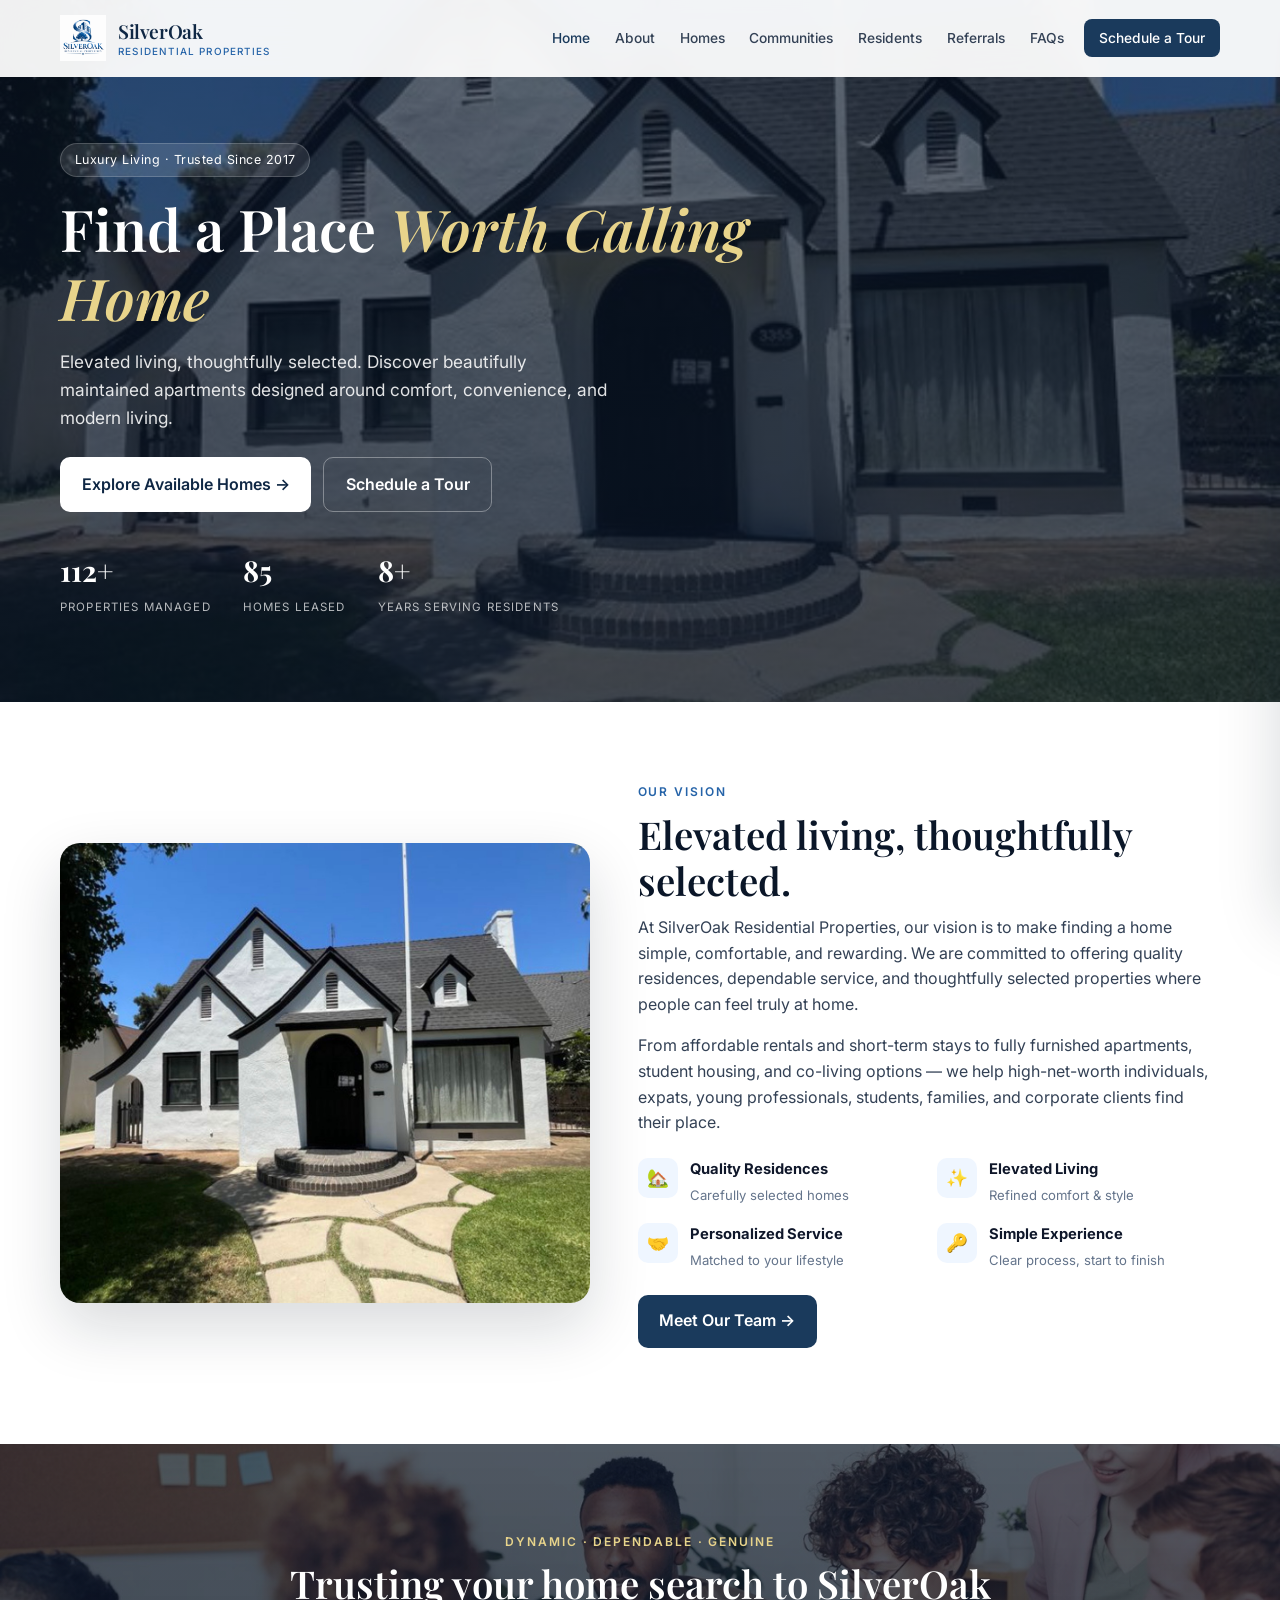
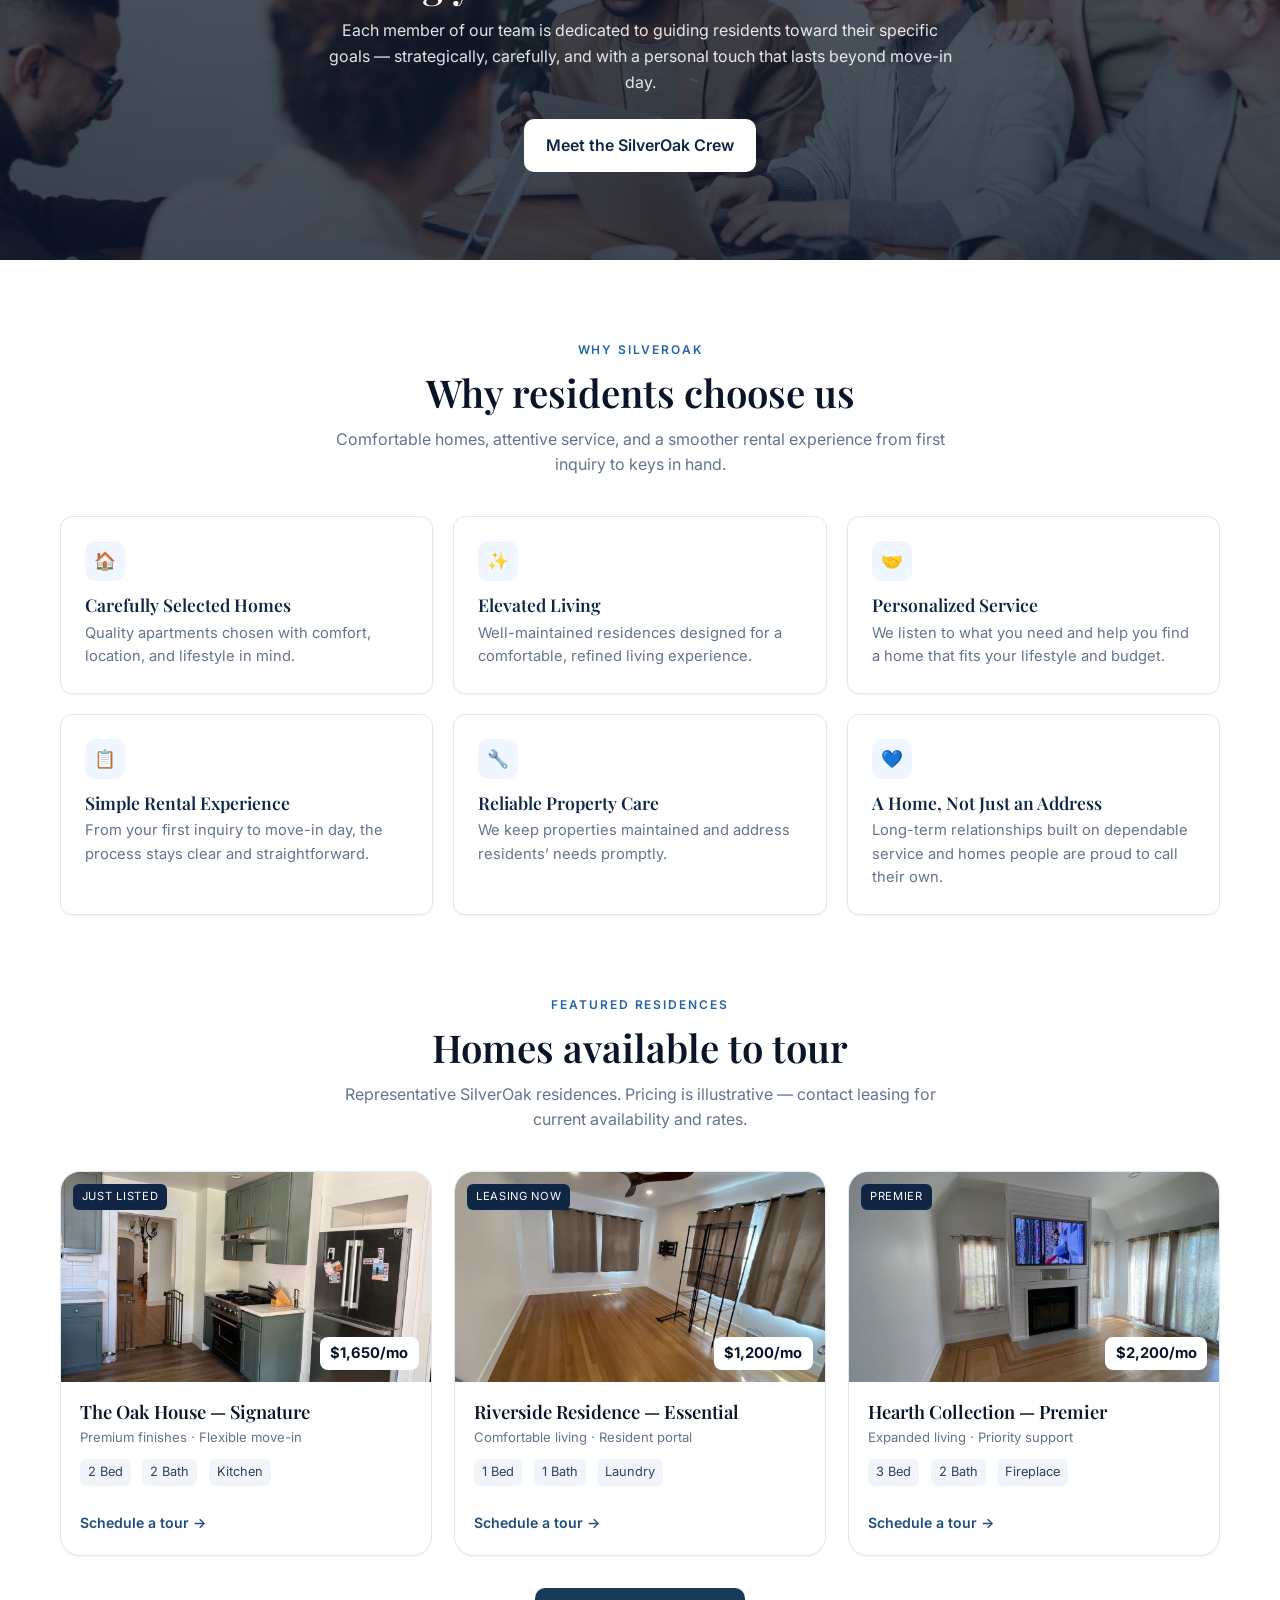
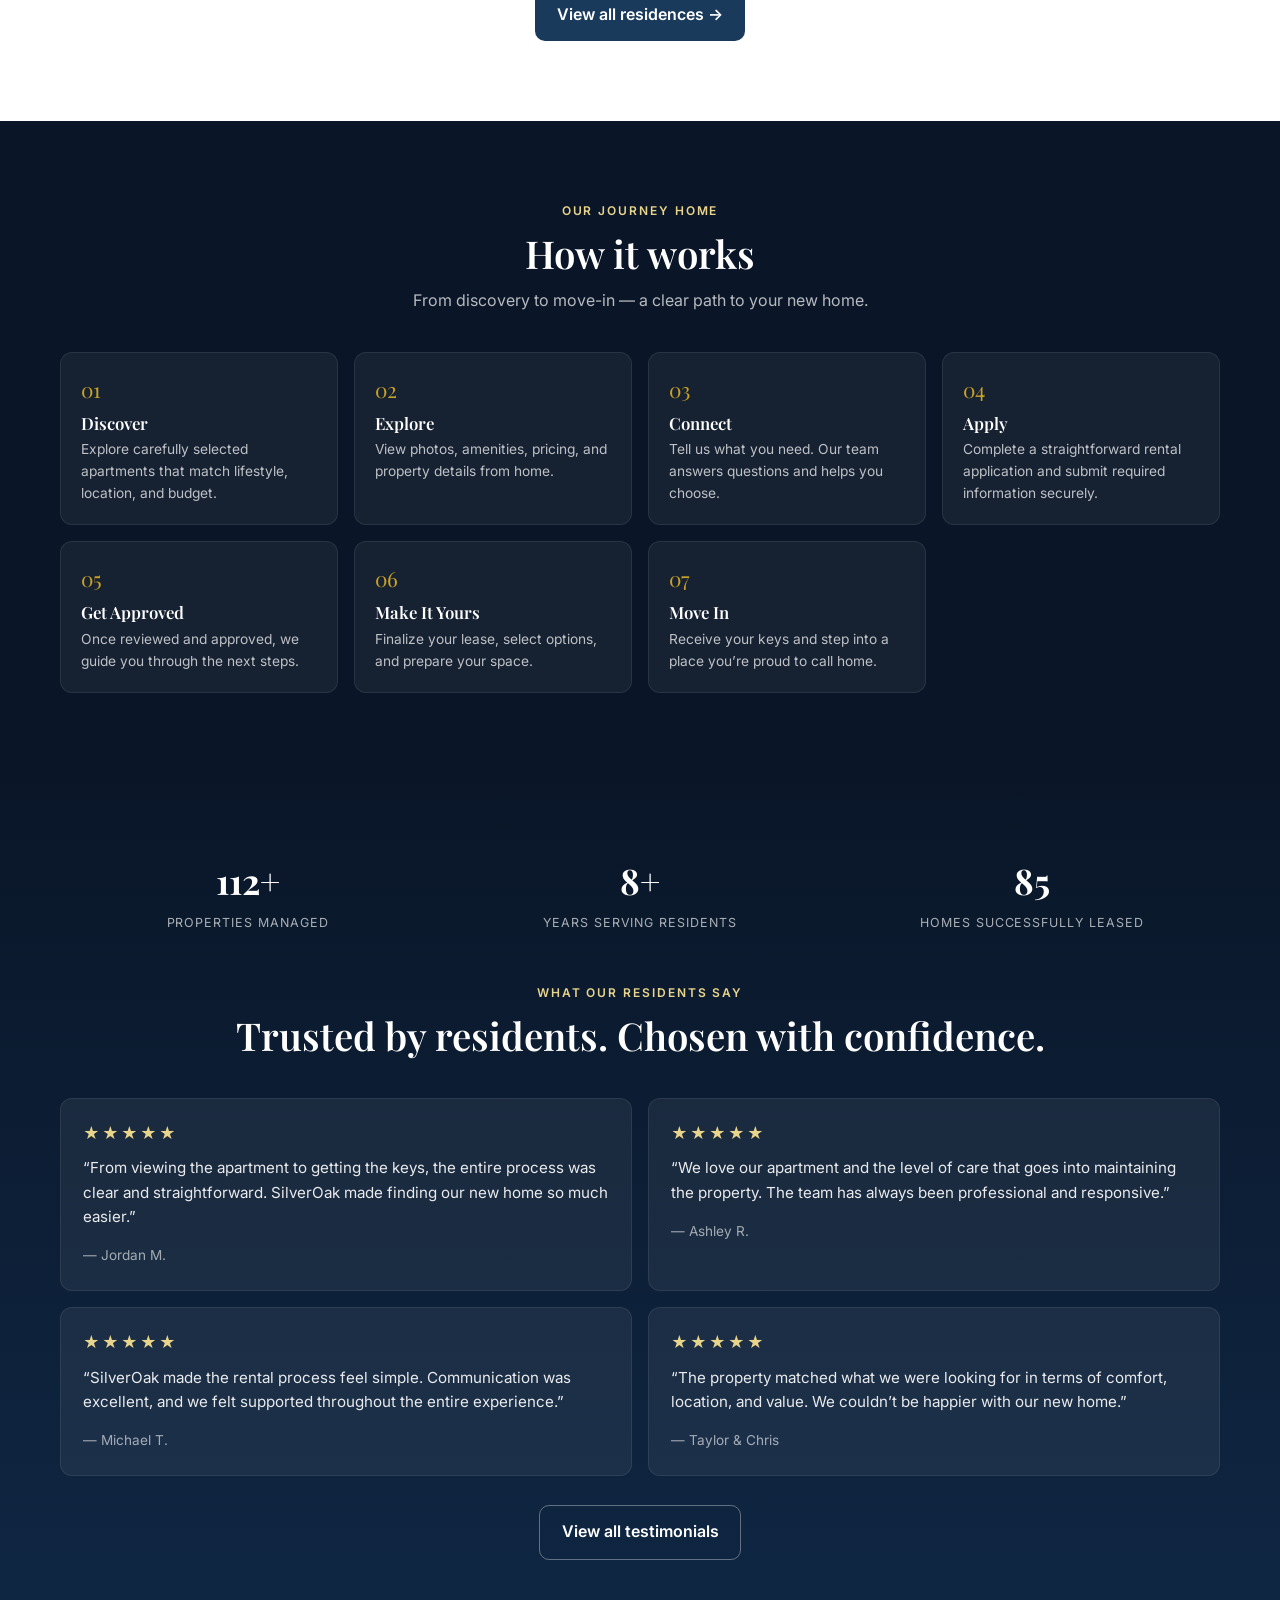
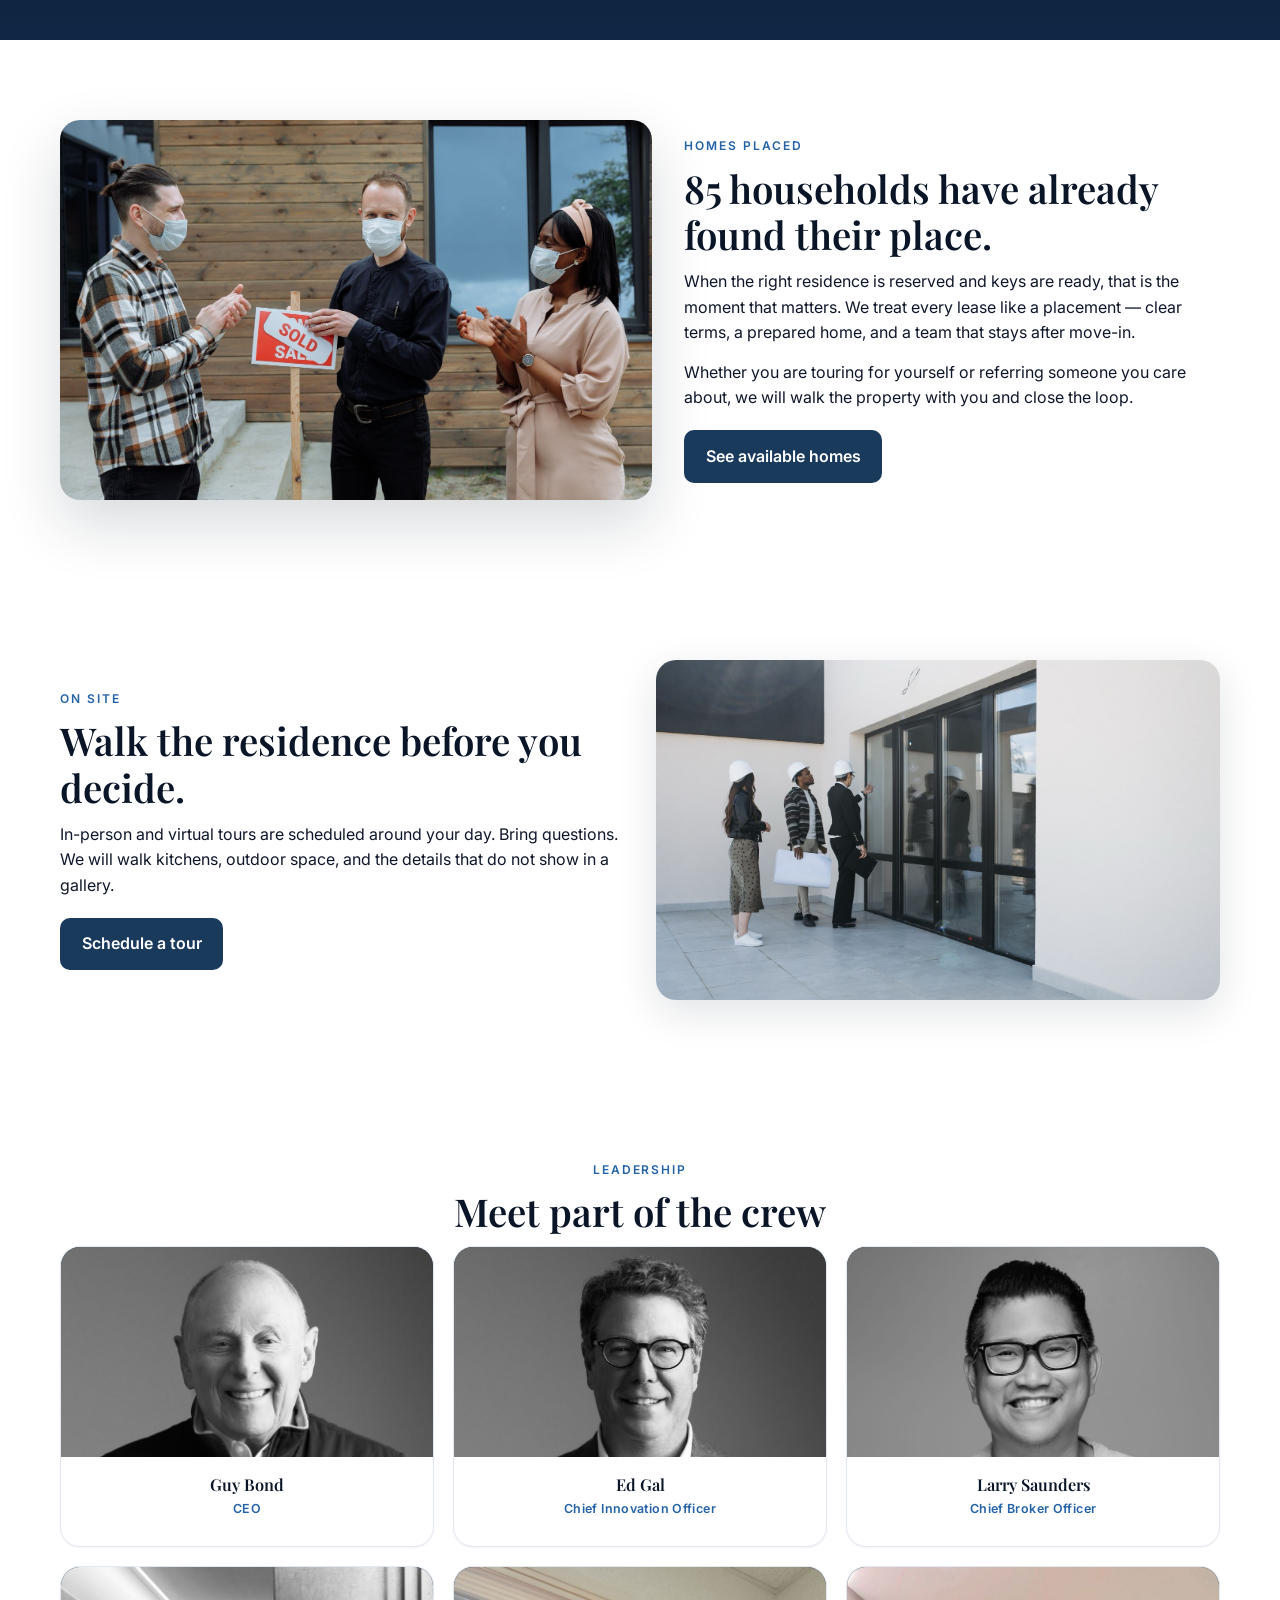
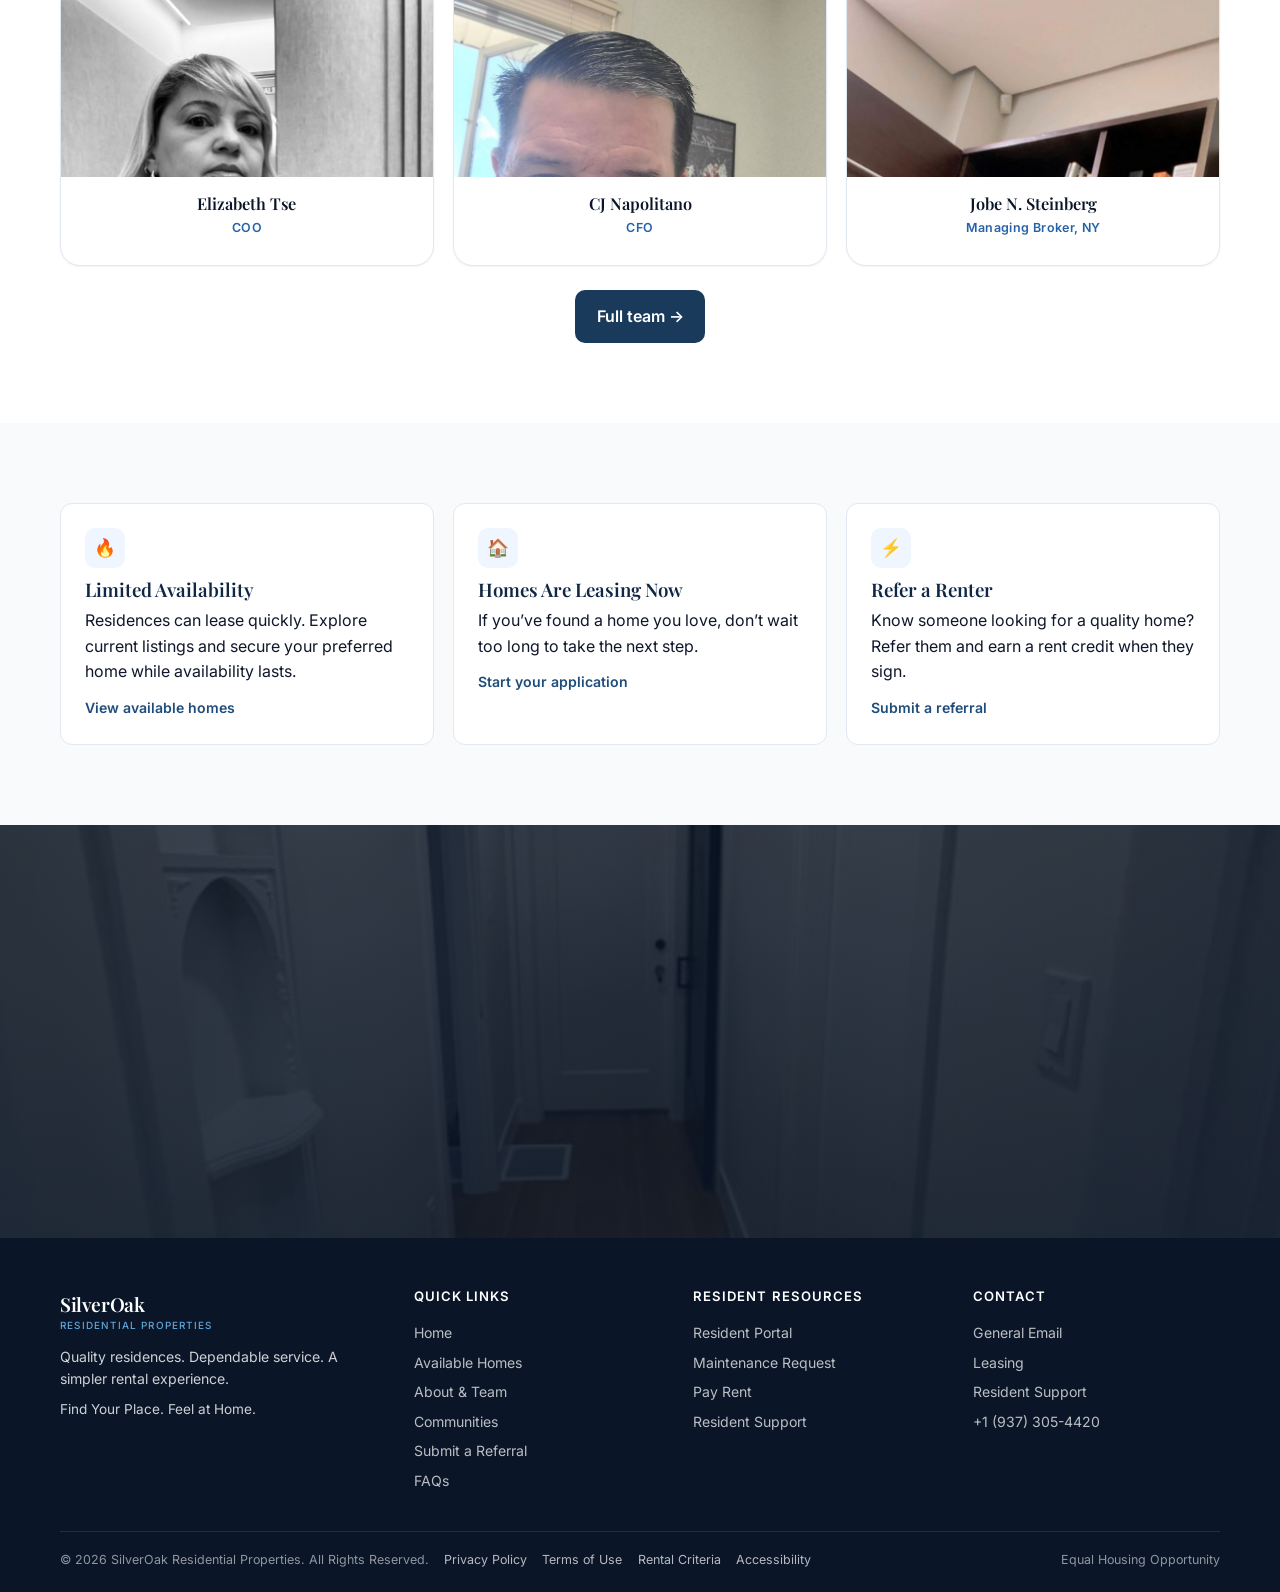
<file: index.html>
<!DOCTYPE html>
<html lang="en">
<head>
  <meta charset="UTF-8">
  <meta name="viewport" content="width=device-width, initial-scale=1.0">
  <meta name="description" content="SilverOak Residential Properties — Find Your Place. Feel at Home. Quality residences, dependable service, and a simpler rental experience.">
  <title>SilverOak Residential Properties | Find Your Place. Feel at Home.</title>
  <link rel="preconnect" href="https://fonts.googleapis.com">
  <link rel="preconnect" href="https://fonts.gstatic.com" crossorigin>
  <link href="https://fonts.googleapis.com/css2?family=Playfair+Display:wght@400;500;600;700&family=Inter:wght@300;400;500;600;700&display=swap" rel="stylesheet">
  <link rel="stylesheet" href="styles.css">
</head>
<body>
  <nav class="navbar" id="navbar">
    <div class="container nav-inner">
      <a href="index.html" class="logo">
        <img src="logo.png" alt="SilverOak Residential Properties" width="48" height="48">
        <div class="logo-text">SilverOak<span>Residential Properties</span></div>
      </a>
      <ul class="nav-links">
        <li><a href="index.html" class="active">Home</a></li>
        <li><a href="about.html">About</a></li>
        <li><a href="homes.html">Homes</a></li>
        <li><a href="communities.html">Communities</a></li>
        <li><a href="residents.html">Residents</a></li>
        <li><a href="referrals.html">Referrals</a></li>
        <li><a href="faq.html">FAQs</a></li>
        <li><a href="contact.html" class="nav-cta">Schedule a Tour</a></li>
      </ul>
      <button class="hamburger" id="hamburger" aria-label="Menu"><span></span><span></span><span></span></button>
    </div>
  </nav>
  <div class="mobile-menu" id="mobileMenu">
    <a href="index.html" onclick="closeMobile()">Home</a>
    <a href="about.html" onclick="closeMobile()">About &amp; Team</a>
    <a href="homes.html" onclick="closeMobile()">Available Homes</a>
    <a href="communities.html" onclick="closeMobile()">Communities</a>
    <a href="residents.html" onclick="closeMobile()">Residents</a>
    <a href="referrals.html" onclick="closeMobile()">Referrals</a>
    <a href="testimonials.html" onclick="closeMobile()">Testimonials</a>
    <a href="faq.html" onclick="closeMobile()">FAQs</a>
    <a href="contact.html" class="nav-cta" onclick="closeMobile()">Schedule a Tour</a>
  </div>

  <section class="hero photo" id="home">
    <div class="container">
      <div class="hero-content">
        <div class="hero-badge">Luxury Living · Trusted Since 2017</div>
        <h1>Find a Place <span>Worth Calling Home</span></h1>
        <p>Elevated living, thoughtfully selected. Discover beautifully maintained apartments designed around comfort, convenience, and modern living.</p>
        <div class="hero-ctas">
          <a href="homes.html" class="btn-primary">Explore Available Homes →</a>
          <a href="contact.html" class="btn-secondary">Schedule a Tour</a>
        </div>
        <div class="hero-stats">
          <div class="hero-stat"><strong>112+</strong><span>Properties Managed</span></div>
          <div class="hero-stat"><strong>85</strong><span>Homes Leased</span></div>
          <div class="hero-stat"><strong>8+</strong><span>Years Serving Residents</span></div>
        </div>
      </div>
    </div>
  </section>

  <section>
    <div class="container">
      <div class="about-grid">
        <div class="about-image reveal">
          <img src="gallery12.jpg" alt="SilverOak residence exterior">
        </div>
        <div class="about-content reveal">
          <span class="section-label">Our Vision</span>
          <h2 class="section-title">Elevated living, thoughtfully selected.</h2>
          <p>At SilverOak Residential Properties, our vision is to make finding a home simple, comfortable, and rewarding. We are committed to offering quality residences, dependable service, and thoughtfully selected properties where people can feel truly at home.</p>
          <p>From affordable rentals and short-term stays to fully furnished apartments, student housing, and co-living options — we help high-net-worth individuals, expats, young professionals, students, families, and corporate clients find their place.</p>
          <div class="about-features">
            <div class="about-feature"><div class="icon">🏡</div><div><strong>Quality Residences</strong><span>Carefully selected homes</span></div></div>
            <div class="about-feature"><div class="icon">✨</div><div><strong>Elevated Living</strong><span>Refined comfort &amp; style</span></div></div>
            <div class="about-feature"><div class="icon">🤝</div><div><strong>Personalized Service</strong><span>Matched to your lifestyle</span></div></div>
            <div class="about-feature"><div class="icon">🔑</div><div><strong>Simple Experience</strong><span>Clear process, start to finish</span></div></div>
          </div>
          <p style="margin-top:1.4rem"><a href="about.html" class="btn-navy">Meet Our Team →</a></p>
        </div>
      </div>
    </div>
  </section>

  <section class="band-photo band-meet">
    <div class="container reveal">
      <span class="section-label" style="color:var(--gold-light)">Dynamic · Dependable · Genuine</span>
      <h2>Trusting your home search to SilverOak</h2>
      <p>Each member of our team is dedicated to guiding residents toward their specific goals — strategically, carefully, and with a personal touch that lasts beyond move-in day.</p>
      <a href="about.html" class="btn-primary">Meet the SilverOak Crew</a>
    </div>
  </section>

  <section id="why">
    <div class="container">
      <div class="text-center reveal">
        <span class="section-label">Why SilverOak</span>
        <h2 class="section-title">Why residents choose us</h2>
        <p class="section-subtitle">Comfortable homes, attentive service, and a smoother rental experience from first inquiry to keys in hand.</p>
      </div>
      <div class="why-grid">
        <div class="why-card reveal"><div class="icon">🏠</div><h3>Carefully Selected Homes</h3><p>Quality apartments chosen with comfort, location, and lifestyle in mind.</p></div>
        <div class="why-card reveal"><div class="icon">✨</div><h3>Elevated Living</h3><p>Well-maintained residences designed for a comfortable, refined living experience.</p></div>
        <div class="why-card reveal"><div class="icon">🤝</div><h3>Personalized Service</h3><p>We listen to what you need and help you find a home that fits your lifestyle and budget.</p></div>
        <div class="why-card reveal"><div class="icon">📋</div><h3>Simple Rental Experience</h3><p>From your first inquiry to move-in day, the process stays clear and straightforward.</p></div>
        <div class="why-card reveal"><div class="icon">🔧</div><h3>Reliable Property Care</h3><p>We keep properties maintained and address residents’ needs promptly.</p></div>
        <div class="why-card reveal"><div class="icon">💙</div><h3>A Home, Not Just an Address</h3><p>Long-term relationships built on dependable service and homes people are proud to call their own.</p></div>
      </div>
    </div>
  </section>

  <section style="padding-top:0">
    <div class="container">
      <div class="text-center reveal">
        <span class="section-label">Featured Residences</span>
        <h2 class="section-title">Homes available to tour</h2>
        <p class="section-subtitle">Representative SilverOak residences. Pricing is illustrative — contact leasing for current availability and rates.</p>
      </div>
      <div class="homes-grid">
        <article class="home-card reveal">
          <div class="photo">
            <img src="gallery5.jpg" alt="The Oak House kitchen">
            <span class="home-badge">Just listed</span>
            <span class="home-price">$1,650/mo</span>
          </div>
          <div class="home-body">
            <h3>The Oak House — Signature</h3>
            <p class="home-meta">Premium finishes · Flexible move-in</p>
            <div class="home-specs"><span>2 Bed</span><span>2 Bath</span><span>Kitchen</span></div>
            <a href="contact.html" class="btn-sm">Schedule a tour →</a>
          </div>
        </article>
        <article class="home-card reveal">
          <div class="photo">
            <img src="gallery2.jpg" alt="Riverside living room">
            <span class="home-badge">Leasing now</span>
            <span class="home-price">$1,200/mo</span>
          </div>
          <div class="home-body">
            <h3>Riverside Residence — Essential</h3>
            <p class="home-meta">Comfortable living · Resident portal</p>
            <div class="home-specs"><span>1 Bed</span><span>1 Bath</span><span>Laundry</span></div>
            <a href="contact.html" class="btn-sm">Schedule a tour →</a>
          </div>
        </article>
        <article class="home-card reveal">
          <div class="photo">
            <img src="gallery9.jpg" alt="Premier living room with fireplace">
            <span class="home-badge">Premier</span>
            <span class="home-price">$2,200/mo</span>
          </div>
          <div class="home-body">
            <h3>Hearth Collection — Premier</h3>
            <p class="home-meta">Expanded living · Priority support</p>
            <div class="home-specs"><span>3 Bed</span><span>2 Bath</span><span>Fireplace</span></div>
            <a href="contact.html" class="btn-sm">Schedule a tour →</a>
          </div>
        </article>
      </div>
      <p class="text-center" style="margin-top:2rem"><a href="homes.html" class="btn-navy">View all residences →</a></p>
    </div>
  </section>

  <section class="journey" id="journey">
    <div class="container">
      <div class="text-center reveal">
        <span class="section-label">Our Journey Home</span>
        <h2 class="section-title">How it works</h2>
        <p class="section-subtitle">From discovery to move-in — a clear path to your new home.</p>
      </div>
      <div class="journey-steps">
        <div class="journey-step reveal"><div class="num">01</div><h3>Discover</h3><p>Explore carefully selected apartments that match lifestyle, location, and budget.</p></div>
        <div class="journey-step reveal"><div class="num">02</div><h3>Explore</h3><p>View photos, amenities, pricing, and property details from home.</p></div>
        <div class="journey-step reveal"><div class="num">03</div><h3>Connect</h3><p>Tell us what you need. Our team answers questions and helps you choose.</p></div>
        <div class="journey-step reveal"><div class="num">04</div><h3>Apply</h3><p>Complete a straightforward rental application and submit required information securely.</p></div>
        <div class="journey-step reveal"><div class="num">05</div><h3>Get Approved</h3><p>Once reviewed and approved, we guide you through the next steps.</p></div>
        <div class="journey-step reveal"><div class="num">06</div><h3>Make It Yours</h3><p>Finalize your lease, select options, and prepare your space.</p></div>
        <div class="journey-step reveal"><div class="num">07</div><h3>Move In</h3><p>Receive your keys and step into a place you’re proud to call home.</p></div>
      </div>
    </div>
  </section>

  <section class="social-proof" id="testimonials">
    <div class="container">
      <div class="stats-row reveal">
        <div class="stat-item"><strong>112+</strong><span>Properties Managed</span></div>
        <div class="stat-item"><strong>8+</strong><span>Years Serving Residents</span></div>
        <div class="stat-item"><strong>85</strong><span>Homes Successfully Leased</span></div>
      </div>
      <div class="text-center reveal" style="margin-bottom:2.5rem">
        <span class="section-label" style="color:var(--gold-light)">What Our Residents Say</span>
        <h2 class="section-title" style="color:white">Trusted by residents. Chosen with confidence.</h2>
      </div>
      <div class="testimonials-grid">
        <div class="testimonial reveal"><div class="stars">★★★★★</div><p>“From viewing the apartment to getting the keys, the entire process was clear and straightforward. SilverOak made finding our new home so much easier.”</p><cite>— Jordan M.</cite></div>
        <div class="testimonial reveal"><div class="stars">★★★★★</div><p>“We love our apartment and the level of care that goes into maintaining the property. The team has always been professional and responsive.”</p><cite>— Ashley R.</cite></div>
        <div class="testimonial reveal"><div class="stars">★★★★★</div><p>“SilverOak made the rental process feel simple. Communication was excellent, and we felt supported throughout the entire experience.”</p><cite>— Michael T.</cite></div>
        <div class="testimonial reveal"><div class="stars">★★★★★</div><p>“The property matched what we were looking for in terms of comfort, location, and value. We couldn’t be happier with our new home.”</p><cite>— Taylor &amp; Chris</cite></div>
      </div>
      <p class="text-center" style="margin-top:1.8rem"><a href="testimonials.html" class="btn-secondary">View all testimonials</a></p>
    </div>
  </section>

  <section>
    <div class="container">
      <div class="success-grid">
        <img class="reveal" src="sold-sign.jpg" alt="Residents celebrating a newly secured SilverOak home">
        <div class="reveal">
          <span class="section-label">Homes placed</span>
          <h2 class="section-title">85 households have already found their place.</h2>
          <p style="color:var(--gray-600);margin-bottom:0.85rem">When the right residence is reserved and keys are ready, that is the moment that matters. We treat every lease like a placement — clear terms, a prepared home, and a team that stays after move-in.</p>
          <p style="color:var(--gray-600);margin-bottom:1.2rem">Whether you are touring for yourself or referring someone you care about, we will walk the property with you and close the loop.</p>
          <a href="homes.html" class="btn-navy">See available homes</a>
        </div>
      </div>
    </div>
  </section>

  <section>
    <div class="container">
      <div class="media-split">
        <div class="reveal">
          <span class="section-label">On site</span>
          <h2 class="section-title">Walk the residence before you decide.</h2>
          <p style="color:var(--gray-600);margin-bottom:1.2rem">In-person and virtual tours are scheduled around your day. Bring questions. We will walk kitchens, outdoor space, and the details that do not show in a gallery.</p>
          <a href="contact.html" class="btn-navy">Schedule a tour</a>
        </div>
        <img class="reveal" src="property-walkthrough.jpg" alt="Touring a SilverOak residence">
      </div>
    </div>
  </section>

  <section>
    <div class="container">
      <div class="text-center reveal">
        <span class="section-label">Leadership</span>
        <h2 class="section-title">Meet part of the crew</h2>
      </div>
      <div class="team-grid" style="grid-template-columns:repeat(3,1fr)">
        <article class="team-card reveal"><div class="team-photo"><img src="team-guy-bond.jpg" alt="Guy Bond"></div><div class="team-body"><h3>Guy Bond</h3><div class="team-role">CEO</div></div></article>
        <article class="team-card reveal"><div class="team-photo"><img src="team-ed-gal.jpg" alt="Ed Gal"></div><div class="team-body"><h3>Ed Gal</h3><div class="team-role">Chief Innovation Officer</div></div></article>
        <article class="team-card reveal"><div class="team-photo"><img src="team-larry-saunders.jpg" alt="Larry Saunders"></div><div class="team-body"><h3>Larry Saunders</h3><div class="team-role">Chief Broker Officer</div></div></article>
        <article class="team-card reveal"><div class="team-photo"><img src="team-elizabeth-tse.jpg" alt="Elizabeth Tse"></div><div class="team-body"><h3>Elizabeth Tse</h3><div class="team-role">COO</div></div></article>
        <article class="team-card reveal"><div class="team-photo"><img src="team-cj-napolitano.jpg" alt="CJ Napolitano"></div><div class="team-body"><h3>CJ Napolitano</h3><div class="team-role">CFO</div></div></article>
        <article class="team-card reveal"><div class="team-photo"><img src="team-jobe-steinberg.jpg" alt="Jobe N. Steinberg"></div><div class="team-body"><h3>Jobe N. Steinberg</h3><div class="team-role">Managing Broker, NY</div></div></article>
      </div>
      <p class="text-center" style="margin-top:1.5rem"><a href="about.html" class="btn-navy">Full team →</a></p>
    </div>
  </section>

  <section class="urgency">
    <div class="container">
      <div class="urgency-cards">
        <div class="urgency-card reveal"><div class="icon">🔥</div><h3>Limited Availability</h3><p>Residences can lease quickly. Explore current listings and secure your preferred home while availability lasts.</p><a href="homes.html" class="btn-sm">View available homes</a></div>
        <div class="urgency-card reveal"><div class="icon">🏠</div><h3>Homes Are Leasing Now</h3><p>If you’ve found a home you love, don’t wait too long to take the next step.</p><a href="contact.html" class="btn-sm">Start your application</a></div>
        <div class="urgency-card reveal"><div class="icon">⚡</div><h3>Refer a Renter</h3><p>Know someone looking for a quality home? Refer them and earn a rent credit when they sign.</p><a href="referrals.html" class="btn-sm">Submit a referral</a></div>
      </div>
    </div>
  </section>

  <section class="final-cta">
    <div class="container reveal">
      <h2>Ready to find your next home?</h2>
      <p>With 85 homes successfully leased, 112+ properties managed, and 8+ years serving residents, SilverOak is committed to making your search simple and comfortable.</p>
      <p class="serif" style="font-size:1.35rem;color:var(--gold-light);margin-bottom:2rem">Find Your Place. Feel at Home.</p>
      <a href="homes.html" class="btn-primary">View available homes →</a>
    </div>
  </section>

  <footer>
    <div class="container">
      <div class="footer-grid">
        <div class="footer-brand">
          <div class="logo-text" style="color:white;margin-bottom:0.75rem">SilverOak<span style="color:var(--blue-300)">Residential Properties</span></div>
          <p>Quality residences. Dependable service. A simpler rental experience.</p>
          <p style="font-size:0.85rem">Find Your Place. Feel at Home.</p>
        </div>
        <div class="footer-col">
          <h4>Quick Links</h4>
          <ul>
            <li><a href="index.html">Home</a></li>
            <li><a href="homes.html">Available Homes</a></li>
            <li><a href="about.html">About &amp; Team</a></li>
            <li><a href="communities.html">Communities</a></li>
            <li><a href="referrals.html">Submit a Referral</a></li>
            <li><a href="faq.html">FAQs</a></li>
          </ul>
        </div>
        <div class="footer-col">
          <h4>Resident Resources</h4>
          <ul>
            <li><a href="residents.html">Resident Portal</a></li>
            <li><a href="residents.html#maintenance">Maintenance Request</a></li>
            <li><a href="residents.html#pay">Pay Rent</a></li>
            <li><a href="contact.html">Resident Support</a></li>
          </ul>
        </div>
        <div class="footer-col">
          <h4>Contact</h4>
          <ul>
            <li><a href="mailto:silveroakresidentialproperties@outlook.com">General Email</a></li>
            <li><a href="mailto:leasingsilveroakresidentialproperties@outlook.com">Leasing</a></li>
            <li><a href="mailto:Supsilveroakresidential126@outlook.com">Resident Support</a></li>
            <li><a href="tel:+19373054420">+1 (937) 305-4420</a></li>
          </ul>
        </div>
      </div>
      <div class="footer-bottom">
        <div>
          © 2026 SilverOak Residential Properties. All Rights Reserved.
          <a href="privacy.html">Privacy Policy</a>
          <a href="terms.html">Terms of Use</a>
          <a href="rental-criteria.html">Rental Criteria</a>
          <a href="accessibility.html">Accessibility</a>
        </div>
        <div class="equal-housing">Equal Housing Opportunity</div>
      </div>
    </div>
  </footer>
  <script src="main.js"></script>
</body>
</html>
</file>
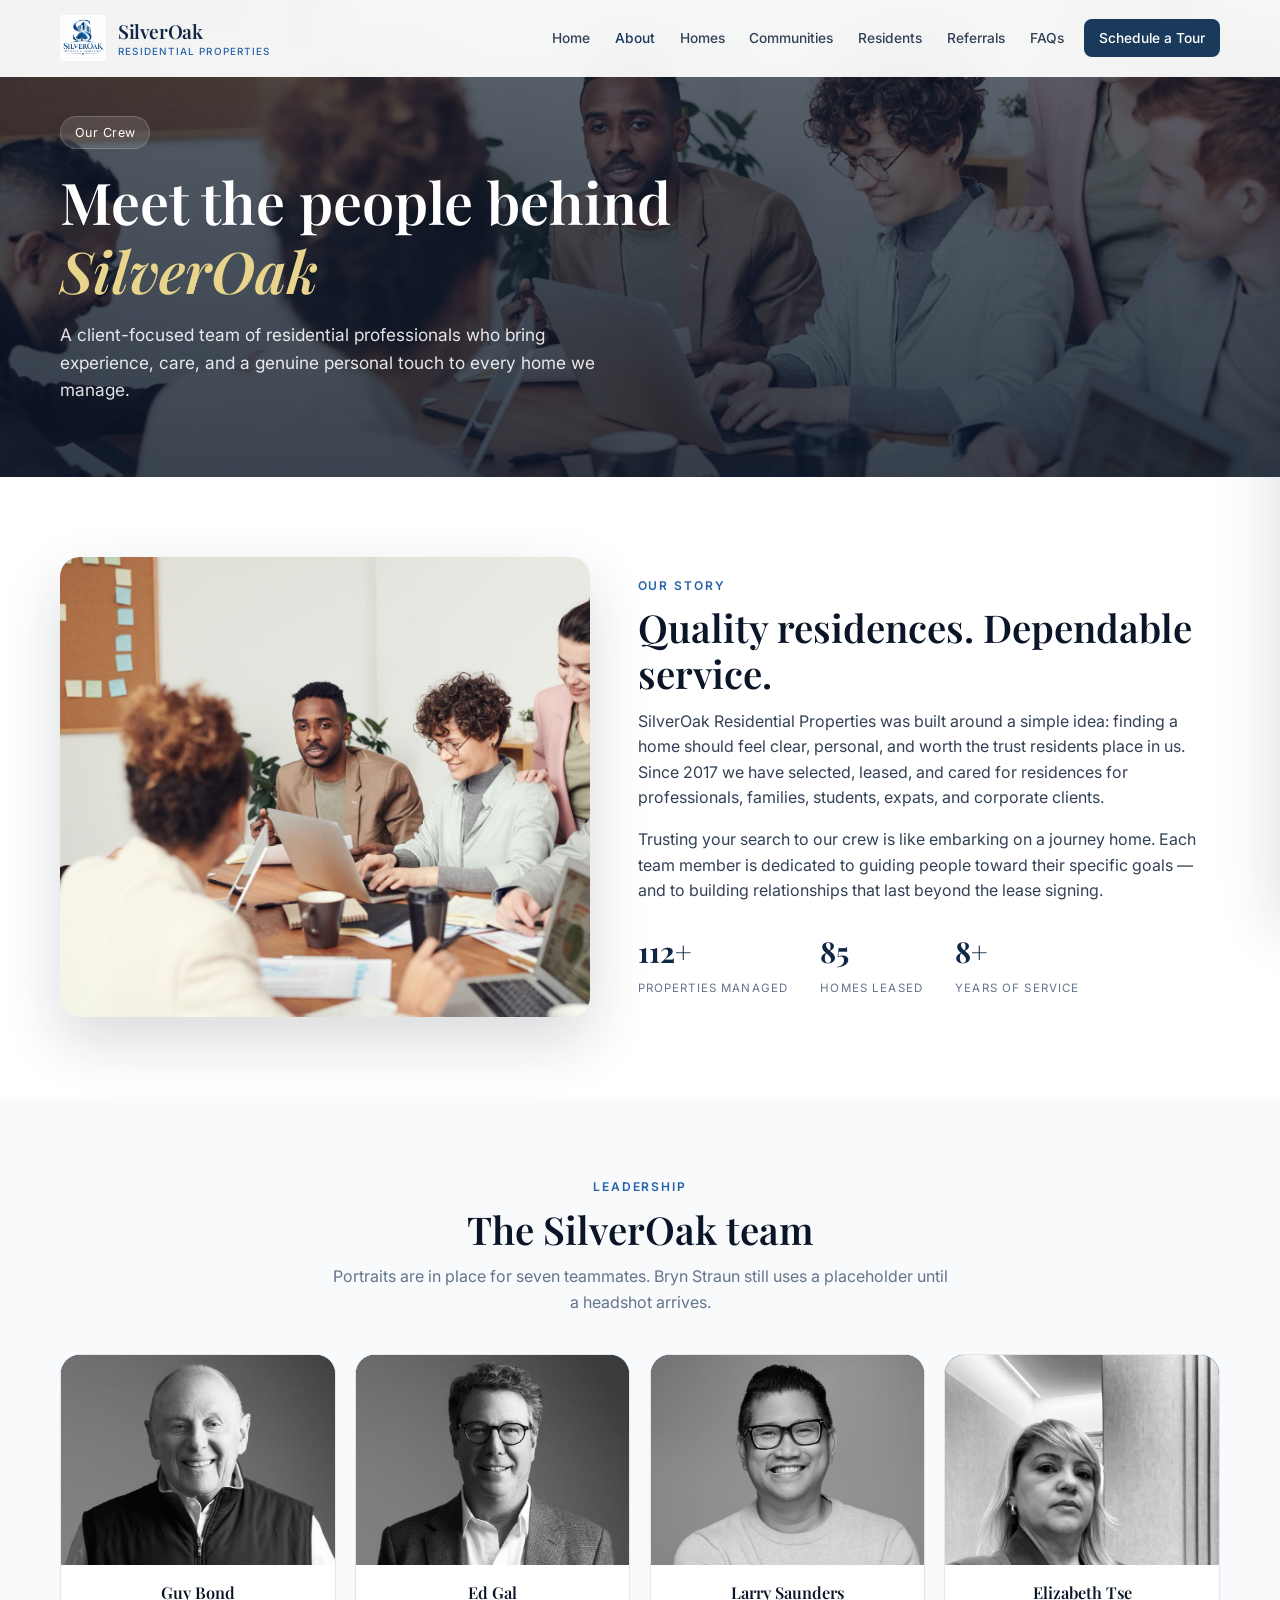
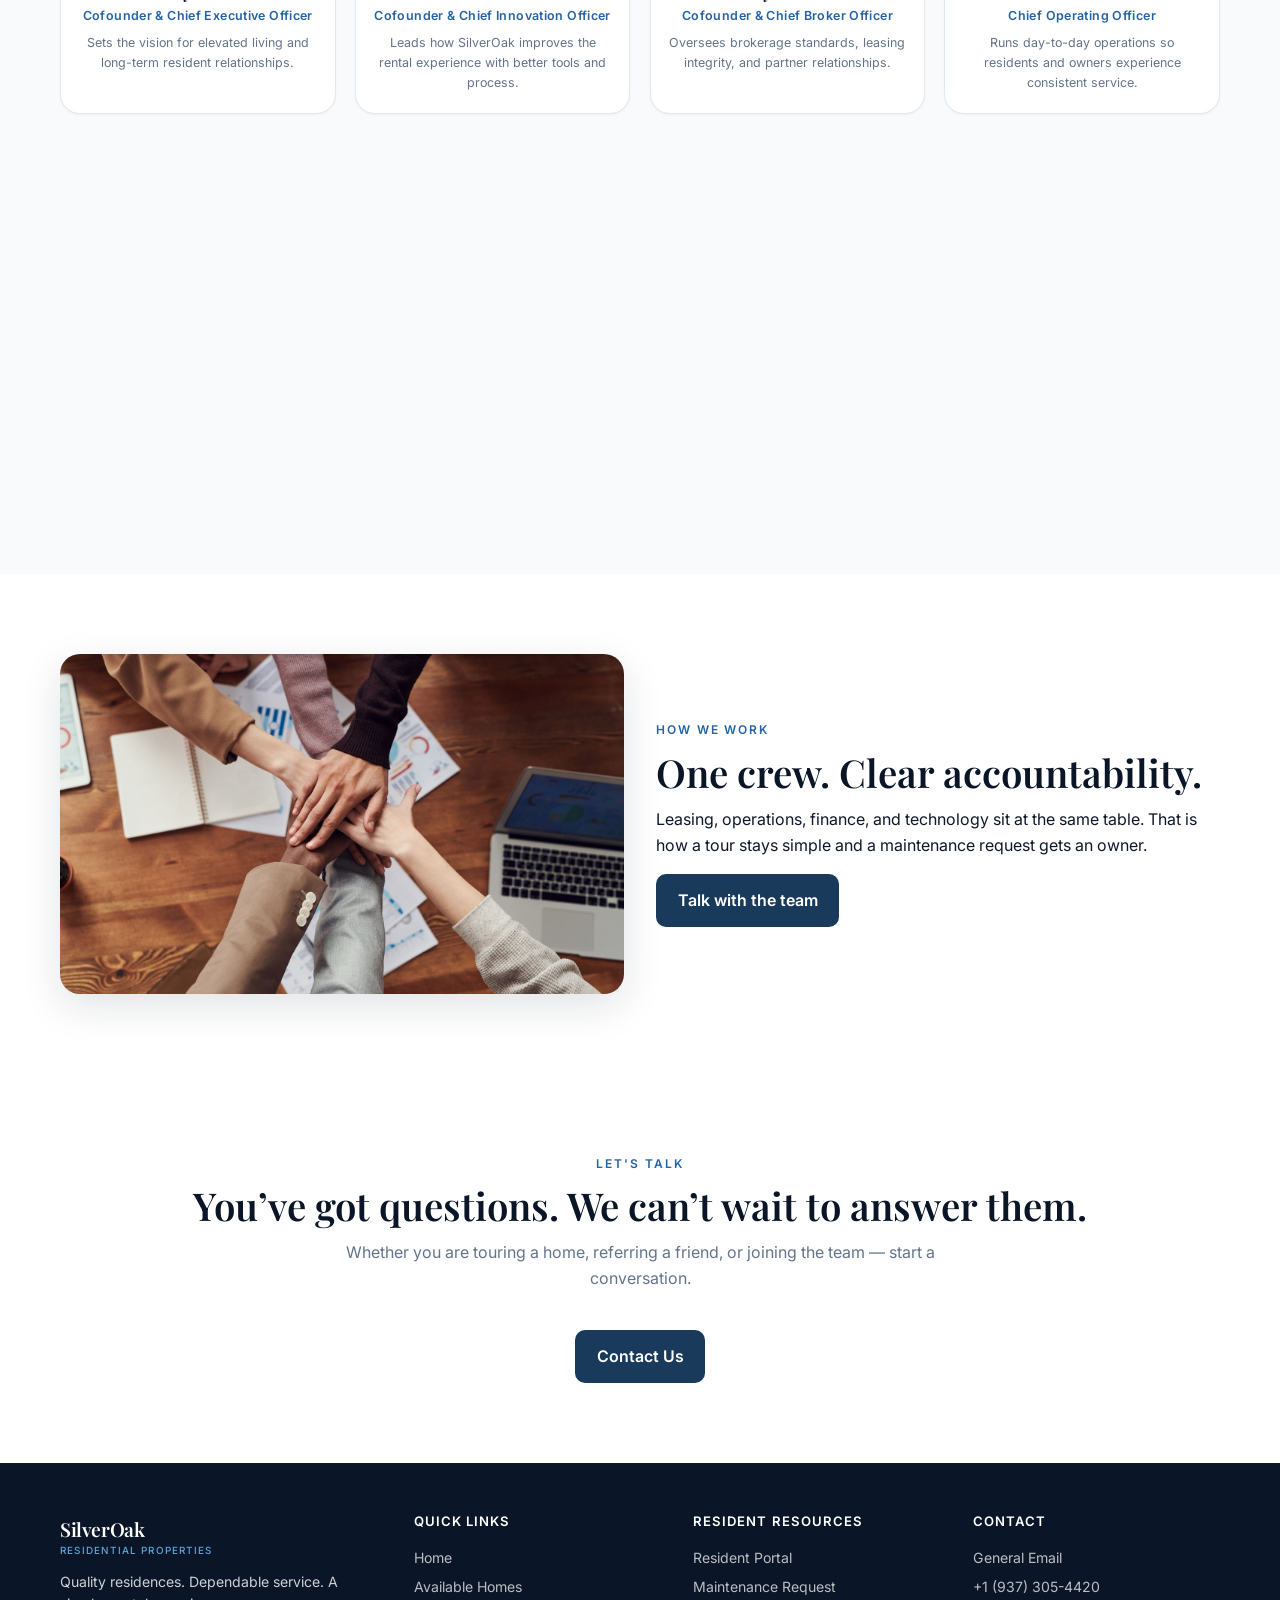
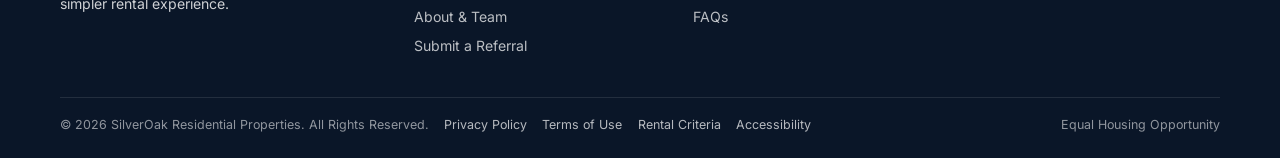
<file: about.html>
<!DOCTYPE html>
<html lang="en">
<head>
  <meta charset="UTF-8">
  <meta name="viewport" content="width=device-width, initial-scale=1.0">
  <meta name="description" content="Meet the SilverOak Residential Properties leadership team and learn our story.">
  <title>About &amp; Team | SilverOak Residential Properties</title>
  <link rel="preconnect" href="https://fonts.googleapis.com">
  <link rel="preconnect" href="https://fonts.gstatic.com" crossorigin>
  <link href="https://fonts.googleapis.com/css2?family=Playfair+Display:wght@400;500;600;700&family=Inter:wght@300;400;500;600;700&display=swap" rel="stylesheet">
  <link rel="stylesheet" href="styles.css">
</head>
<body>
  <nav class="navbar" id="navbar">
    <div class="container nav-inner">
      <a href="index.html" class="logo">
        <img src="logo.png" alt="SilverOak Residential Properties" width="48" height="48">
        <div class="logo-text">SilverOak<span>Residential Properties</span></div>
      </a>
      <ul class="nav-links">
        <li><a href="index.html">Home</a></li>
        <li><a href="about.html" class="active">About</a></li>
        <li><a href="homes.html">Homes</a></li>
        <li><a href="communities.html">Communities</a></li>
        <li><a href="residents.html">Residents</a></li>
        <li><a href="referrals.html">Referrals</a></li>
        <li><a href="faq.html">FAQs</a></li>
        <li><a href="contact.html" class="nav-cta">Schedule a Tour</a></li>
      </ul>
      <button class="hamburger" id="hamburger" aria-label="Menu"><span></span><span></span><span></span></button>
    </div>
  </nav>
  <div class="mobile-menu" id="mobileMenu">
    <a href="index.html" onclick="closeMobile()">Home</a>
    <a href="about.html" onclick="closeMobile()">About &amp; Team</a>
    <a href="homes.html" onclick="closeMobile()">Available Homes</a>
    <a href="communities.html" onclick="closeMobile()">Communities</a>
    <a href="residents.html" onclick="closeMobile()">Residents</a>
    <a href="referrals.html" onclick="closeMobile()">Referrals</a>
    <a href="faq.html" onclick="closeMobile()">FAQs</a>
    <a href="contact.html" class="nav-cta" onclick="closeMobile()">Schedule a Tour</a>
  </div>

  <section class="page-hero photo-meet">
    <div class="container">
      <div class="hero-content">
        <div class="hero-badge">Our Crew</div>
        <h1>Meet the people behind <span>SilverOak</span></h1>
        <p>A client-focused team of residential professionals who bring experience, care, and a genuine personal touch to every home we manage.</p>
      </div>
    </div>
  </section>

  <section>
    <div class="container">
      <div class="about-grid">
        <div class="about-image reveal"><img src="team-meeting.jpg" alt="SilverOak team collaborating"></div>
        <div class="about-content reveal">
          <span class="section-label">Our Story</span>
          <h2 class="section-title">Quality residences. Dependable service.</h2>
          <p>SilverOak Residential Properties was built around a simple idea: finding a home should feel clear, personal, and worth the trust residents place in us. Since 2017 we have selected, leased, and cared for residences for professionals, families, students, expats, and corporate clients.</p>
          <p>Trusting your search to our crew is like embarking on a journey home. Each team member is dedicated to guiding people toward their specific goals — and to building relationships that last beyond the lease signing.</p>
          <div class="hero-stats" style="color:var(--blue-900);margin-top:1.5rem">
            <div class="hero-stat"><strong style="color:var(--blue-800)">112+</strong><span style="color:var(--gray-500)">Properties Managed</span></div>
            <div class="hero-stat"><strong style="color:var(--blue-800)">85</strong><span style="color:var(--gray-500)">Homes Leased</span></div>
            <div class="hero-stat"><strong style="color:var(--blue-800)">8+</strong><span style="color:var(--gray-500)">Years of Service</span></div>
          </div>
        </div>
      </div>
    </div>
  </section>

  <section class="gallery" id="team">
    <div class="container">
      <div class="text-center reveal">
        <span class="section-label">Leadership</span>
        <h2 class="section-title">The SilverOak team</h2>
        <p class="section-subtitle">Portraits are in place for seven teammates. Bryn Straun still uses a placeholder until a headshot arrives.</p>
      </div>
      <div class="team-grid">
        <article class="team-card reveal">
          <div class="team-photo"><img src="team-guy-bond.jpg" alt="Guy Bond"></div>
          <div class="team-body">
            <h3>Guy Bond</h3>
            <div class="team-role">Cofounder &amp; Chief Executive Officer</div>
            <p class="team-loc">Sets the vision for elevated living and long-term resident relationships.</p>
          </div>
        </article>
        <article class="team-card reveal">
          <div class="team-photo"><img src="team-ed-gal.jpg" alt="Ed Gal"></div>
          <div class="team-body">
            <h3>Ed Gal</h3>
            <div class="team-role">Cofounder &amp; Chief Innovation Officer</div>
            <p class="team-loc">Leads how SilverOak improves the rental experience with better tools and process.</p>
          </div>
        </article>
        <article class="team-card reveal">
          <div class="team-photo"><img src="team-larry-saunders.jpg" alt="Larry Saunders"></div>
          <div class="team-body">
            <h3>Larry Saunders</h3>
            <div class="team-role">Cofounder &amp; Chief Broker Officer</div>
            <p class="team-loc">Oversees brokerage standards, leasing integrity, and partner relationships.</p>
          </div>
        </article>
        <article class="team-card reveal">
          <div class="team-photo"><img src="team-elizabeth-tse.jpg" alt="Elizabeth Tse"></div>
          <div class="team-body">
            <h3>Elizabeth Tse</h3>
            <div class="team-role">Chief Operating Officer</div>
            <p class="team-loc">Runs day-to-day operations so residents and owners experience consistent service.</p>
          </div>
        </article>
        <article class="team-card reveal">
          <div class="team-photo"><img src="team-cj-napolitano.jpg" alt="Carlos CJ Napolitano"></div>
          <div class="team-body">
            <h3>Carlos “CJ” Napolitano</h3>
            <div class="team-role">Chief Financial Officer</div>
            <p class="team-loc">Stewards financial discipline across the portfolio and resident accounting.</p>
          </div>
        </article>
        <article class="team-card reveal">
          <div class="team-photo"><img src="team-mckenna-darmian.jpg" alt="McKenna Darmian"></div>
          <div class="team-body">
            <h3>McKenna Darmian</h3>
            <div class="team-role">Chief Technology Officer</div>
            <p class="team-loc">Builds the digital experience behind tours, applications, and the resident portal.</p>
          </div>
        </article>
        <article class="team-card reveal">
          <div class="team-photo"><img src="team-jobe-steinberg.jpg" alt="Jobe N. Steinberg"></div>
          <div class="team-body">
            <h3>Jobe N. Steinberg</h3>
            <div class="team-role">Managing Broker of New York</div>
            <p class="team-loc">New York · Licensed managing broker supporting East Coast operations.</p>
          </div>
        </article>
        <article class="team-card reveal">
          <div class="team-photo"><div class="avatar-initials">BS</div><span class="placeholder-tag">Photo placeholder</span></div>
          <div class="team-body">
            <h3>Bryn Straun</h3>
            <div class="team-role">Bayside Real Estate Partners</div>
            <p class="team-loc">Manhattan Beach, CA · Coastal partnerships and resident placement.</p>
          </div>
        </article>
      </div>
    </div>
  </section>

  <section>
    <div class="container">
      <div class="media-split">
        <img class="reveal" src="hands-together.jpg" alt="SilverOak team working as one">
        <div class="reveal">
          <span class="section-label">How we work</span>
          <h2 class="section-title">One crew. Clear accountability.</h2>
          <p style="color:var(--gray-600);margin-bottom:1rem">Leasing, operations, finance, and technology sit at the same table. That is how a tour stays simple and a maintenance request gets an owner.</p>
          <a href="contact.html" class="btn-navy">Talk with the team</a>
        </div>
      </div>
    </div>
  </section>

  <section>
    <div class="container text-center reveal">
      <span class="section-label">Let's Talk</span>
      <h2 class="section-title">You’ve got questions. We can’t wait to answer them.</h2>
      <p class="section-subtitle">Whether you are touring a home, referring a friend, or joining the team — start a conversation.</p>
      <a href="contact.html" class="btn-navy">Contact Us</a>
    </div>
  </section>

  <footer>
    <div class="container">
      <div class="footer-grid">
        <div class="footer-brand">
          <div class="logo-text" style="color:white;margin-bottom:0.75rem">SilverOak<span style="color:var(--blue-300)">Residential Properties</span></div>
          <p>Quality residences. Dependable service. A simpler rental experience.</p>
        </div>
        <div class="footer-col"><h4>Quick Links</h4><ul>
          <li><a href="index.html">Home</a></li><li><a href="homes.html">Available Homes</a></li>
          <li><a href="about.html">About &amp; Team</a></li><li><a href="referrals.html">Submit a Referral</a></li>
        </ul></div>
        <div class="footer-col"><h4>Resident Resources</h4><ul>
          <li><a href="residents.html">Resident Portal</a></li><li><a href="residents.html#maintenance">Maintenance Request</a></li>
          <li><a href="faq.html">FAQs</a></li>
        </ul></div>
        <div class="footer-col"><h4>Contact</h4><ul>
          <li><a href="mailto:silveroakresidentialproperties@outlook.com">General Email</a></li>
          <li><a href="tel:+19373054420">+1 (937) 305-4420</a></li>
        </ul></div>
      </div>
      <div class="footer-bottom">
        <div>© 2026 SilverOak Residential Properties. All Rights Reserved. <a href="privacy.html">Privacy Policy</a> <a href="terms.html">Terms of Use</a> <a href="rental-criteria.html">Rental Criteria</a> <a href="accessibility.html">Accessibility</a></div>
        <div class="equal-housing">Equal Housing Opportunity</div>
      </div>
    </div>
  </footer>
  <script src="main.js"></script>
</body>
</html>
</file>
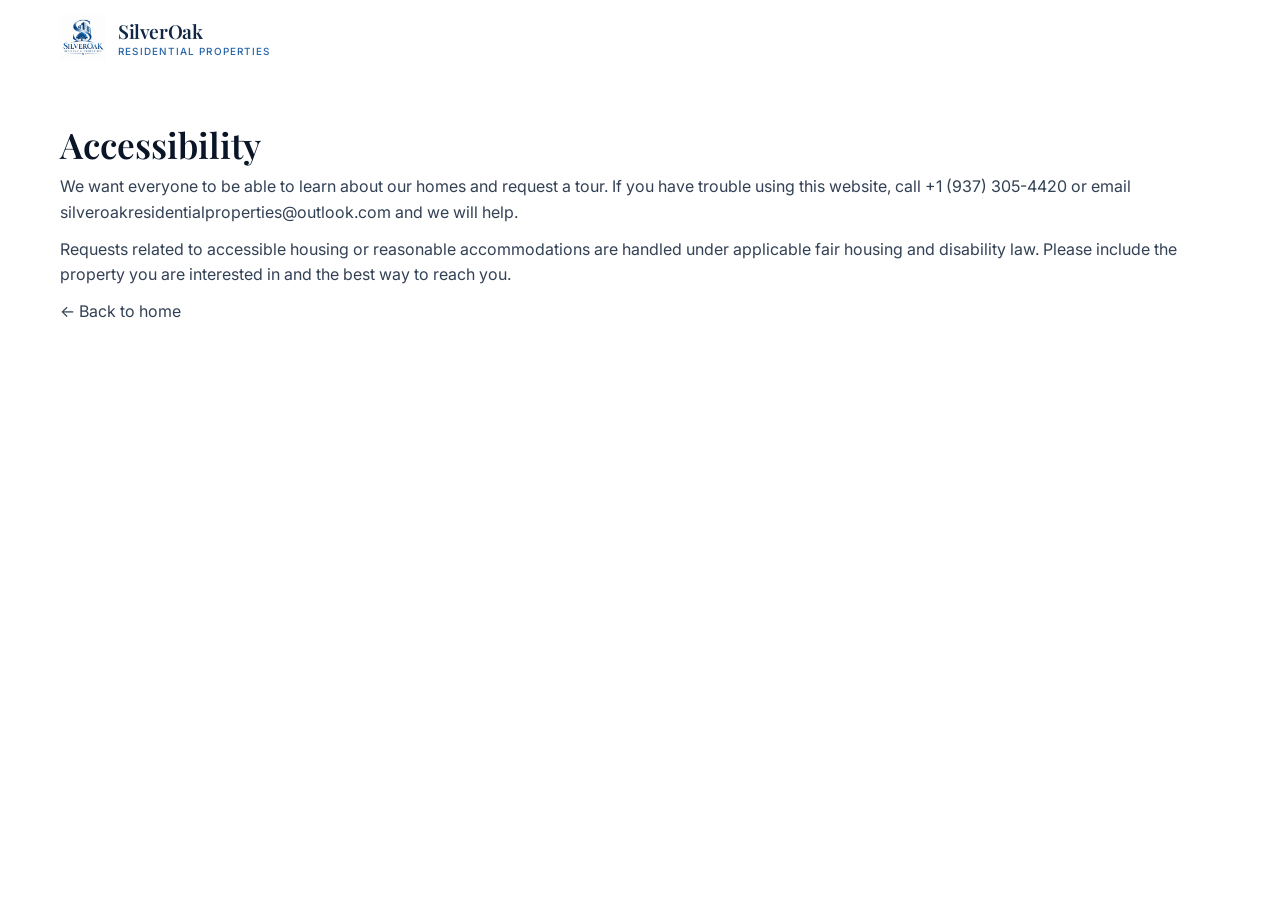
<file: accessibility.html>
<!DOCTYPE html>
<html lang="en">
<head>
  <meta charset="UTF-8">
  <meta name="viewport" content="width=device-width, initial-scale=1.0">
  <title>Accessibility | SilverOak Residential Properties</title>
  <link href="https://fonts.googleapis.com/css2?family=Playfair+Display:wght@600&family=Inter:wght@400;500;600&display=swap" rel="stylesheet">
  <link rel="stylesheet" href="styles.css">
</head>
<body>
  <nav class="navbar" id="navbar">
    <div class="container nav-inner">
      <a href="index.html" class="logo"><img src="logo.png" alt="SilverOak" width="48" height="48"><div class="logo-text">SilverOak<span>Residential Properties</span></div></a>
    </div>
  </nav>
  <div class="legal-wrap">
    <div class="container">
      <h1>Accessibility</h1>
      <p>We want everyone to be able to learn about our homes and request a tour. If you have trouble using this website, call +1 (937) 305-4420 or email silveroakresidentialproperties@outlook.com and we will help.</p>
      <p>Requests related to accessible housing or reasonable accommodations are handled under applicable fair housing and disability law. Please include the property you are interested in and the best way to reach you.</p>
      <p><a href="index.html">← Back to home</a></p>
    </div>
  </div>
  <script src="main.js"></script>
</body>
</html>
</file>
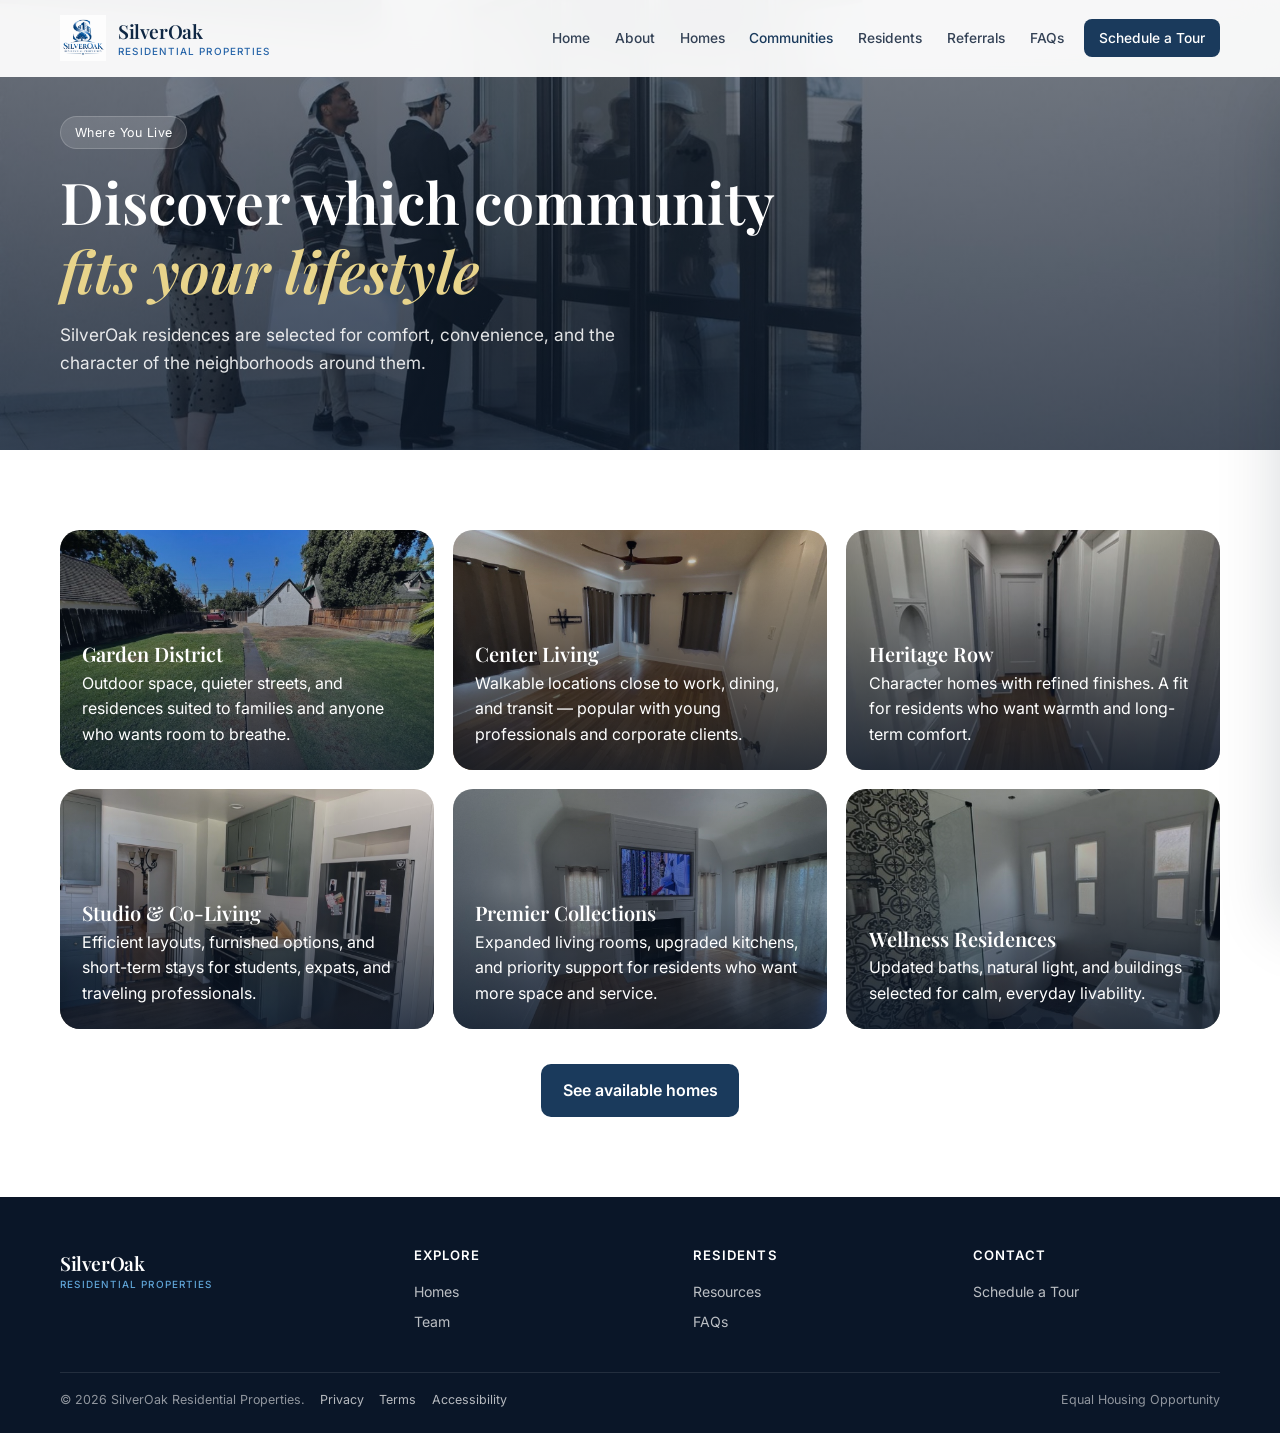
<file: communities.html>
<!DOCTYPE html>
<html lang="en">
<head>
  <meta charset="UTF-8">
  <meta name="viewport" content="width=device-width, initial-scale=1.0">
  <title>Communities | SilverOak Residential Properties</title>
  <link rel="preconnect" href="https://fonts.googleapis.com">
  <link rel="preconnect" href="https://fonts.gstatic.com" crossorigin>
  <link href="https://fonts.googleapis.com/css2?family=Playfair+Display:wght@400;500;600;700&family=Inter:wght@300;400;500;600;700&display=swap" rel="stylesheet">
  <link rel="stylesheet" href="styles.css">
</head>
<body>
  <nav class="navbar" id="navbar">
    <div class="container nav-inner">
      <a href="index.html" class="logo"><img src="logo.png" alt="SilverOak" width="48" height="48"><div class="logo-text">SilverOak<span>Residential Properties</span></div></a>
      <ul class="nav-links">
        <li><a href="index.html">Home</a></li>
        <li><a href="about.html">About</a></li>
        <li><a href="homes.html">Homes</a></li>
        <li><a href="communities.html" class="active">Communities</a></li>
        <li><a href="residents.html">Residents</a></li>
        <li><a href="referrals.html">Referrals</a></li>
        <li><a href="faq.html">FAQs</a></li>
        <li><a href="contact.html" class="nav-cta">Schedule a Tour</a></li>
      </ul>
      <button class="hamburger" id="hamburger" aria-label="Menu"><span></span><span></span><span></span></button>
    </div>
  </nav>
  <div class="mobile-menu" id="mobileMenu">
    <a href="index.html" onclick="closeMobile()">Home</a>
    <a href="communities.html" onclick="closeMobile()">Communities</a>
    <a href="contact.html" class="nav-cta" onclick="closeMobile()">Schedule a Tour</a>
  </div>

  <section class="page-hero photo-walk">
    <div class="container">
      <div class="hero-content">
        <div class="hero-badge">Where You Live</div>
        <h1>Discover which community <span>fits your lifestyle</span></h1>
        <p>SilverOak residences are selected for comfort, convenience, and the character of the neighborhoods around them.</p>
      </div>
    </div>
  </section>

  <section>
    <div class="container">
      <div class="communities-grid">
        <article class="community-card reveal">
          <img src="gallery10.jpg" alt="Garden-side residences">
          <div class="shade"></div>
          <div class="info"><h3>Garden District</h3><p>Outdoor space, quieter streets, and residences suited to families and anyone who wants room to breathe.</p></div>
        </article>
        <article class="community-card reveal">
          <img src="gallery3.jpg" alt="Bright urban living">
          <div class="shade"></div>
          <div class="info"><h3>Center Living</h3><p>Walkable locations close to work, dining, and transit — popular with young professionals and corporate clients.</p></div>
        </article>
        <article class="community-card reveal">
          <img src="gallery1.jpg" alt="Refined interior hallway">
          <div class="shade"></div>
          <div class="info"><h3>Heritage Row</h3><p>Character homes with refined finishes. A fit for residents who want warmth and long-term comfort.</p></div>
        </article>
        <article class="community-card reveal">
          <img src="gallery5.jpg" alt="Modern kitchen community">
          <div class="shade"></div>
          <div class="info"><h3>Studio &amp; Co-Living</h3><p>Efficient layouts, furnished options, and short-term stays for students, expats, and traveling professionals.</p></div>
        </article>
        <article class="community-card reveal">
          <img src="gallery9.jpg" alt="Premier living room">
          <div class="shade"></div>
          <div class="info"><h3>Premier Collections</h3><p>Expanded living rooms, upgraded kitchens, and priority support for residents who want more space and service.</p></div>
        </article>
        <article class="community-card reveal">
          <img src="gallery13.jpg" alt="Spa-like bathroom">
          <div class="shade"></div>
          <div class="info"><h3>Wellness Residences</h3><p>Updated baths, natural light, and buildings selected for calm, everyday livability.</p></div>
        </article>
      </div>
      <p class="text-center" style="margin-top:2.2rem"><a href="homes.html" class="btn-navy">See available homes</a></p>
    </div>
  </section>

  <footer>
    <div class="container">
      <div class="footer-grid">
        <div class="footer-brand"><div class="logo-text" style="color:white;margin-bottom:0.75rem">SilverOak<span style="color:var(--blue-300)">Residential Properties</span></div></div>
        <div class="footer-col"><h4>Explore</h4><ul><li><a href="homes.html">Homes</a></li><li><a href="about.html">Team</a></li></ul></div>
        <div class="footer-col"><h4>Residents</h4><ul><li><a href="residents.html">Resources</a></li><li><a href="faq.html">FAQs</a></li></ul></div>
        <div class="footer-col"><h4>Contact</h4><ul><li><a href="contact.html">Schedule a Tour</a></li></ul></div>
      </div>
      <div class="footer-bottom"><div>© 2026 SilverOak Residential Properties. <a href="privacy.html">Privacy</a> <a href="terms.html">Terms</a> <a href="accessibility.html">Accessibility</a></div><div class="equal-housing">Equal Housing Opportunity</div></div>
    </div>
  </footer>
  <script src="main.js"></script>
</body>
</html>
</file>
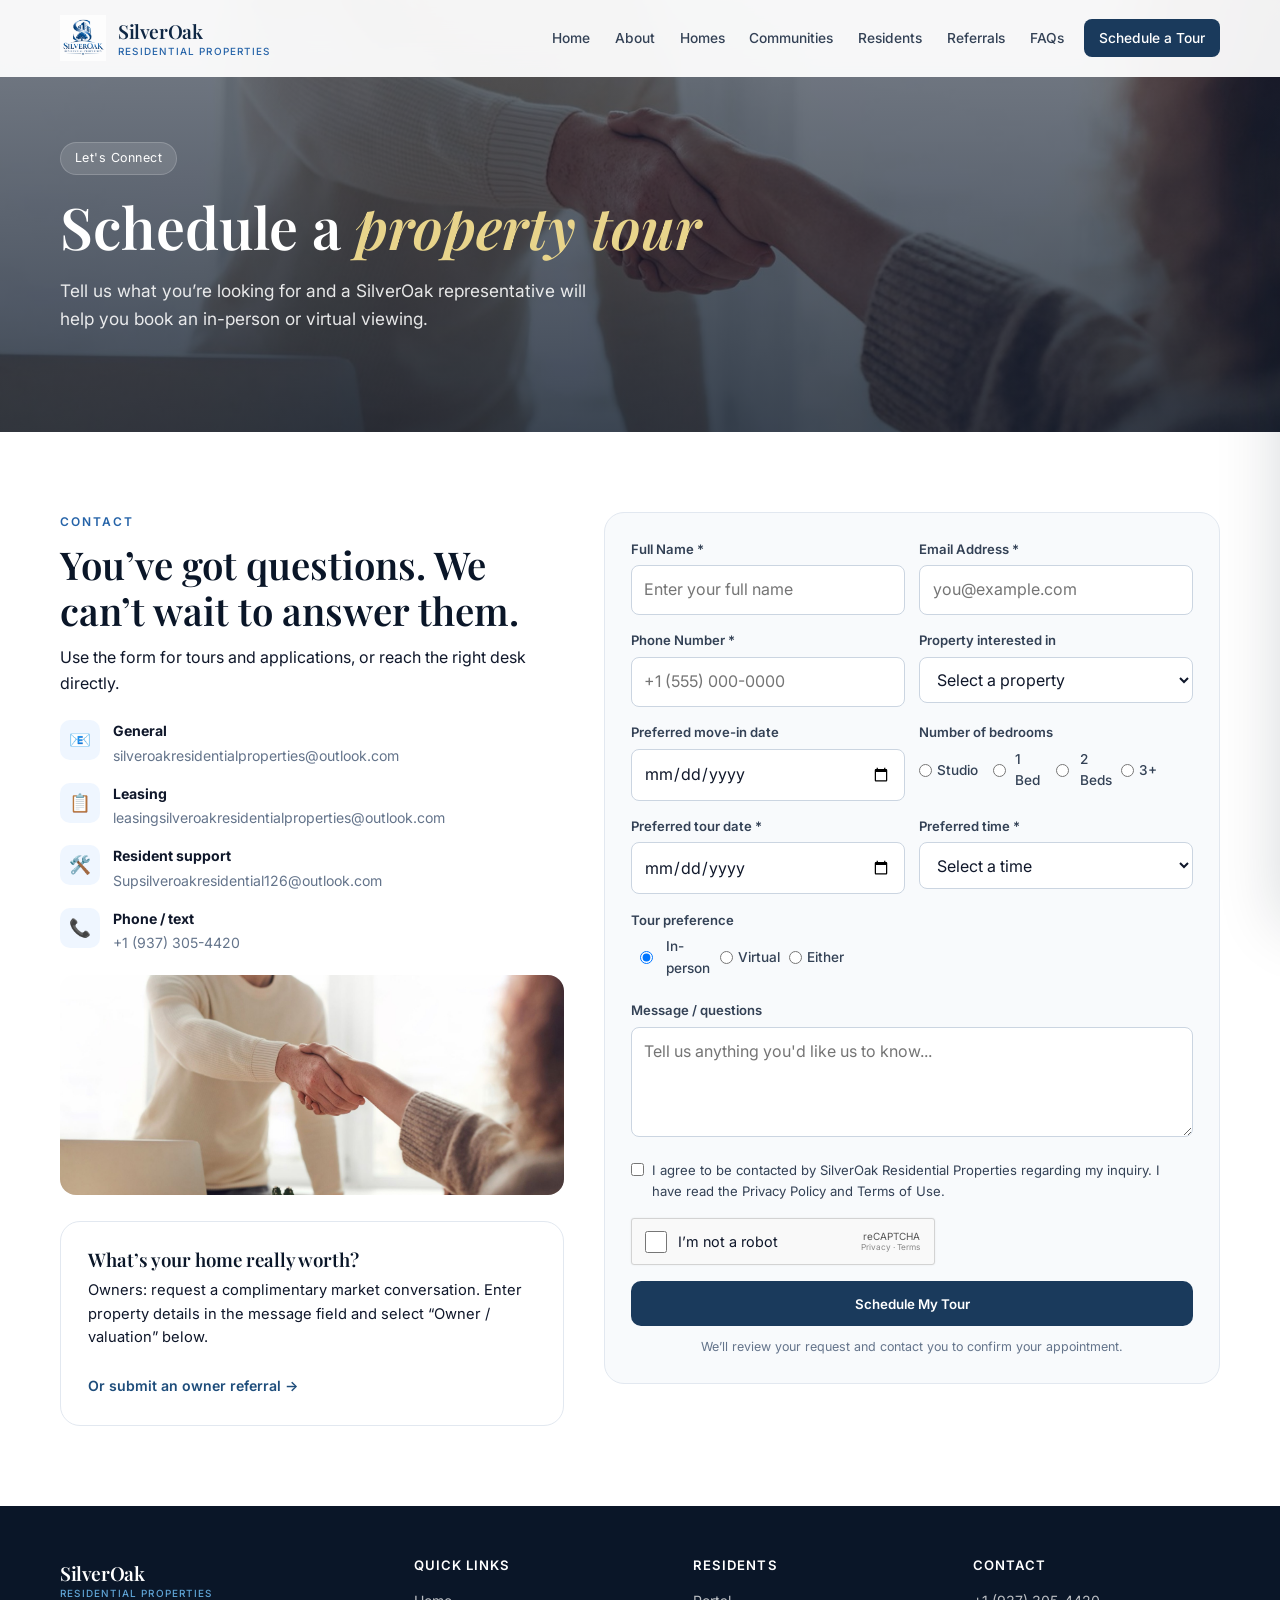
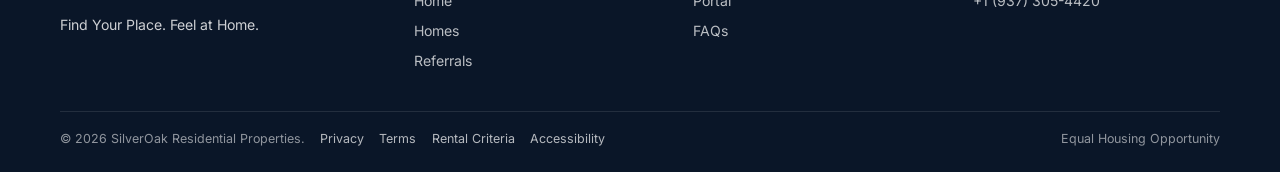
<file: contact.html>
<!DOCTYPE html>
<html lang="en">
<head>
  <meta charset="UTF-8">
  <meta name="viewport" content="width=device-width, initial-scale=1.0">
  <meta name="description" content="Schedule a SilverOak property tour or send a message to our leasing team.">
  <title>Contact &amp; Schedule a Tour | SilverOak Residential Properties</title>
  <link rel="preconnect" href="https://fonts.googleapis.com">
  <link rel="preconnect" href="https://fonts.gstatic.com" crossorigin>
  <link href="https://fonts.googleapis.com/css2?family=Playfair+Display:wght@400;500;600;700&family=Inter:wght@300;400;500;600;700&display=swap" rel="stylesheet">
  <link rel="stylesheet" href="styles.css">
</head>
<body>
  <nav class="navbar" id="navbar">
    <div class="container nav-inner">
      <a href="index.html" class="logo"><img src="logo.png" alt="SilverOak" width="48" height="48"><div class="logo-text">SilverOak<span>Residential Properties</span></div></a>
      <ul class="nav-links">
        <li><a href="index.html">Home</a></li>
        <li><a href="about.html">About</a></li>
        <li><a href="homes.html">Homes</a></li>
        <li><a href="communities.html">Communities</a></li>
        <li><a href="residents.html">Residents</a></li>
        <li><a href="referrals.html">Referrals</a></li>
        <li><a href="faq.html">FAQs</a></li>
        <li><a href="contact.html" class="nav-cta">Schedule a Tour</a></li>
      </ul>
      <button class="hamburger" id="hamburger" aria-label="Menu"><span></span><span></span><span></span></button>
    </div>
  </nav>
  <div class="mobile-menu" id="mobileMenu">
    <a href="index.html" onclick="closeMobile()">Home</a>
    <a href="about.html" onclick="closeMobile()">About</a>
    <a href="homes.html" onclick="closeMobile()">Homes</a>
    <a href="contact.html" class="nav-cta" onclick="closeMobile()">Schedule a Tour</a>
  </div>

  <section class="page-hero photo-shake">
    <div class="container">
      <div class="hero-content">
        <div class="hero-badge">Let's Connect</div>
        <h1>Schedule a <span>property tour</span></h1>
        <p>Tell us what you’re looking for and a SilverOak representative will help you book an in-person or virtual viewing.</p>
      </div>
    </div>
  </section>

  <section class="booking">
    <div class="container">
      <div class="booking-grid">
        <div class="booking-info reveal">
          <span class="section-label">Contact</span>
          <h2 class="section-title">You’ve got questions. We can’t wait to answer them.</h2>
          <p>Use the form for tours and applications, or reach the right desk directly.</p>
          <div class="contact-methods">
            <div class="contact-method"><div class="icon">📧</div><div><strong>General</strong><span><a href="mailto:silveroakresidentialproperties@outlook.com">silveroakresidentialproperties@outlook.com</a></span></div></div>
            <div class="contact-method"><div class="icon">📋</div><div><strong>Leasing</strong><span><a href="mailto:leasingsilveroakresidentialproperties@outlook.com">leasingsilveroakresidentialproperties@outlook.com</a></span></div></div>
            <div class="contact-method"><div class="icon">🛠️</div><div><strong>Resident support</strong><span><a href="mailto:Supsilveroakresidential126@outlook.com">Supsilveroakresidential126@outlook.com</a></span></div></div>
            <div class="contact-method"><div class="icon">📞</div><div><strong>Phone / text</strong><span><a href="tel:+19373054420">+1 (937) 305-4420</a></span></div></div>
          </div>
          <img src="handshake-meeting.jpg" alt="Meeting with SilverOak leasing" style="width:100%;height:220px;object-fit:cover;border-radius:16px;margin:1.2rem 0 0.4rem">
          <div class="ref-card" style="margin-top:1.6rem">
            <h3>What’s your home really worth?</h3>
            <p style="color:var(--gray-600);margin:0.4rem 0 0.8rem;font-size:0.92rem">Owners: request a complimentary market conversation. Enter property details in the message field and select “Owner / valuation” below.</p>
            <a href="referrals.html" class="btn-sm">Or submit an owner referral →</a>
          </div>
        </div>
        <div class="booking-form reveal">
          <form action="https://formsubmit.co/leasingsilveroakresidentialproperties@outlook.com" method="POST" onsubmit="return handleForm(event, 'Schedule My Tour')">
            <input type="hidden" name="_subject" value="SilverOak tour request">
            <input type="hidden" name="_template" value="table">
            <input type="hidden" name="_captcha" value="false">
            <input type="hidden" name="_next" value="https://silveroakresidentialproperties.online/contact.html">
            <input type="text" name="_honey" class="honeypot" tabindex="-1" autocomplete="off">
            <div class="form-row">
              <div class="form-group"><label for="fullName">Full Name *</label><input type="text" id="fullName" name="fullName" required placeholder="Enter your full name"></div>
              <div class="form-group"><label for="email">Email Address *</label><input type="email" id="email" name="email" required placeholder="you@example.com"></div>
            </div>
            <div class="form-row">
              <div class="form-group"><label for="phone">Phone Number *</label><input type="tel" id="phone" name="phone" required placeholder="+1 (555) 000-0000"></div>
              <div class="form-group"><label for="property">Property interested in</label>
                <select id="property" name="property">
                  <option value="">Select a property</option>
                  <option>The Oak House — Signature</option>
                  <option>Riverside Residence — Essential</option>
                  <option>Hearth Collection — Premier</option>
                  <option>Atrium Suite — Signature</option>
                  <option>Garden Court — Premier</option>
                  <option>Harbor Dining Loft — Essential</option>
                  <option>Owner / valuation</option>
                  <option>Other / not sure</option>
                </select>
              </div>
            </div>
            <div class="form-row">
              <div class="form-group"><label for="moveIn">Preferred move-in date</label><input type="date" id="moveIn" name="moveIn"></div>
              <div class="form-group"><label>Number of bedrooms</label>
                <div class="radio-group">
                  <label><input type="radio" name="bedrooms" value="studio"> Studio</label>
                  <label><input type="radio" name="bedrooms" value="1"> 1 Bed</label>
                  <label><input type="radio" name="bedrooms" value="2"> 2 Beds</label>
                  <label><input type="radio" name="bedrooms" value="3+"> 3+</label>
                </div>
              </div>
            </div>
            <div class="form-row">
              <div class="form-group"><label for="prefDate">Preferred tour date *</label><input type="date" id="prefDate" name="prefDate" required></div>
              <div class="form-group"><label for="prefTime">Preferred time *</label>
                <select id="prefTime" name="prefTime" required>
                  <option value="">Select a time</option>
                  <option value="morning">Morning (9am–12pm)</option>
                  <option value="afternoon">Afternoon (12pm–4pm)</option>
                  <option value="evening">Evening (4pm–7pm)</option>
                </select>
              </div>
            </div>
            <div class="form-group"><label>Tour preference</label>
              <div class="radio-group">
                <label><input type="radio" name="tourType" value="in-person" checked> In-person</label>
                <label><input type="radio" name="tourType" value="virtual"> Virtual</label>
                <label><input type="radio" name="tourType" value="either"> Either</label>
              </div>
            </div>
            <div class="form-group"><label for="message">Message / questions</label><textarea id="message" name="message" placeholder="Tell us anything you'd like us to know..."></textarea></div>
            <div class="checkbox-group">
              <input type="checkbox" id="consent" name="consent" required>
              <label for="consent">I agree to be contacted by SilverOak Residential Properties regarding my inquiry. I have read the Privacy Policy and Terms of Use.</label>
            </div>
            <div class="captcha-box">
              <label><input type="checkbox" id="captchaCheck"> I’m not a robot</label>
              <div class="captcha-brand">reCAPTCHA<small>Privacy · Terms</small></div>
            </div>
            <p class="captcha-error">Please confirm you are not a robot.</p>
            <button type="submit" class="form-submit">Schedule My Tour</button>
            <p class="form-note">We’ll review your request and contact you to confirm your appointment.</p>
          </form>
        </div>
      </div>
    </div>
  </section>

  <footer>
    <div class="container">
      <div class="footer-grid">
        <div class="footer-brand"><div class="logo-text" style="color:white;margin-bottom:0.75rem">SilverOak<span style="color:var(--blue-300)">Residential Properties</span></div><p>Find Your Place. Feel at Home.</p></div>
        <div class="footer-col"><h4>Quick Links</h4><ul><li><a href="index.html">Home</a></li><li><a href="homes.html">Homes</a></li><li><a href="referrals.html">Referrals</a></li></ul></div>
        <div class="footer-col"><h4>Residents</h4><ul><li><a href="residents.html">Portal</a></li><li><a href="faq.html">FAQs</a></li></ul></div>
        <div class="footer-col"><h4>Contact</h4><ul><li><a href="tel:+19373054420">+1 (937) 305-4420</a></li></ul></div>
      </div>
      <div class="footer-bottom"><div>© 2026 SilverOak Residential Properties. <a href="privacy.html">Privacy</a> <a href="terms.html">Terms</a> <a href="rental-criteria.html">Rental Criteria</a> <a href="accessibility.html">Accessibility</a></div><div class="equal-housing">Equal Housing Opportunity</div></div>
    </div>
  </footer>
  <script src="main.js"></script>
</body>
</html>
</file>
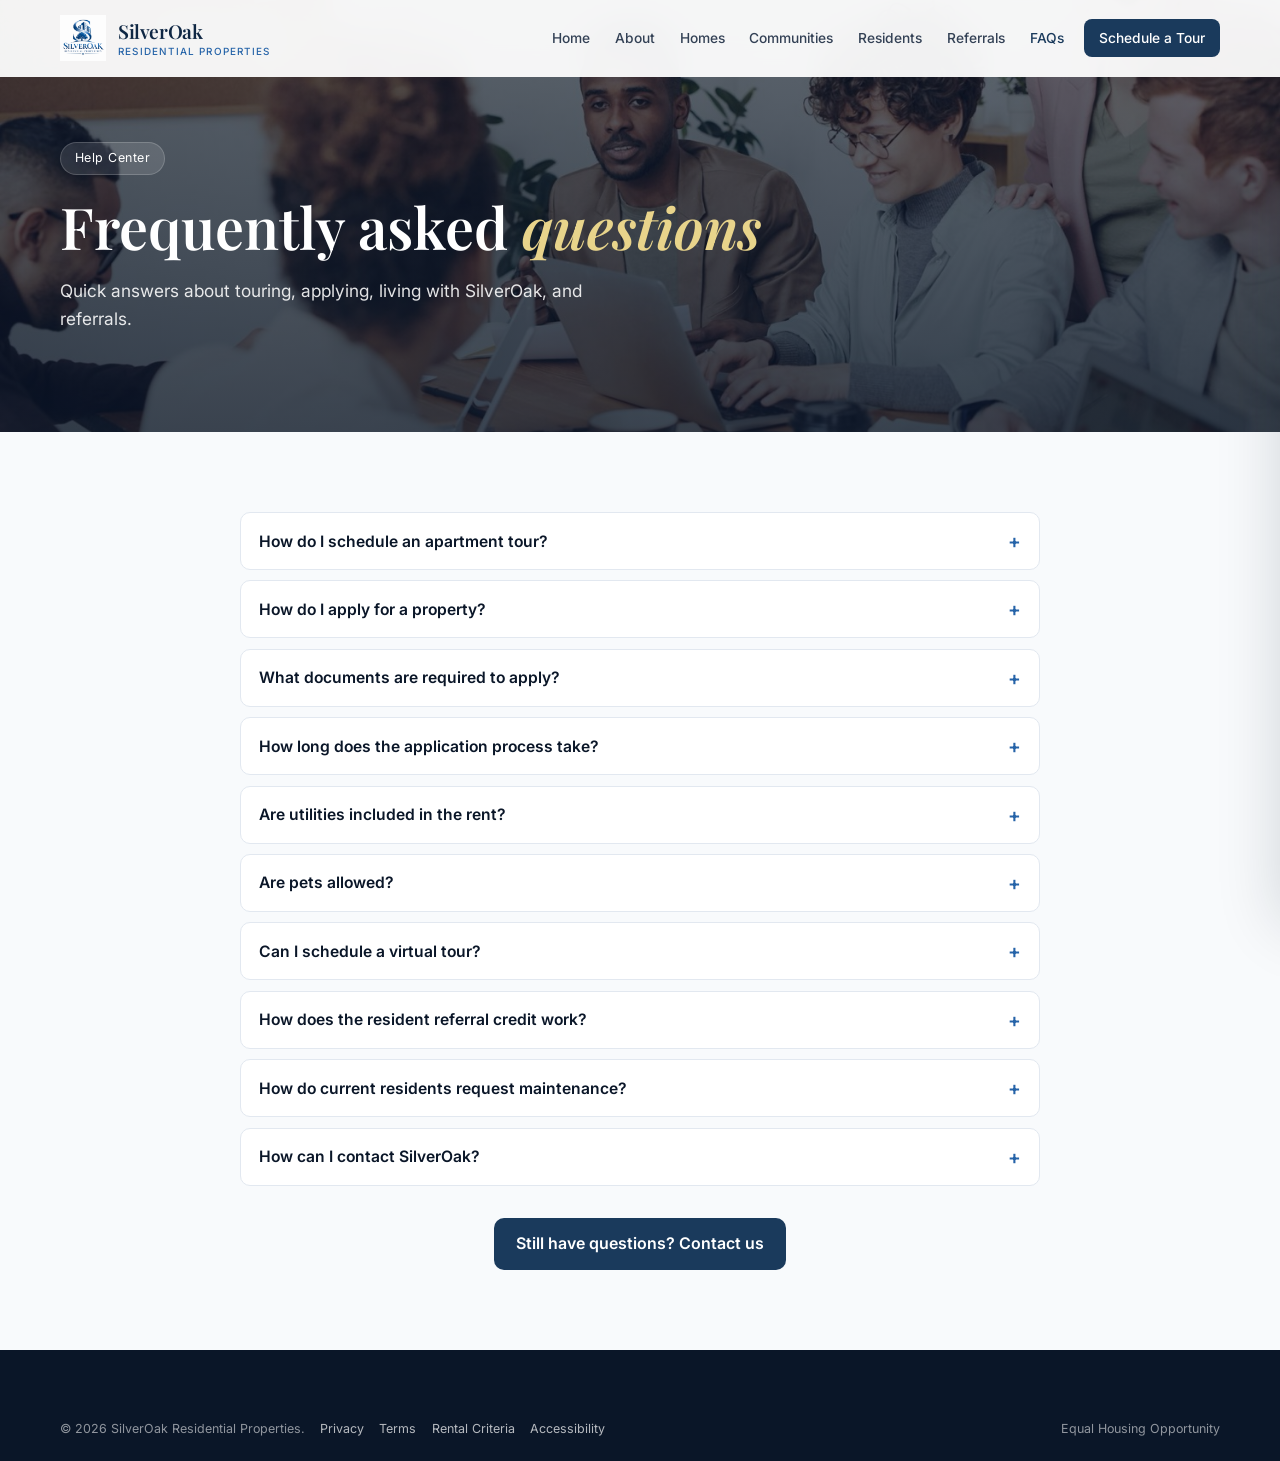
<file: faq.html>
<!DOCTYPE html>
<html lang="en">
<head>
  <meta charset="UTF-8">
  <meta name="viewport" content="width=device-width, initial-scale=1.0">
  <title>FAQs | SilverOak Residential Properties</title>
  <link rel="preconnect" href="https://fonts.googleapis.com">
  <link rel="preconnect" href="https://fonts.gstatic.com" crossorigin>
  <link href="https://fonts.googleapis.com/css2?family=Playfair+Display:wght@400;500;600;700&family=Inter:wght@300;400;500;600;700&display=swap" rel="stylesheet">
  <link rel="stylesheet" href="styles.css">
</head>
<body>
  <nav class="navbar" id="navbar">
    <div class="container nav-inner">
      <a href="index.html" class="logo"><img src="logo.png" alt="SilverOak" width="48" height="48"><div class="logo-text">SilverOak<span>Residential Properties</span></div></a>
      <ul class="nav-links">
        <li><a href="index.html">Home</a></li>
        <li><a href="about.html">About</a></li>
        <li><a href="homes.html">Homes</a></li>
        <li><a href="communities.html">Communities</a></li>
        <li><a href="residents.html">Residents</a></li>
        <li><a href="referrals.html">Referrals</a></li>
        <li><a href="faq.html" class="active">FAQs</a></li>
        <li><a href="contact.html" class="nav-cta">Schedule a Tour</a></li>
      </ul>
      <button class="hamburger" id="hamburger" aria-label="Menu"><span></span><span></span><span></span></button>
    </div>
  </nav>
  <div class="mobile-menu" id="mobileMenu">
    <a href="index.html" onclick="closeMobile()">Home</a>
    <a href="faq.html" onclick="closeMobile()">FAQs</a>
    <a href="contact.html" class="nav-cta" onclick="closeMobile()">Schedule a Tour</a>
  </div>

  <section class="page-hero photo-meet">
    <div class="container">
      <div class="hero-content">
        <div class="hero-badge">Help Center</div>
        <h1>Frequently asked <span>questions</span></h1>
        <p>Quick answers about touring, applying, living with SilverOak, and referrals.</p>
      </div>
    </div>
  </section>

  <section class="faq">
    <div class="container">
      <div class="faq-list">
        <div class="faq-item reveal"><button class="faq-question" onclick="toggleFaq(this)">How do I schedule an apartment tour?<span class="arrow">+</span></button><div class="faq-answer"><div class="faq-answer-inner">Use the Schedule a Tour form. Choose a property, date, and time. Our team will contact you to confirm an in-person or virtual visit.</div></div></div>
        <div class="faq-item reveal"><button class="faq-question" onclick="toggleFaq(this)">How do I apply for a property?<span class="arrow">+</span></button><div class="faq-answer"><div class="faq-answer-inner">After a tour or inquiry, leasing will send application instructions for that specific residence.</div></div></div>
        <div class="faq-item reveal"><button class="faq-question" onclick="toggleFaq(this)">What documents are required to apply?<span class="arrow">+</span></button><div class="faq-answer"><div class="faq-answer-inner">Requirements vary by property. Typical items include identification, income verification, and rental history. See Rental Criteria for the general standard.</div></div></div>
        <div class="faq-item reveal"><button class="faq-question" onclick="toggleFaq(this)">How long does the application process take?<span class="arrow">+</span></button><div class="faq-answer"><div class="faq-answer-inner">Timing depends on the property and whether all required information has been received. We keep you informed at each step.</div></div></div>
        <div class="faq-item reveal"><button class="faq-question" onclick="toggleFaq(this)">Are utilities included in the rent?<span class="arrow">+</span></button><div class="faq-answer"><div class="faq-answer-inner">Utility arrangements vary by property. Check the listing or ask leasing for details on the home you want.</div></div></div>
        <div class="faq-item reveal"><button class="faq-question" onclick="toggleFaq(this)">Are pets allowed?<span class="arrow">+</span></button><div class="faq-answer"><div class="faq-answer-inner">Pet policies vary by residence. Ask about the specific property. Assistance animals are handled under applicable fair housing law.</div></div></div>
        <div class="faq-item reveal"><button class="faq-question" onclick="toggleFaq(this)">Can I schedule a virtual tour?<span class="arrow">+</span></button><div class="faq-answer"><div class="faq-answer-inner">Yes, where available. Select Virtual on the tour form.</div></div></div>
        <div class="faq-item reveal"><button class="faq-question" onclick="toggleFaq(this)">How does the resident referral credit work?<span class="arrow">+</span></button><div class="faq-answer"><div class="faq-answer-inner">Refer a renter through the Referrals page. When they sign a qualifying lease and move in, you receive a $250–$500 rent credit depending on the package. Self-referrals are not eligible.</div></div></div>
        <div class="faq-item reveal"><button class="faq-question" onclick="toggleFaq(this)">How do current residents request maintenance?<span class="arrow">+</span></button><div class="faq-answer"><div class="faq-answer-inner">Use the form on the Residents page, or email support. Emergencies should be phoned in immediately.</div></div></div>
        <div class="faq-item reveal"><button class="faq-question" onclick="toggleFaq(this)">How can I contact SilverOak?<span class="arrow">+</span></button><div class="faq-answer"><div class="faq-answer-inner">Call or text +1 (937) 305-4420, email silveroakresidentialproperties@outlook.com, or use the contact form.</div></div></div>
      </div>
      <div class="text-center" style="margin-top:2rem"><a href="contact.html" class="btn-navy">Still have questions? Contact us</a></div>
    </div>
  </section>

  <footer>
    <div class="container">
      <div class="footer-bottom" style="border:0"><div>© 2026 SilverOak Residential Properties. <a href="privacy.html">Privacy</a> <a href="terms.html">Terms</a> <a href="rental-criteria.html">Rental Criteria</a> <a href="accessibility.html">Accessibility</a></div><div class="equal-housing">Equal Housing Opportunity</div></div>
    </div>
  </footer>
  <script src="main.js"></script>
</body>
</html>
</file>
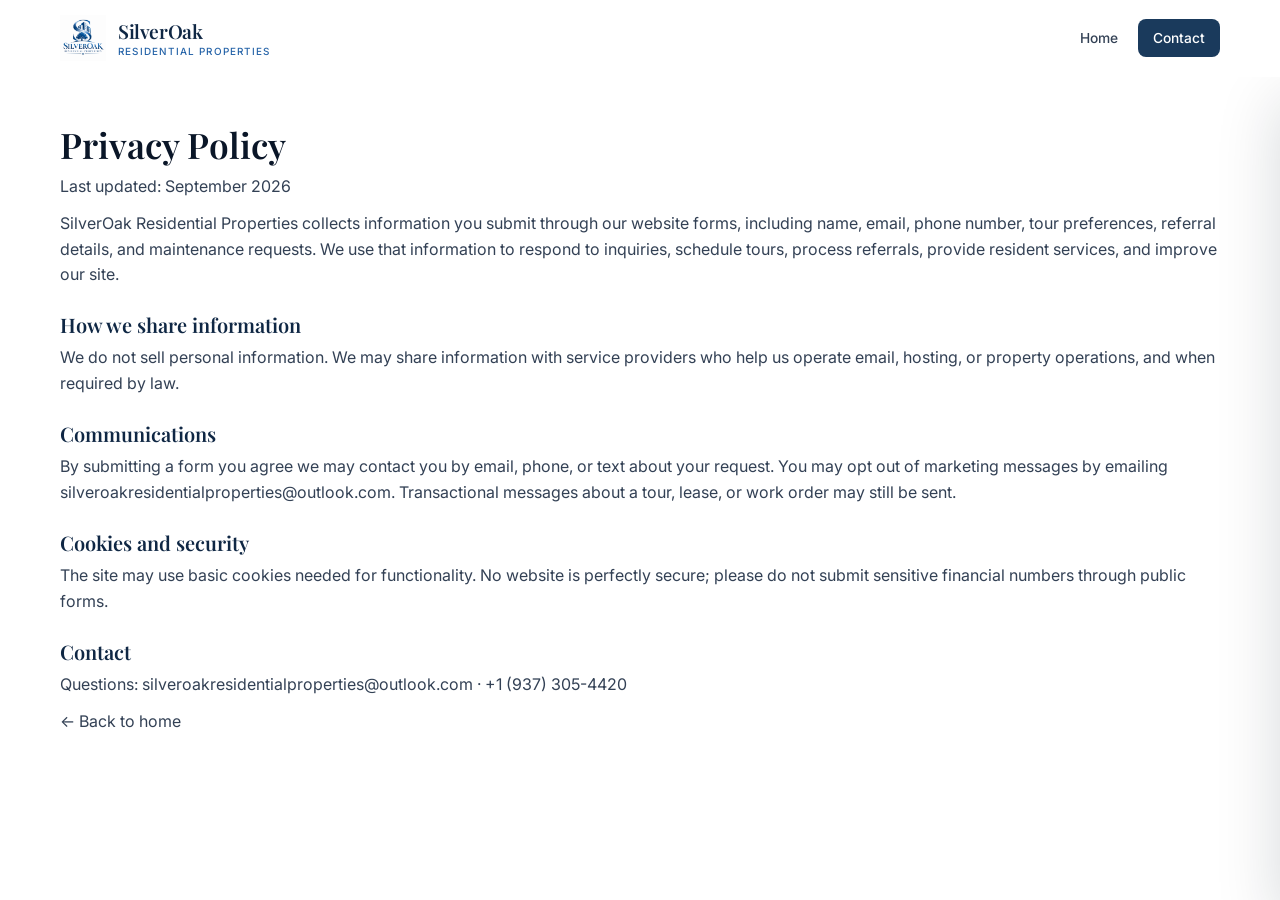
<file: privacy.html>
<!DOCTYPE html>
<html lang="en">
<head>
  <meta charset="UTF-8">
  <meta name="viewport" content="width=device-width, initial-scale=1.0">
  <title>Privacy Policy | SilverOak Residential Properties</title>
  <link href="https://fonts.googleapis.com/css2?family=Playfair+Display:wght@600&family=Inter:wght@400;500;600&display=swap" rel="stylesheet">
  <link rel="stylesheet" href="styles.css">
</head>
<body>
  <nav class="navbar" id="navbar">
    <div class="container nav-inner">
      <a href="index.html" class="logo"><img src="logo.png" alt="SilverOak" width="48" height="48"><div class="logo-text">SilverOak<span>Residential Properties</span></div></a>
      <ul class="nav-links"><li><a href="index.html">Home</a></li><li><a href="contact.html" class="nav-cta">Contact</a></li></ul>
      <button class="hamburger" id="hamburger" aria-label="Menu"><span></span><span></span><span></span></button>
    </div>
  </nav>
  <div class="mobile-menu" id="mobileMenu"><a href="index.html" onclick="closeMobile()">Home</a></div>
  <div class="legal-wrap">
    <div class="container">
      <h1>Privacy Policy</h1>
      <p>Last updated: September 2026</p>
      <p>SilverOak Residential Properties collects information you submit through our website forms, including name, email, phone number, tour preferences, referral details, and maintenance requests. We use that information to respond to inquiries, schedule tours, process referrals, provide resident services, and improve our site.</p>
      <h2>How we share information</h2>
      <p>We do not sell personal information. We may share information with service providers who help us operate email, hosting, or property operations, and when required by law.</p>
      <h2>Communications</h2>
      <p>By submitting a form you agree we may contact you by email, phone, or text about your request. You may opt out of marketing messages by emailing silveroakresidentialproperties@outlook.com. Transactional messages about a tour, lease, or work order may still be sent.</p>
      <h2>Cookies and security</h2>
      <p>The site may use basic cookies needed for functionality. No website is perfectly secure; please do not submit sensitive financial numbers through public forms.</p>
      <h2>Contact</h2>
      <p>Questions: silveroakresidentialproperties@outlook.com · +1 (937) 305-4420</p>
      <p><a href="index.html">← Back to home</a></p>
    </div>
  </div>
  <script src="main.js"></script>
</body>
</html>
</file>
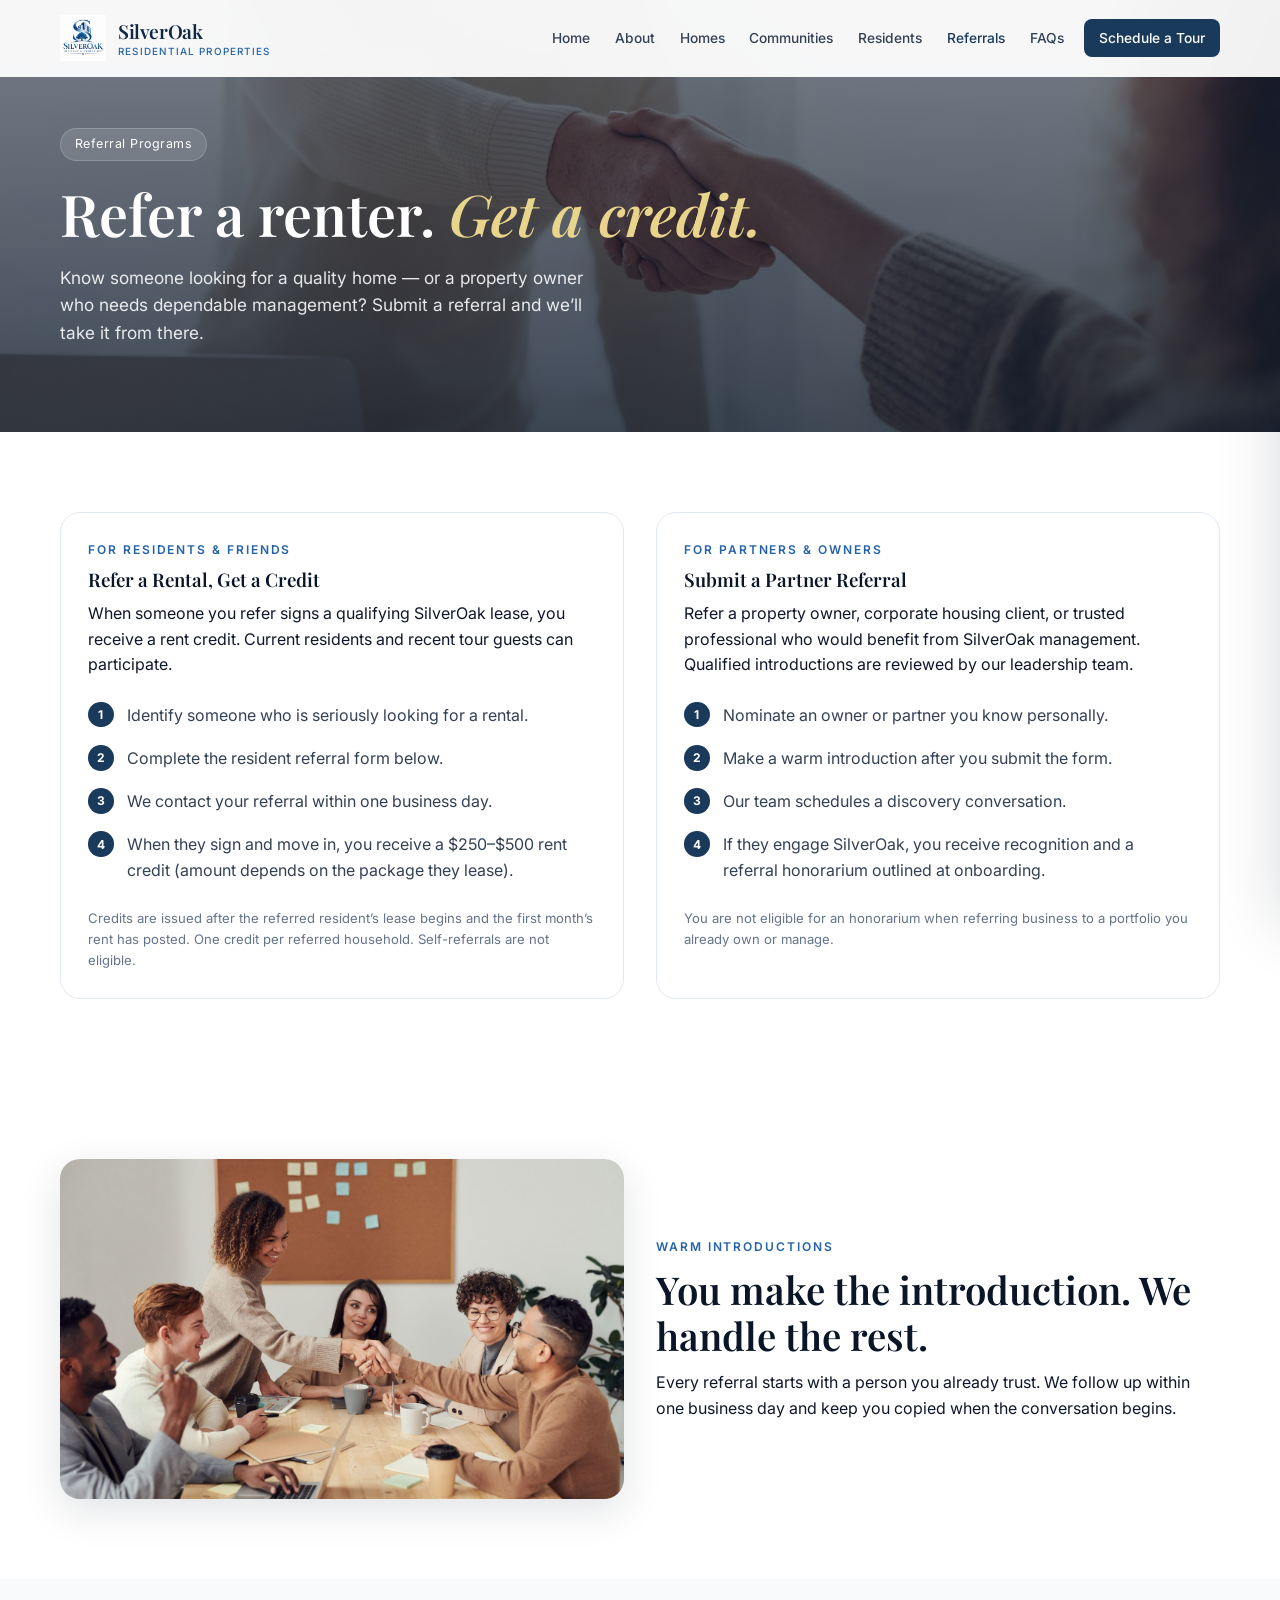
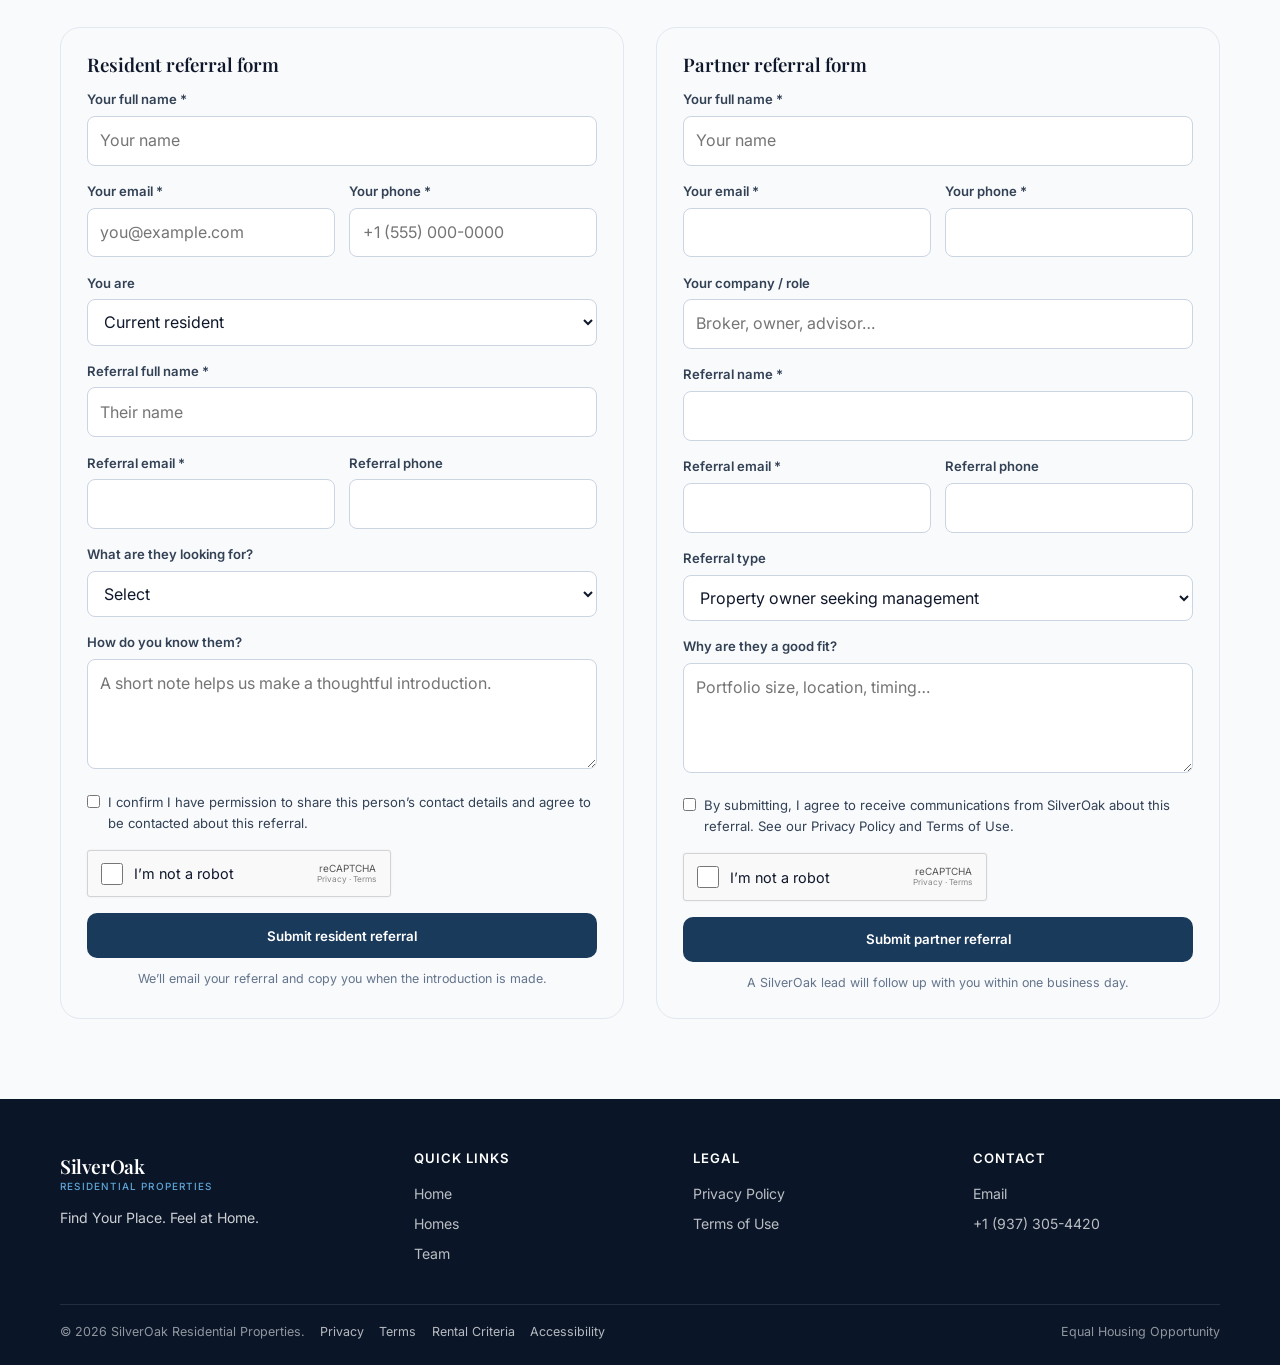
<file: referrals.html>
<!DOCTYPE html>
<html lang="en">
<head>
  <meta charset="UTF-8">
  <meta name="viewport" content="width=device-width, initial-scale=1.0">
  <meta name="description" content="Refer a renter and earn a credit, or submit a partner referral to SilverOak Residential Properties.">
  <title>Submit a Referral | SilverOak Residential Properties</title>
  <link rel="preconnect" href="https://fonts.googleapis.com">
  <link rel="preconnect" href="https://fonts.gstatic.com" crossorigin>
  <link href="https://fonts.googleapis.com/css2?family=Playfair+Display:wght@400;500;600;700&family=Inter:wght@300;400;500;600;700&display=swap" rel="stylesheet">
  <link rel="stylesheet" href="styles.css">
</head>
<body>
  <nav class="navbar" id="navbar">
    <div class="container nav-inner">
      <a href="index.html" class="logo"><img src="logo.png" alt="SilverOak" width="48" height="48"><div class="logo-text">SilverOak<span>Residential Properties</span></div></a>
      <ul class="nav-links">
        <li><a href="index.html">Home</a></li>
        <li><a href="about.html">About</a></li>
        <li><a href="homes.html">Homes</a></li>
        <li><a href="communities.html">Communities</a></li>
        <li><a href="residents.html">Residents</a></li>
        <li><a href="referrals.html" class="active">Referrals</a></li>
        <li><a href="faq.html">FAQs</a></li>
        <li><a href="contact.html" class="nav-cta">Schedule a Tour</a></li>
      </ul>
      <button class="hamburger" id="hamburger" aria-label="Menu"><span></span><span></span><span></span></button>
    </div>
  </nav>
  <div class="mobile-menu" id="mobileMenu">
    <a href="index.html" onclick="closeMobile()">Home</a>
    <a href="about.html" onclick="closeMobile()">About</a>
    <a href="homes.html" onclick="closeMobile()">Homes</a>
    <a href="referrals.html" onclick="closeMobile()">Referrals</a>
    <a href="contact.html" class="nav-cta" onclick="closeMobile()">Schedule a Tour</a>
  </div>

  <section class="page-hero photo-shake">
    <div class="container">
      <div class="hero-content">
        <div class="hero-badge">Referral Programs</div>
        <h1>Refer a renter. <span>Get a credit.</span></h1>
        <p>Know someone looking for a quality home — or a property owner who needs dependable management? Submit a referral and we’ll take it from there.</p>
      </div>
    </div>
  </section>

  <section>
    <div class="container">
      <div class="two-col">
        <div class="ref-card reveal">
          <span class="section-label">For Residents &amp; Friends</span>
          <h3>Refer a Rental, Get a Credit</h3>
          <p style="color:var(--gray-600);margin:0.6rem 0 0.4rem">When someone you refer signs a qualifying SilverOak lease, you receive a rent credit. Current residents and recent tour guests can participate.</p>
          <ul class="steps">
            <li>Identify someone who is seriously looking for a rental.</li>
            <li>Complete the resident referral form below.</li>
            <li>We contact your referral within one business day.</li>
            <li>When they sign and move in, you receive a $250–$500 rent credit (amount depends on the package they lease).</li>
          </ul>
          <p style="font-size:0.82rem;color:var(--gray-500)">Credits are issued after the referred resident’s lease begins and the first month’s rent has posted. One credit per referred household. Self-referrals are not eligible.</p>
        </div>
        <div class="ref-card reveal">
          <span class="section-label">For Partners &amp; Owners</span>
          <h3>Submit a Partner Referral</h3>
          <p style="color:var(--gray-600);margin:0.6rem 0 0.4rem">Refer a property owner, corporate housing client, or trusted professional who would benefit from SilverOak management. Qualified introductions are reviewed by our leadership team.</p>
          <ul class="steps">
            <li>Nominate an owner or partner you know personally.</li>
            <li>Make a warm introduction after you submit the form.</li>
            <li>Our team schedules a discovery conversation.</li>
            <li>If they engage SilverOak, you receive recognition and a referral honorarium outlined at onboarding.</li>
          </ul>
          <p style="font-size:0.82rem;color:var(--gray-500)">You are not eligible for an honorarium when referring business to a portfolio you already own or manage.</p>
        </div>
      </div>
    </div>
  </section>

  <section>
    <div class="container">
      <div class="media-split">
        <img class="reveal" src="meeting-handshake.jpg" alt="Introducing a referral to SilverOak">
        <div class="reveal">
          <span class="section-label">Warm introductions</span>
          <h2 class="section-title">You make the introduction. We handle the rest.</h2>
          <p style="color:var(--gray-600)">Every referral starts with a person you already trust. We follow up within one business day and keep you copied when the conversation begins.</p>
        </div>
      </div>
    </div>
  </section>

  <section style="background:var(--off-white);padding-top:3rem">
    <div class="container">
      <div class="two-col">
        <div class="card-form reveal">
          <h3 class="serif" style="margin-bottom:0.8rem">Resident referral form</h3>
          <form action="https://formsubmit.co/leasingsilveroakresidentialproperties@outlook.com" method="POST" onsubmit="return handleForm(event, 'Submit resident referral')">
            <input type="hidden" name="_subject" value="SilverOak resident referral">
            <input type="hidden" name="_template" value="table">
            <input type="hidden" name="_captcha" value="false">
            <input type="hidden" name="_next" value="https://silveroakresidentialproperties.online/referrals.html">
            <input type="text" name="_honey" class="honeypot" tabindex="-1" autocomplete="off">
            <div class="form-group"><label for="r_yourName">Your full name *</label><input id="r_yourName" name="yourName" required placeholder="Your name"></div>
            <div class="form-row">
              <div class="form-group"><label for="r_yourEmail">Your email *</label><input id="r_yourEmail" type="email" name="yourEmail" required placeholder="you@example.com"></div>
              <div class="form-group"><label for="r_yourPhone">Your phone *</label><input id="r_yourPhone" type="tel" name="yourPhone" required placeholder="+1 (555) 000-0000"></div>
            </div>
            <div class="form-group"><label for="r_status">You are</label>
              <select id="r_status" name="status">
                <option>Current resident</option>
                <option>Past resident</option>
                <option>Recent tour guest</option>
                <option>Friend of SilverOak</option>
              </select>
            </div>
            <div class="form-group"><label for="r_refName">Referral full name *</label><input id="r_refName" name="refName" required placeholder="Their name"></div>
            <div class="form-row">
              <div class="form-group"><label for="r_refEmail">Referral email *</label><input id="r_refEmail" type="email" name="refEmail" required></div>
              <div class="form-group"><label for="r_refPhone">Referral phone</label><input id="r_refPhone" type="tel" name="refPhone"></div>
            </div>
            <div class="form-group"><label for="r_need">What are they looking for?</label>
              <select id="r_need" name="need">
                <option value="">Select</option>
                <option>Studio / 1 bedroom</option>
                <option>2 bedrooms</option>
                <option>3+ bedrooms</option>
                <option>Furnished / short-term</option>
                <option>Not sure yet</option>
              </select>
            </div>
            <div class="form-group"><label for="r_notes">How do you know them?</label><textarea id="r_notes" name="notes" placeholder="A short note helps us make a thoughtful introduction."></textarea></div>
            <div class="checkbox-group"><input type="checkbox" id="r_consent" required><label for="r_consent">I confirm I have permission to share this person’s contact details and agree to be contacted about this referral.</label></div>
            <div class="captcha-box">
              <label><input type="checkbox" id="r_captcha"> I’m not a robot</label>
              <div class="captcha-brand">reCAPTCHA<small>Privacy · Terms</small></div>
            </div>
            <p class="captcha-error">Please confirm you are not a robot.</p>
            <button type="submit" class="form-submit">Submit resident referral</button>
            <p class="form-note">We’ll email your referral and copy you when the introduction is made.</p>
          </form>
        </div>

        <div class="card-form reveal">
          <h3 class="serif" style="margin-bottom:0.8rem">Partner referral form</h3>
          <form action="https://formsubmit.co/leasingsilveroakresidentialproperties@outlook.com" method="POST" onsubmit="return handleForm(event, 'Submit partner referral')">
            <input type="hidden" name="_subject" value="SilverOak partner referral">
            <input type="hidden" name="_template" value="table">
            <input type="hidden" name="_captcha" value="false">
            <input type="hidden" name="_next" value="https://silveroakresidentialproperties.online/referrals.html">
            <input type="text" name="_honey" class="honeypot" tabindex="-1" autocomplete="off">
            <div class="form-group"><label for="p_yourName">Your full name *</label><input id="p_yourName" name="yourName" required placeholder="Your name"></div>
            <div class="form-row">
              <div class="form-group"><label for="p_yourEmail">Your email *</label><input id="p_yourEmail" name="yourEmail" type="email" required></div>
              <div class="form-group"><label for="p_yourPhone">Your phone *</label><input id="p_yourPhone" name="yourPhone" type="tel" required></div>
            </div>
            <div class="form-group"><label for="p_company">Your company / role</label><input id="p_company" name="company" placeholder="Broker, owner, advisor…"></div>
            <div class="form-group"><label for="p_refName">Referral name *</label><input id="p_refName" name="refName" required></div>
            <div class="form-row">
              <div class="form-group"><label for="p_refEmail">Referral email *</label><input id="p_refEmail" name="refEmail" type="email" required></div>
              <div class="form-group"><label for="p_refPhone">Referral phone</label><input id="p_refPhone" name="refPhone" type="tel"></div>
            </div>
            <div class="form-group"><label for="p_type">Referral type</label>
              <select id="p_type" name="type">
                <option>Property owner seeking management</option>
                <option>Corporate / group housing client</option>
                <option>Licensed agent or broker</option>
                <option>Other professional partner</option>
              </select>
            </div>
            <div class="form-group"><label for="p_notes">Why are they a good fit?</label><textarea id="p_notes" placeholder="Portfolio size, location, timing…"></textarea></div>
            <div class="checkbox-group"><input type="checkbox" id="p_consent" required><label for="p_consent">By submitting, I agree to receive communications from SilverOak about this referral. See our Privacy Policy and Terms of Use.</label></div>
            <div class="captcha-box">
              <label><input type="checkbox" id="p_captcha"> I’m not a robot</label>
              <div class="captcha-brand">reCAPTCHA<small>Privacy · Terms</small></div>
            </div>
            <p class="captcha-error">Please confirm you are not a robot.</p>
            <button type="submit" class="form-submit">Submit partner referral</button>
            <p class="form-note">A SilverOak lead will follow up with you within one business day.</p>
          </form>
        </div>
      </div>
    </div>
  </section>

  <footer>
    <div class="container">
      <div class="footer-grid">
        <div class="footer-brand"><div class="logo-text" style="color:white;margin-bottom:0.75rem">SilverOak<span style="color:var(--blue-300)">Residential Properties</span></div><p>Find Your Place. Feel at Home.</p></div>
        <div class="footer-col"><h4>Quick Links</h4><ul><li><a href="index.html">Home</a></li><li><a href="homes.html">Homes</a></li><li><a href="about.html">Team</a></li></ul></div>
        <div class="footer-col"><h4>Legal</h4><ul><li><a href="privacy.html">Privacy Policy</a></li><li><a href="terms.html">Terms of Use</a></li></ul></div>
        <div class="footer-col"><h4>Contact</h4><ul><li><a href="mailto:silveroakresidentialproperties@outlook.com">Email</a></li><li><a href="tel:+19373054420">+1 (937) 305-4420</a></li></ul></div>
      </div>
      <div class="footer-bottom"><div>© 2026 SilverOak Residential Properties. <a href="privacy.html">Privacy</a> <a href="terms.html">Terms</a> <a href="rental-criteria.html">Rental Criteria</a> <a href="accessibility.html">Accessibility</a></div><div class="equal-housing">Equal Housing Opportunity</div></div>
    </div>
  </footer>
  <script src="main.js"></script>
</body>
</html>
</file>
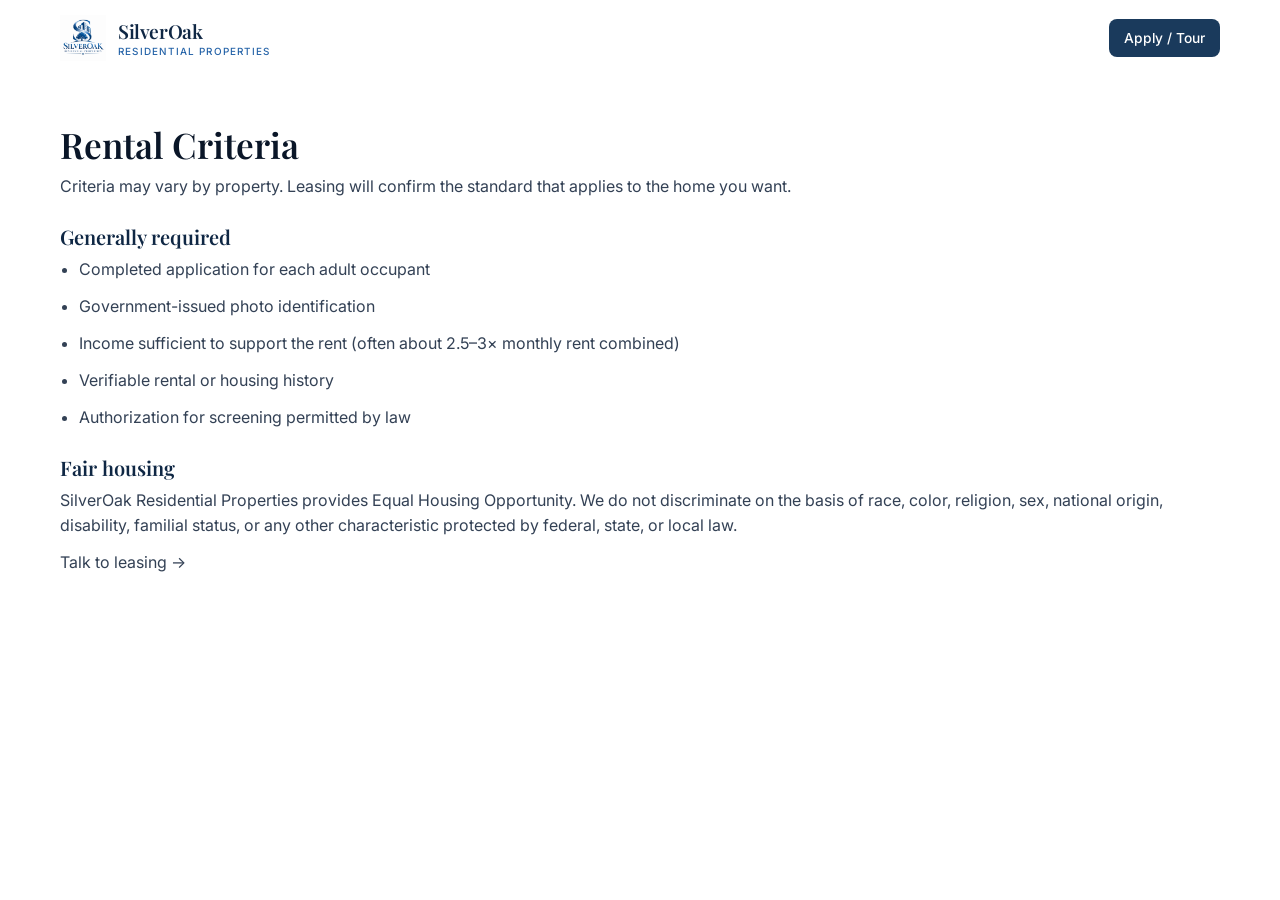
<file: rental-criteria.html>
<!DOCTYPE html>
<html lang="en">
<head>
  <meta charset="UTF-8">
  <meta name="viewport" content="width=device-width, initial-scale=1.0">
  <title>Rental Criteria | SilverOak Residential Properties</title>
  <link href="https://fonts.googleapis.com/css2?family=Playfair+Display:wght@600&family=Inter:wght@400;500;600&display=swap" rel="stylesheet">
  <link rel="stylesheet" href="styles.css">
</head>
<body>
  <nav class="navbar" id="navbar">
    <div class="container nav-inner">
      <a href="index.html" class="logo"><img src="logo.png" alt="SilverOak" width="48" height="48"><div class="logo-text">SilverOak<span>Residential Properties</span></div></a>
      <ul class="nav-links"><li><a href="contact.html" class="nav-cta">Apply / Tour</a></li></ul>
    </div>
  </nav>
  <div class="legal-wrap">
    <div class="container">
      <h1>Rental Criteria</h1>
      <p>Criteria may vary by property. Leasing will confirm the standard that applies to the home you want.</p>
      <h2>Generally required</h2>
      <ul>
        <li>Completed application for each adult occupant</li>
        <li>Government-issued photo identification</li>
        <li>Income sufficient to support the rent (often about 2.5–3× monthly rent combined)</li>
        <li>Verifiable rental or housing history</li>
        <li>Authorization for screening permitted by law</li>
      </ul>
      <h2>Fair housing</h2>
      <p>SilverOak Residential Properties provides Equal Housing Opportunity. We do not discriminate on the basis of race, color, religion, sex, national origin, disability, familial status, or any other characteristic protected by federal, state, or local law.</p>
      <p><a href="contact.html">Talk to leasing →</a></p>
    </div>
  </div>
  <script src="main.js"></script>
</body>
</html>
</file>
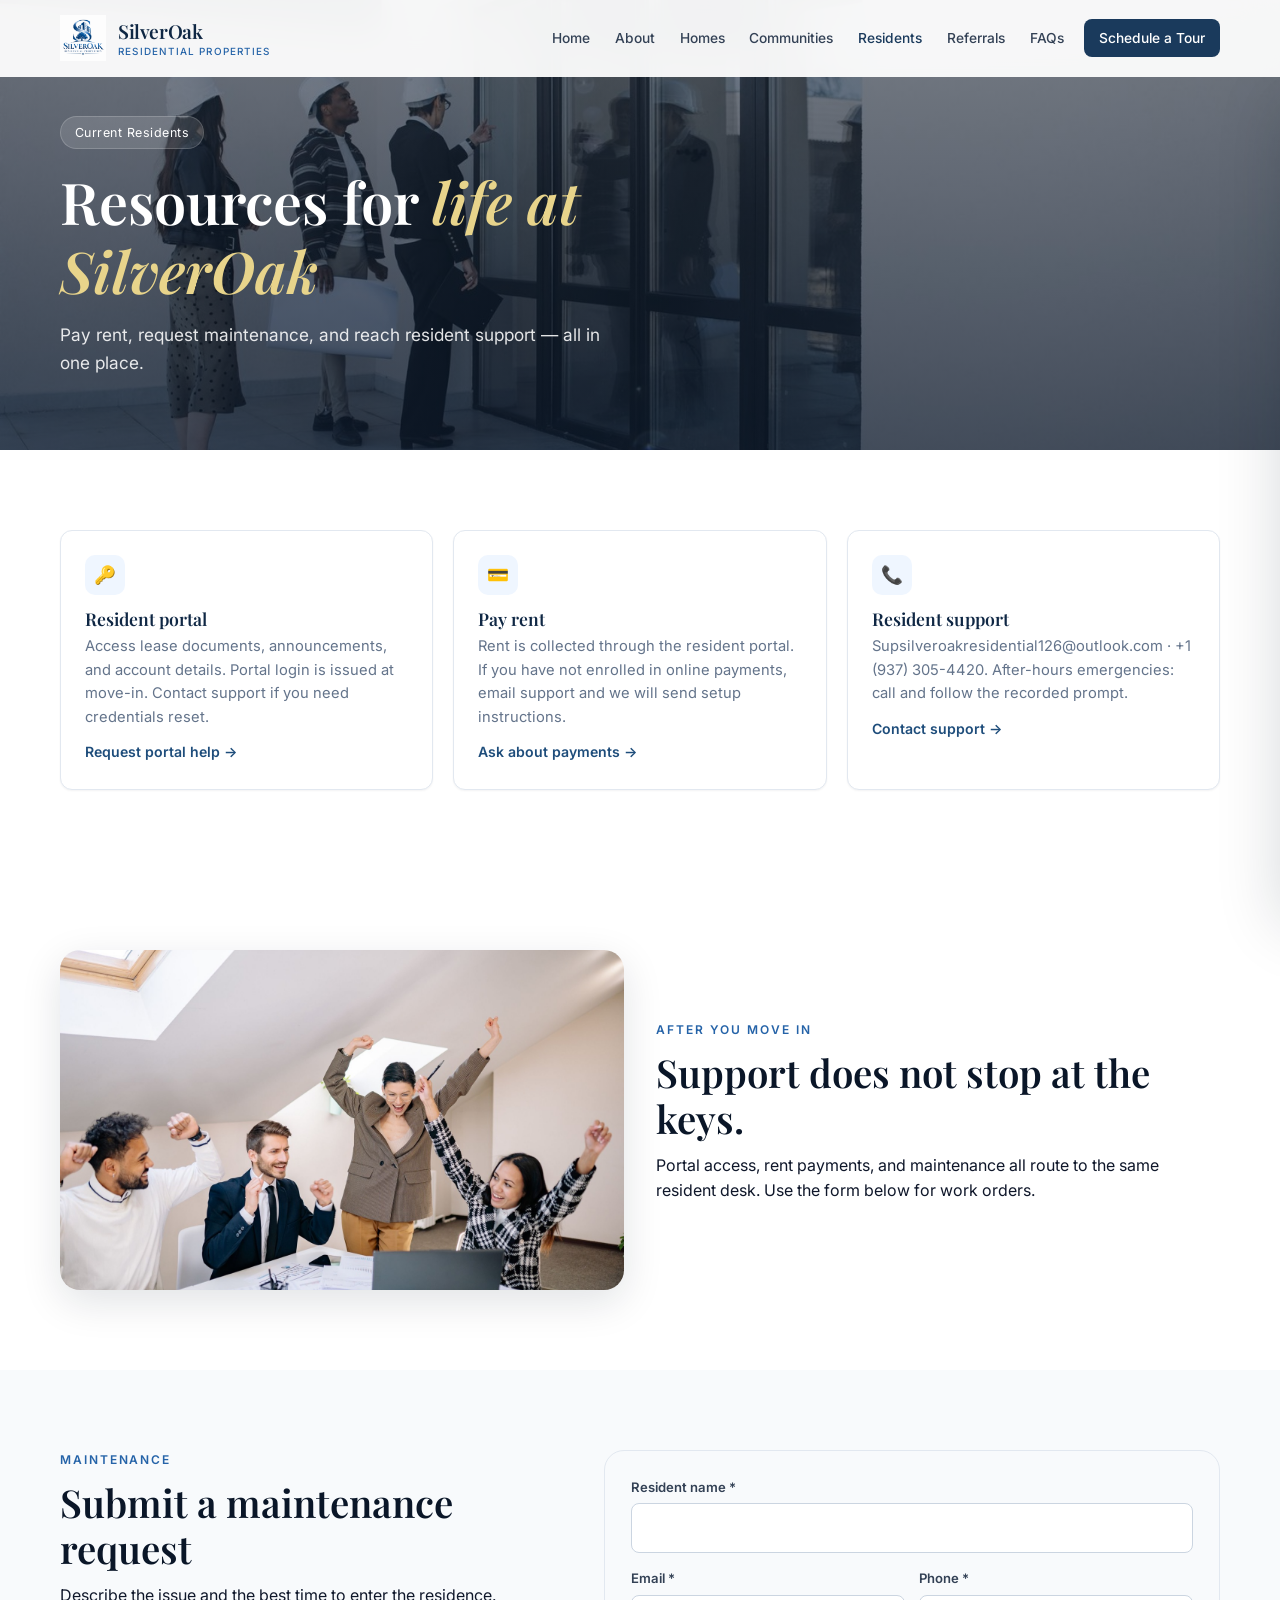
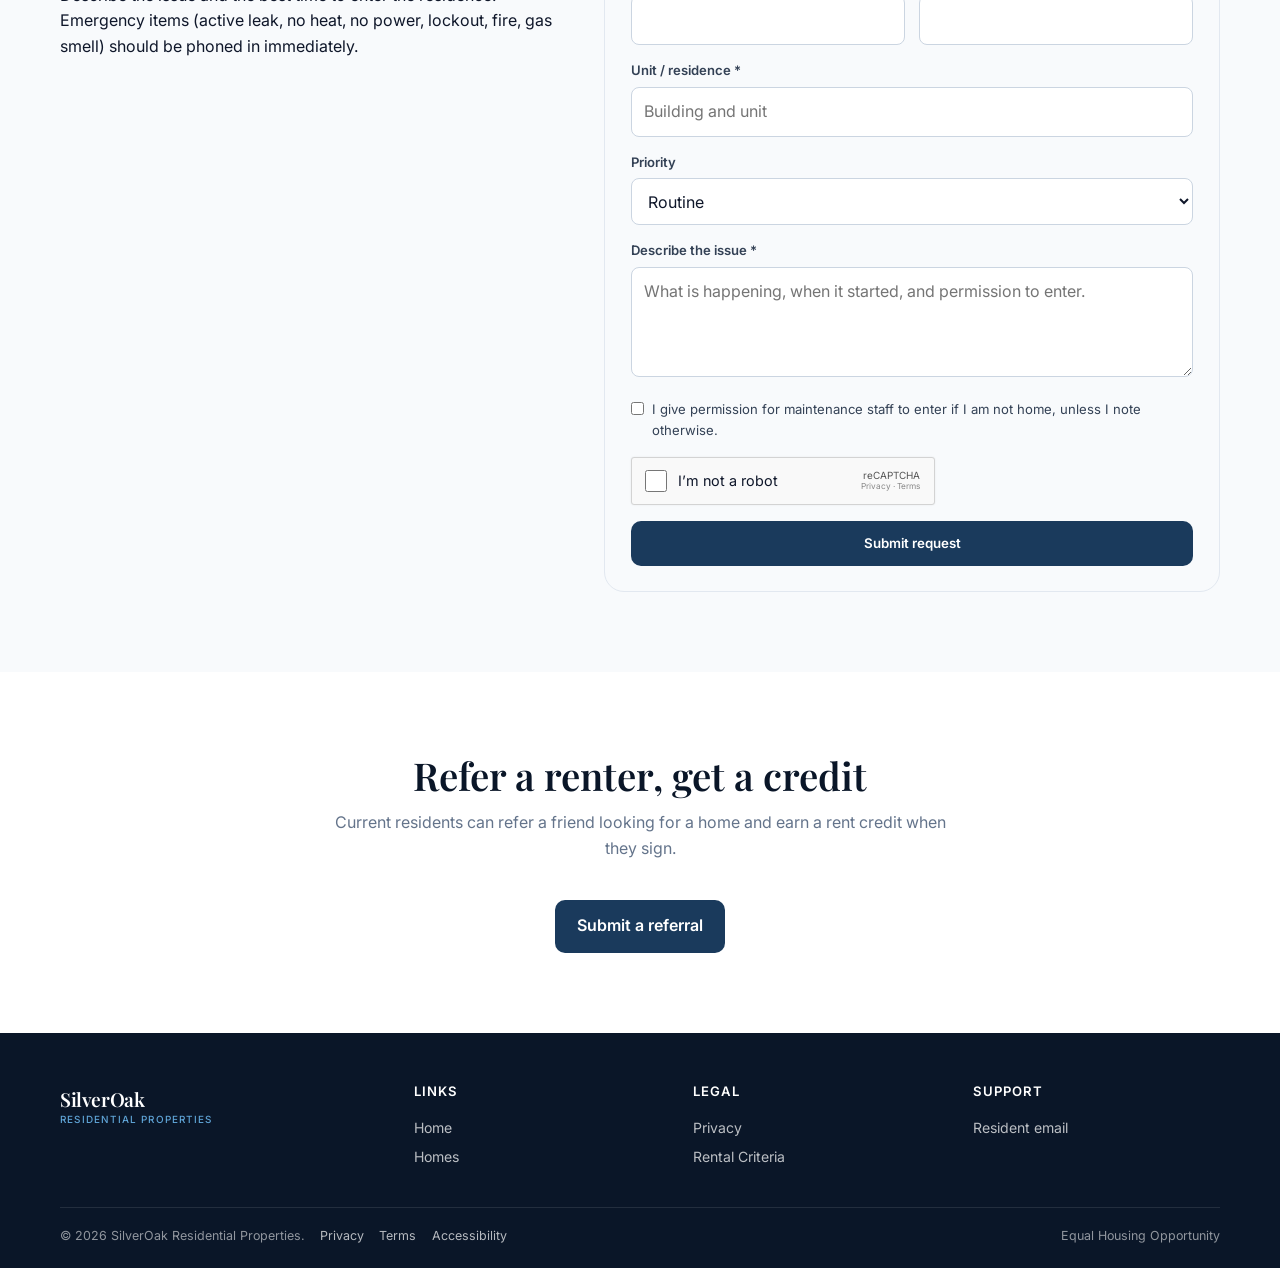
<file: residents.html>
<!DOCTYPE html>
<html lang="en">
<head>
  <meta charset="UTF-8">
  <meta name="viewport" content="width=device-width, initial-scale=1.0">
  <title>Resident Resources | SilverOak Residential Properties</title>
  <link rel="preconnect" href="https://fonts.googleapis.com">
  <link rel="preconnect" href="https://fonts.gstatic.com" crossorigin>
  <link href="https://fonts.googleapis.com/css2?family=Playfair+Display:wght@400;500;600;700&family=Inter:wght@300;400;500;600;700&display=swap" rel="stylesheet">
  <link rel="stylesheet" href="styles.css">
</head>
<body>
  <nav class="navbar" id="navbar">
    <div class="container nav-inner">
      <a href="index.html" class="logo"><img src="logo.png" alt="SilverOak" width="48" height="48"><div class="logo-text">SilverOak<span>Residential Properties</span></div></a>
      <ul class="nav-links">
        <li><a href="index.html">Home</a></li>
        <li><a href="about.html">About</a></li>
        <li><a href="homes.html">Homes</a></li>
        <li><a href="communities.html">Communities</a></li>
        <li><a href="residents.html" class="active">Residents</a></li>
        <li><a href="referrals.html">Referrals</a></li>
        <li><a href="faq.html">FAQs</a></li>
        <li><a href="contact.html" class="nav-cta">Schedule a Tour</a></li>
      </ul>
      <button class="hamburger" id="hamburger" aria-label="Menu"><span></span><span></span><span></span></button>
    </div>
  </nav>
  <div class="mobile-menu" id="mobileMenu">
    <a href="index.html" onclick="closeMobile()">Home</a>
    <a href="residents.html" onclick="closeMobile()">Residents</a>
    <a href="referrals.html" onclick="closeMobile()">Referrals</a>
    <a href="contact.html" class="nav-cta" onclick="closeMobile()">Schedule a Tour</a>
  </div>

  <section class="page-hero photo-walk">
    <div class="container">
      <div class="hero-content">
        <div class="hero-badge">Current Residents</div>
        <h1>Resources for <span>life at SilverOak</span></h1>
        <p>Pay rent, request maintenance, and reach resident support — all in one place.</p>
      </div>
    </div>
  </section>

  <section>
    <div class="container">
      <div class="why-grid">
        <div class="why-card reveal" id="portal"><div class="icon">🔑</div><h3>Resident portal</h3><p>Access lease documents, announcements, and account details. Portal login is issued at move-in. Contact support if you need credentials reset.</p><a href="mailto:Supsilveroakresidential126@outlook.com" class="btn-sm">Request portal help →</a></div>
        <div class="why-card reveal" id="pay"><div class="icon">💳</div><h3>Pay rent</h3><p>Rent is collected through the resident portal. If you have not enrolled in online payments, email support and we will send setup instructions.</p><a href="mailto:Supsilveroakresidential126@outlook.com" class="btn-sm">Ask about payments →</a></div>
        <div class="why-card reveal"><div class="icon">📞</div><h3>Resident support</h3><p>Supsilveroakresidential126@outlook.com · +1 (937) 305-4420. After-hours emergencies: call and follow the recorded prompt.</p><a href="contact.html" class="btn-sm">Contact support →</a></div>
      </div>
    </div>
  </section>

  <section>
    <div class="container">
      <div class="media-split">
        <img class="reveal" src="team-celebrate.jpg" alt="Residents and team after a successful placement">
        <div class="reveal">
          <span class="section-label">After you move in</span>
          <h2 class="section-title">Support does not stop at the keys.</h2>
          <p style="color:var(--gray-600);margin-bottom:1rem">Portal access, rent payments, and maintenance all route to the same resident desk. Use the form below for work orders.</p>
        </div>
      </div>
    </div>
  </section>

  <section style="background:var(--off-white)" id="maintenance">
    <div class="container">
      <div class="booking-grid">
        <div class="reveal">
          <span class="section-label">Maintenance</span>
          <h2 class="section-title">Submit a maintenance request</h2>
          <p>Describe the issue and the best time to enter the residence. Emergency items (active leak, no heat, no power, lockout, fire, gas smell) should be phoned in immediately.</p>
        </div>
        <div class="card-form reveal">
          <form onsubmit="handleForm(event, 'Submit request')">
            <input type="text" name="website" class="honeypot" tabindex="-1" autocomplete="off">
            <div class="form-group"><label>Resident name *</label><input required></div>
            <div class="form-row">
              <div class="form-group"><label>Email *</label><input type="email" required></div>
              <div class="form-group"><label>Phone *</label><input type="tel" required></div>
            </div>
            <div class="form-group"><label>Unit / residence *</label><input required placeholder="Building and unit"></div>
            <div class="form-group"><label>Priority</label>
              <select><option>Routine</option><option>Urgent</option><option>Emergency — I also called</option></select>
            </div>
            <div class="form-group"><label>Describe the issue *</label><textarea required placeholder="What is happening, when it started, and permission to enter."></textarea></div>
            <div class="checkbox-group"><input type="checkbox" required id="m_ok"><label for="m_ok">I give permission for maintenance staff to enter if I am not home, unless I note otherwise.</label></div>
            <div class="captcha-box">
              <label><input type="checkbox"> I’m not a robot</label>
              <div class="captcha-brand">reCAPTCHA<small>Privacy · Terms</small></div>
            </div>
            <p class="captcha-error">Please confirm you are not a robot.</p>
            <button class="form-submit" type="submit">Submit request</button>
          </form>
        </div>
      </div>
    </div>
  </section>

  <section>
    <div class="container text-center reveal">
      <h2 class="section-title">Refer a renter, get a credit</h2>
      <p class="section-subtitle">Current residents can refer a friend looking for a home and earn a rent credit when they sign.</p>
      <a href="referrals.html" class="btn-navy">Submit a referral</a>
    </div>
  </section>

  <footer>
    <div class="container">
      <div class="footer-grid">
        <div class="footer-brand"><div class="logo-text" style="color:white;margin-bottom:0.75rem">SilverOak<span style="color:var(--blue-300)">Residential Properties</span></div></div>
        <div class="footer-col"><h4>Links</h4><ul><li><a href="index.html">Home</a></li><li><a href="homes.html">Homes</a></li></ul></div>
        <div class="footer-col"><h4>Legal</h4><ul><li><a href="privacy.html">Privacy</a></li><li><a href="rental-criteria.html">Rental Criteria</a></li></ul></div>
        <div class="footer-col"><h4>Support</h4><ul><li><a href="mailto:Supsilveroakresidential126@outlook.com">Resident email</a></li></ul></div>
      </div>
      <div class="footer-bottom"><div>© 2026 SilverOak Residential Properties. <a href="privacy.html">Privacy</a> <a href="terms.html">Terms</a> <a href="accessibility.html">Accessibility</a></div><div class="equal-housing">Equal Housing Opportunity</div></div>
    </div>
  </footer>
  <script src="main.js"></script>
</body>
</html>
</file>
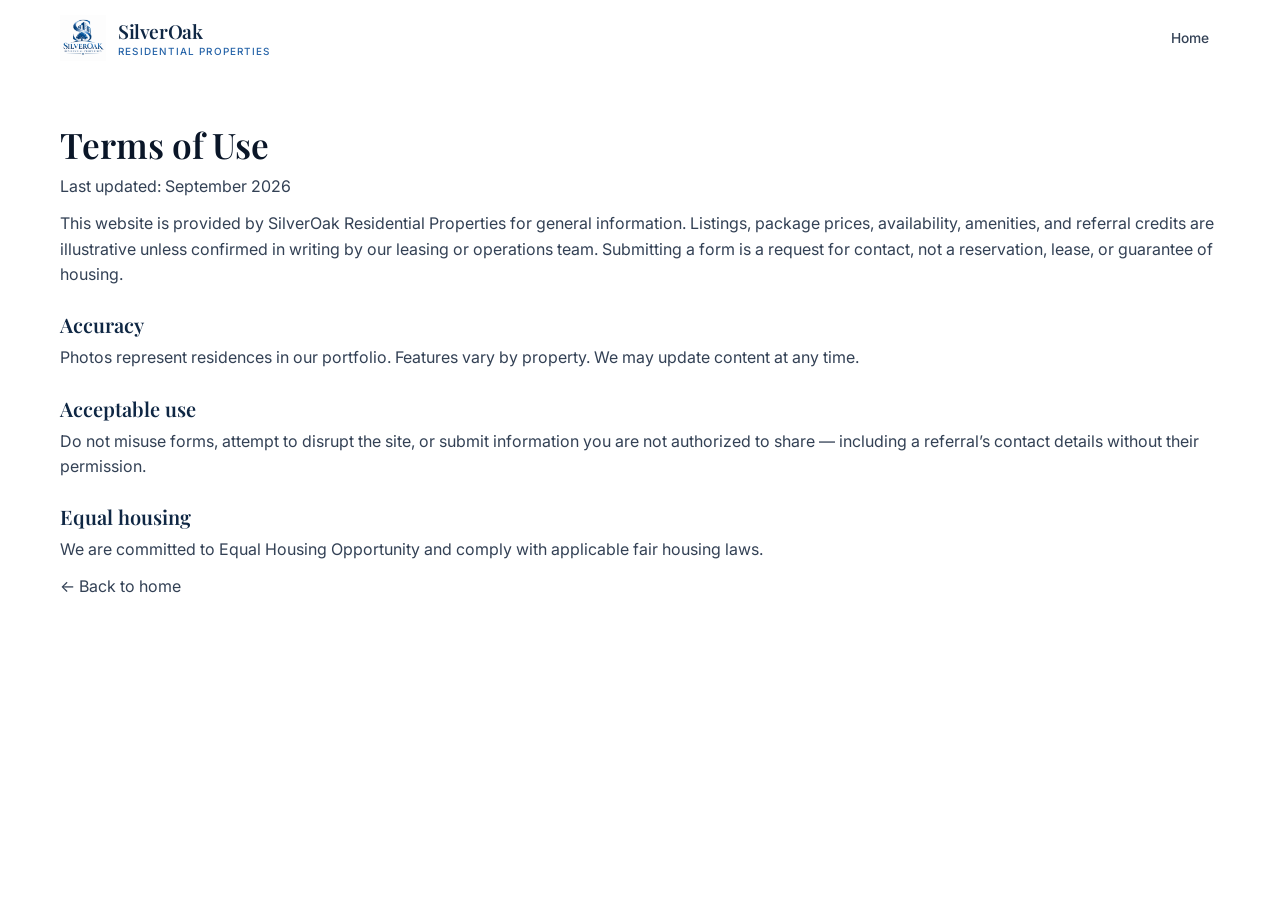
<file: terms.html>
<!DOCTYPE html>
<html lang="en">
<head>
  <meta charset="UTF-8">
  <meta name="viewport" content="width=device-width, initial-scale=1.0">
  <title>Terms of Use | SilverOak Residential Properties</title>
  <link href="https://fonts.googleapis.com/css2?family=Playfair+Display:wght@600&family=Inter:wght@400;500;600&display=swap" rel="stylesheet">
  <link rel="stylesheet" href="styles.css">
</head>
<body>
  <nav class="navbar" id="navbar">
    <div class="container nav-inner">
      <a href="index.html" class="logo"><img src="logo.png" alt="SilverOak" width="48" height="48"><div class="logo-text">SilverOak<span>Residential Properties</span></div></a>
      <ul class="nav-links"><li><a href="index.html">Home</a></li></ul>
      <button class="hamburger" id="hamburger" aria-label="Menu"><span></span><span></span><span></span></button>
    </div>
  </nav>
  <div class="legal-wrap">
    <div class="container">
      <h1>Terms of Use</h1>
      <p>Last updated: September 2026</p>
      <p>This website is provided by SilverOak Residential Properties for general information. Listings, package prices, availability, amenities, and referral credits are illustrative unless confirmed in writing by our leasing or operations team. Submitting a form is a request for contact, not a reservation, lease, or guarantee of housing.</p>
      <h2>Accuracy</h2>
      <p>Photos represent residences in our portfolio. Features vary by property. We may update content at any time.</p>
      <h2>Acceptable use</h2>
      <p>Do not misuse forms, attempt to disrupt the site, or submit information you are not authorized to share — including a referral’s contact details without their permission.</p>
      <h2>Equal housing</h2>
      <p>We are committed to Equal Housing Opportunity and comply with applicable fair housing laws.</p>
      <p><a href="index.html">← Back to home</a></p>
    </div>
  </div>
  <script src="main.js"></script>
</body>
</html>
</file>
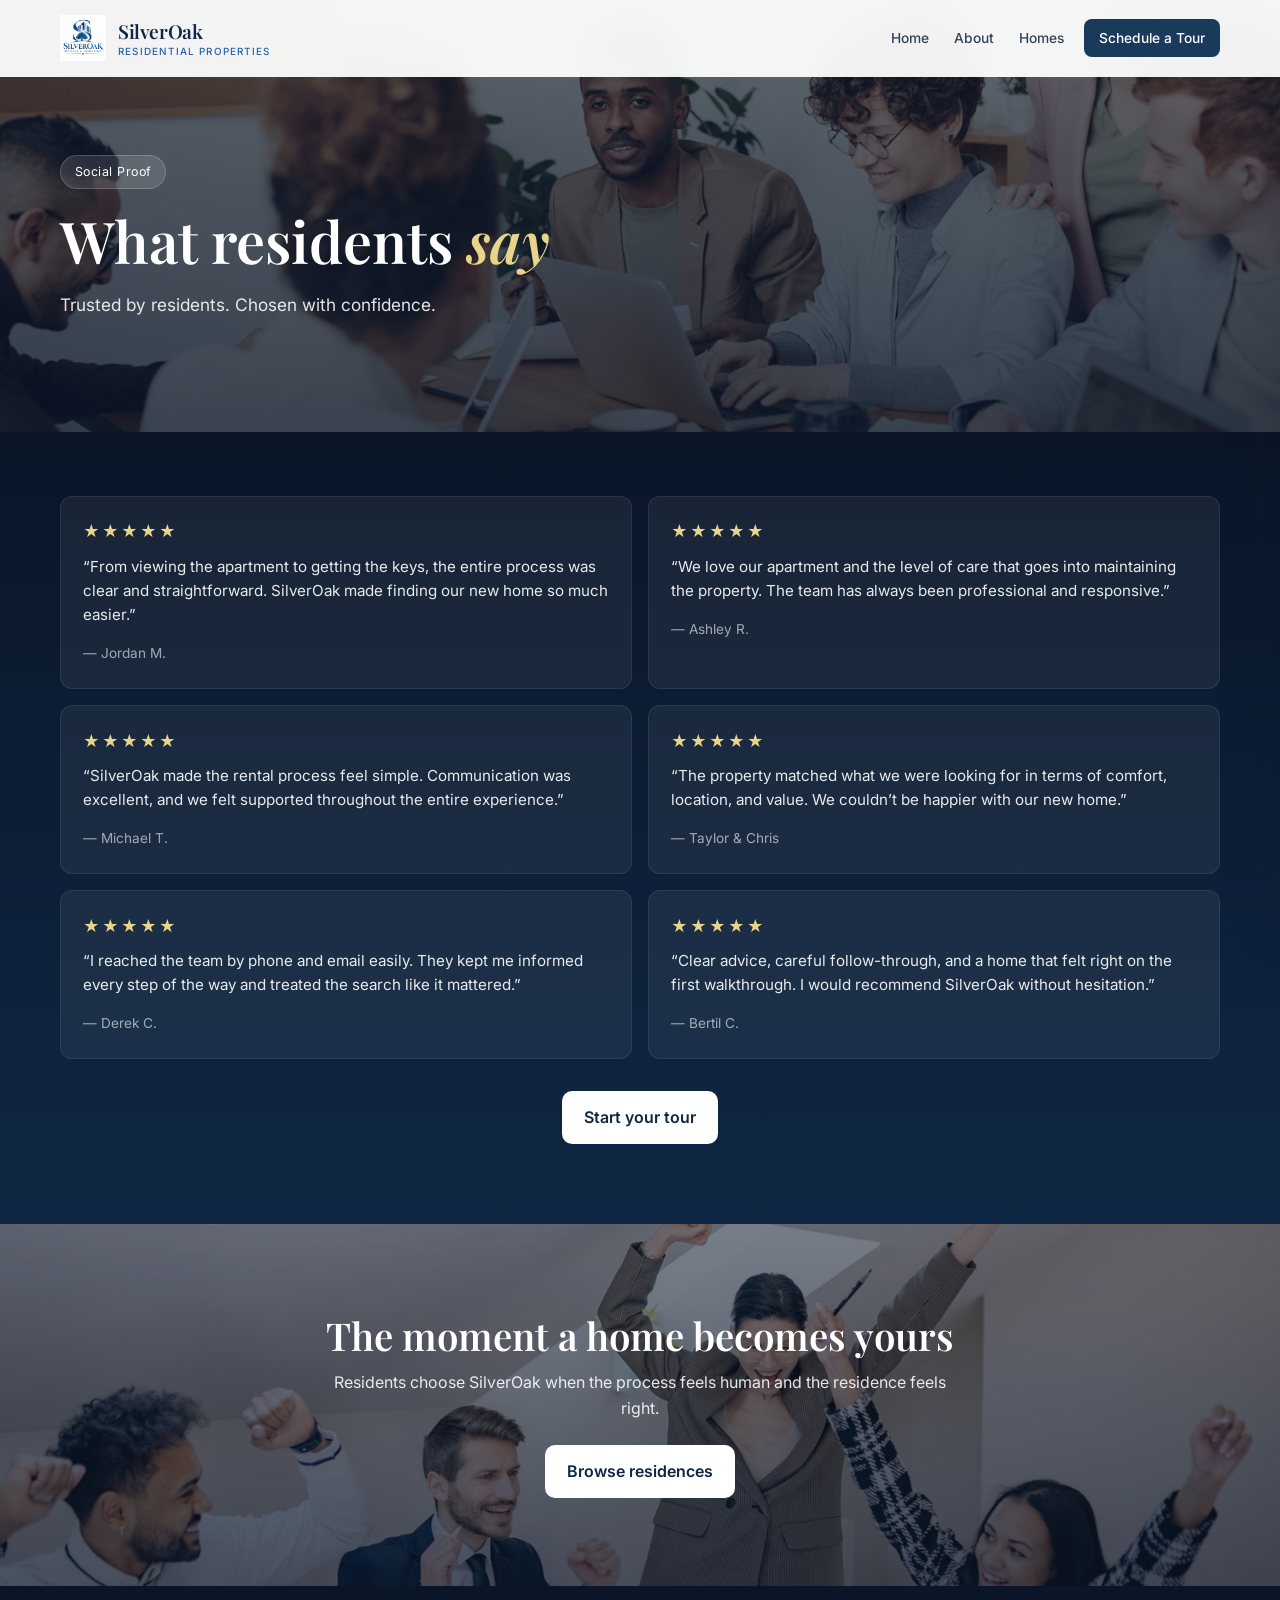
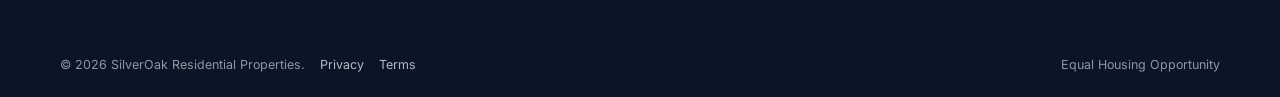
<file: testimonials.html>
<!DOCTYPE html>
<html lang="en">
<head>
  <meta charset="UTF-8">
  <meta name="viewport" content="width=device-width, initial-scale=1.0">
  <title>Testimonials | SilverOak Residential Properties</title>
  <link rel="preconnect" href="https://fonts.googleapis.com">
  <link rel="preconnect" href="https://fonts.gstatic.com" crossorigin>
  <link href="https://fonts.googleapis.com/css2?family=Playfair+Display:wght@400;500;600;700&family=Inter:wght@300;400;500;600;700&display=swap" rel="stylesheet">
  <link rel="stylesheet" href="styles.css">
</head>
<body>
  <nav class="navbar" id="navbar">
    <div class="container nav-inner">
      <a href="index.html" class="logo"><img src="logo.png" alt="SilverOak" width="48" height="48"><div class="logo-text">SilverOak<span>Residential Properties</span></div></a>
      <ul class="nav-links">
        <li><a href="index.html">Home</a></li>
        <li><a href="about.html">About</a></li>
        <li><a href="homes.html">Homes</a></li>
        <li><a href="contact.html" class="nav-cta">Schedule a Tour</a></li>
      </ul>
      <button class="hamburger" id="hamburger" aria-label="Menu"><span></span><span></span><span></span></button>
    </div>
  </nav>
  <div class="mobile-menu" id="mobileMenu">
    <a href="index.html" onclick="closeMobile()">Home</a>
    <a href="contact.html" class="nav-cta" onclick="closeMobile()">Schedule a Tour</a>
  </div>

  <section class="page-hero photo-meet">
    <div class="container">
      <div class="hero-content">
        <div class="hero-badge">Social Proof</div>
        <h1>What residents <span>say</span></h1>
        <p>Trusted by residents. Chosen with confidence.</p>
      </div>
    </div>
  </section>

  <section class="social-proof" style="padding-top:4rem">
    <div class="container">
      <div class="testimonials-grid">
        <div class="testimonial reveal"><div class="stars">★★★★★</div><p>“From viewing the apartment to getting the keys, the entire process was clear and straightforward. SilverOak made finding our new home so much easier.”</p><cite>— Jordan M.</cite></div>
        <div class="testimonial reveal"><div class="stars">★★★★★</div><p>“We love our apartment and the level of care that goes into maintaining the property. The team has always been professional and responsive.”</p><cite>— Ashley R.</cite></div>
        <div class="testimonial reveal"><div class="stars">★★★★★</div><p>“SilverOak made the rental process feel simple. Communication was excellent, and we felt supported throughout the entire experience.”</p><cite>— Michael T.</cite></div>
        <div class="testimonial reveal"><div class="stars">★★★★★</div><p>“The property matched what we were looking for in terms of comfort, location, and value. We couldn’t be happier with our new home.”</p><cite>— Taylor &amp; Chris</cite></div>
        <div class="testimonial reveal"><div class="stars">★★★★★</div><p>“I reached the team by phone and email easily. They kept me informed every step of the way and treated the search like it mattered.”</p><cite>— Derek C.</cite></div>
        <div class="testimonial reveal"><div class="stars">★★★★★</div><p>“Clear advice, careful follow-through, and a home that felt right on the first walkthrough. I would recommend SilverOak without hesitation.”</p><cite>— Bertil C.</cite></div>
      </div>
      <p class="text-center" style="margin-top:2rem"><a href="contact.html" class="btn-primary">Start your tour</a></p>
    </div>
  </section>
  <section class="band-photo band-celebrate">
    <div class="container reveal">
      <h2>The moment a home becomes yours</h2>
      <p>Residents choose SilverOak when the process feels human and the residence feels right.</p>
      <a href="homes.html" class="btn-primary">Browse residences</a>
    </div>
  </section>

  <footer>
    <div class="container">
      <div class="footer-bottom" style="border:0"><div>© 2026 SilverOak Residential Properties. <a href="privacy.html">Privacy</a> <a href="terms.html">Terms</a></div><div class="equal-housing">Equal Housing Opportunity</div></div>
    </div>
  </footer>
  <script src="main.js"></script>
</body>
</html>
</file>
<file: styles.css>
:root {
  --blue-900: #0a1628;
  --blue-800: #0f2744;
  --blue-700: #1a3a5c;
  --blue-600: #1e4d7b;
  --blue-500: #2563a8;
  --blue-400: #3b82c4;
  --blue-300: #60a5d8;
  --blue-100: #dbeafe;
  --blue-50: #eff6ff;
  --white: #ffffff;
  --off-white: #f8fafc;
  --gray-100: #f1f5f9;
  --gray-200: #e2e8f0;
  --gray-300: #cbd5e1;
  --gray-500: #64748b;
  --gray-700: #334155;
  --gray-900: #0f172a;
  --gold: #c9a227;
  --gold-light: #e8d48b;
  --success: #10b981;
  --danger: #ef4444;
  --shadow-sm: 0 1px 2px rgba(10, 22, 40, 0.05);
  --shadow: 0 4px 12px rgba(10, 22, 40, 0.08);
  --shadow-lg: 0 12px 40px rgba(10, 22, 40, 0.12);
  --shadow-xl: 0 24px 60px rgba(10, 22, 40, 0.16);
  --radius: 12px;
  --radius-lg: 20px;
  --transition: 0.3s cubic-bezier(0.4, 0, 0.2, 1);
  --nav-h: 76px;
}

* { margin: 0; padding: 0; box-sizing: border-box; }
html { scroll-behavior: smooth; font-size: 16px; }
body {
  font-family: 'Inter', -apple-system, BlinkMacSystemFont, sans-serif;
  color: var(--gray-900);
  background: var(--white);
  line-height: 1.6;
  overflow-x: hidden;
}
h1, h2, h3, h4, .serif {
  font-family: 'Playfair Display', Georgia, serif;
  font-weight: 600;
  line-height: 1.2;
}
img { max-width: 100%; height: auto; display: block; }
a { text-decoration: none; color: inherit; transition: var(--transition); }
button, .btn { font-family: inherit; cursor: pointer; border: none; outline: none; transition: var(--transition); }
.container { width: 100%; max-width: 1200px; margin: 0 auto; padding: 0 1.25rem; }
.container-wide { max-width: 1280px; }

.navbar {
  position: fixed; top: 0; left: 0; right: 0; z-index: 1000;
  background: rgba(255,255,255,0.94);
  backdrop-filter: blur(16px);
  -webkit-backdrop-filter: blur(16px);
  border-bottom: 1px solid transparent;
  transition: var(--transition);
}
.navbar.scrolled { border-bottom-color: var(--gray-200); box-shadow: var(--shadow-sm); }
.nav-inner { display: flex; align-items: center; justify-content: space-between; height: var(--nav-h); gap: 1rem; }
.logo { display: flex; align-items: center; gap: 0.75rem; flex-shrink: 0; }
.logo img { height: 46px; width: auto; }
.logo-text {
  font-family: 'Playfair Display', serif;
  font-size: 1.2rem; font-weight: 600; color: var(--blue-800); letter-spacing: -0.02em;
}
.logo-text span {
  display: block; font-family: 'Inter', sans-serif; font-size: 0.62rem; font-weight: 500;
  letter-spacing: 0.12em; text-transform: uppercase; color: var(--blue-500); margin-top: -2px;
}
.nav-links { display: flex; align-items: center; gap: 0.15rem; list-style: none; }
.nav-links a {
  display: block; padding: 0.45rem 0.7rem; font-size: 0.86rem; font-weight: 500; color: var(--gray-700);
}
.nav-links a:hover, .nav-links a.active { color: var(--blue-700); }
.nav-cta {
  background: var(--blue-700) !important; color: white !important;
  border-radius: 8px; padding: 0.5rem 0.95rem !important; margin-left: 0.4rem;
}
.nav-cta:hover { background: var(--blue-600) !important; }
.hamburger {
  display: none; width: 42px; height: 42px; background: none; position: relative;
}
.hamburger span {
  display: block; width: 20px; height: 2px; background: var(--blue-800); margin: 5px auto;
  transition: var(--transition);
}
.hamburger.active span:nth-child(1) { transform: rotate(45deg) translate(5px, 5px); }
.hamburger.active span:nth-child(2) { opacity: 0; }
.hamburger.active span:nth-child(3) { transform: rotate(-45deg) translate(5px, -5px); }
.mobile-menu {
  position: fixed; inset: var(--nav-h) 0 0 auto; width: min(320px, 88vw); background: white;
  box-shadow: var(--shadow-xl); transform: translateX(100%); transition: transform 0.35s ease;
  z-index: 999; padding: 1.25rem; display: flex; flex-direction: column; gap: 0.25rem;
  overflow-y: auto;
}
.mobile-menu.open { transform: translateX(0); }
.mobile-menu a {
  display: block; padding: 0.85rem 0.75rem; border-radius: 8px; font-weight: 500; color: var(--gray-800);
}
.mobile-menu a:hover { background: var(--blue-50); color: var(--blue-700); }
.mobile-menu .nav-cta { color: white !important; text-align: center; margin-top: 0.5rem; }

.page-hero, .hero {
  position: relative; min-height: 78vh; display: flex; align-items: center;
  padding: calc(var(--nav-h) + 3rem) 0 4rem;
  background: linear-gradient(135deg, var(--blue-900) 0%, var(--blue-700) 55%, var(--blue-600) 100%);
  color: white; overflow: hidden;
}
.page-hero.photo, .hero.photo {
  background:
    linear-gradient(180deg, rgba(10,22,40,0.62) 0%, rgba(10,22,40,0.78) 100%),
    url('gallery12.jpg') center / cover no-repeat;
}
.page-hero.photo-2 {
  background:
    linear-gradient(180deg, rgba(10,22,40,0.58) 0%, rgba(10,22,40,0.78) 100%),
    url('gallery2.jpg') center / cover no-repeat;
  min-height: 48vh; padding: calc(var(--nav-h) + 2.5rem) 0 3rem;
}
.page-hero.photo-3 {
  background:
    linear-gradient(180deg, rgba(10,22,40,0.6) 0%, rgba(10,22,40,0.8) 100%),
    url('gallery9.jpg') center / cover no-repeat;
  min-height: 48vh; padding: calc(var(--nav-h) + 2.5rem) 0 3rem;
}
.page-hero.photo-4 {
  background:
    linear-gradient(180deg, rgba(10,22,40,0.6) 0%, rgba(10,22,40,0.8) 100%),
    url('gallery10.jpg') center / cover no-repeat;
  min-height: 48vh; padding: calc(var(--nav-h) + 2.5rem) 0 3rem;
}
.page-hero.photo-5 {
  background:
    linear-gradient(180deg, rgba(10,22,40,0.6) 0%, rgba(10,22,40,0.8) 100%),
    url('gallery5.jpg') center / cover no-repeat;
  min-height: 48vh; padding: calc(var(--nav-h) + 2.5rem) 0 3rem;
}
.page-hero.photo-6 {
  background:
    linear-gradient(180deg, rgba(10,22,40,0.62) 0%, rgba(10,22,40,0.82) 100%),
    url('gallery7.jpg') center / cover no-repeat;
  min-height: 48vh; padding: calc(var(--nav-h) + 2.5rem) 0 3rem;
}
.hero-content { max-width: 720px; position: relative; z-index: 2; }
.hero-badge {
  display: inline-block; padding: 0.35rem 0.85rem; border-radius: 999px;
  background: rgba(255,255,255,0.12); border: 1px solid rgba(255,255,255,0.18);
  font-size: 0.78rem; letter-spacing: 0.04em; margin-bottom: 1.1rem;
}
.hero h1, .page-hero h1 { font-size: clamp(2.1rem, 4.6vw, 3.6rem); margin-bottom: 1rem; }
.hero h1 span, .page-hero h1 span { color: var(--gold-light); font-style: italic; }
.hero p, .page-hero p { font-size: 1.08rem; color: rgba(255,255,255,0.88); max-width: 560px; margin-bottom: 1.6rem; }
.hero-ctas { display: flex; flex-wrap: wrap; gap: 0.75rem; margin-bottom: 2.2rem; }
.btn-primary {
  display: inline-flex; align-items: center; gap: 0.4rem;
  background: white; color: var(--blue-800); font-weight: 600;
  padding: 0.85rem 1.35rem; border-radius: 10px;
}
.btn-primary:hover { transform: translateY(-2px); box-shadow: var(--shadow-lg); }
.btn-secondary {
  display: inline-flex; align-items: center;
  background: transparent; color: white; font-weight: 600;
  padding: 0.85rem 1.35rem; border-radius: 10px; border: 1px solid rgba(255,255,255,0.35);
}
.btn-secondary:hover { background: rgba(255,255,255,0.1); }
.btn-navy {
  display: inline-flex; align-items: center;
  background: var(--blue-700); color: white; font-weight: 600;
  padding: 0.85rem 1.35rem; border-radius: 10px;
}
.btn-navy:hover { background: var(--blue-600); transform: translateY(-1px); }
.btn-gold {
  display: inline-flex; align-items: center;
  background: var(--gold); color: var(--blue-900); font-weight: 600;
  padding: 0.85rem 1.35rem; border-radius: 10px;
}
.btn-gold:hover { background: var(--gold-light); }
.btn-sm {
  display: inline-block; margin-top: 0.75rem; font-size: 0.88rem; font-weight: 600; color: var(--blue-600);
}
.hero-stats { display: flex; flex-wrap: wrap; gap: 2rem; }
.hero-stat strong { display: block; font-family: 'Playfair Display', serif; font-size: 1.8rem; }
.hero-stat span { font-size: 0.72rem; letter-spacing: 0.1em; text-transform: uppercase; color: rgba(255,255,255,0.7); }

section { padding: 5rem 0; }
.section-label {
  display: block; font-size: 0.75rem; font-weight: 600; letter-spacing: 0.16em;
  text-transform: uppercase; color: var(--blue-500); margin-bottom: 0.6rem;
}
.section-title { font-size: clamp(1.7rem, 3vw, 2.4rem); color: var(--blue-900); margin-bottom: 0.75rem; }
.section-subtitle { color: var(--gray-500); max-width: 620px; margin: 0 auto 2.4rem; }
.text-center { text-align: center; }
.text-center .section-subtitle { margin-left: auto; margin-right: auto; }

.about-grid { display: grid; grid-template-columns: 1fr 1.1fr; gap: 3rem; align-items: center; }
.about-image { border-radius: var(--radius-lg); overflow: hidden; box-shadow: var(--shadow-xl); }
.about-image img { width: 100%; height: 460px; object-fit: cover; }
.about-content p { color: var(--gray-700); margin-bottom: 1rem; }
.about-features { display: grid; grid-template-columns: 1fr 1fr; gap: 1rem; margin-top: 1.4rem; }
.about-feature { display: flex; gap: 0.75rem; align-items: flex-start; }
.about-feature .icon, .why-card .icon, .contact-method .icon, .urgency-card .icon {
  width: 40px; height: 40px; border-radius: 10px; background: var(--blue-50);
  display: flex; align-items: center; justify-content: center; flex-shrink: 0; font-size: 1.1rem;
}
.about-feature strong { display: block; font-size: 0.92rem; }
.about-feature span { font-size: 0.82rem; color: var(--gray-500); }

.why-grid { display: grid; grid-template-columns: repeat(3, 1fr); gap: 1.25rem; }
.why-card {
  background: white; border: 1px solid var(--gray-200); border-radius: var(--radius);
  padding: 1.5rem; box-shadow: var(--shadow-sm);
}
.why-card:hover { transform: translateY(-4px); box-shadow: var(--shadow-lg); }
.why-card h3 { font-size: 1.1rem; margin: 0.8rem 0 0.4rem; color: var(--blue-800); }
.why-card p { font-size: 0.92rem; color: var(--gray-500); }

.band-photo {
  position: relative; padding: 5.5rem 0; color: white; text-align: center;
  background:
    linear-gradient(180deg, rgba(10,22,40,0.7), rgba(10,22,40,0.78)),
    url('gallery3.jpg') center / cover no-repeat;
}
.band-photo h2 { color: white; font-size: clamp(1.8rem, 3vw, 2.6rem); margin-bottom: 0.75rem; }
.band-photo p { color: rgba(255,255,255,0.88); max-width: 640px; margin: 0 auto 1.5rem; }

.journey { background: var(--blue-900); color: white; }
.journey .section-label { color: var(--gold-light); }
.journey .section-title, .journey .section-subtitle { color: white; }
.journey .section-subtitle { color: rgba(255,255,255,0.7); }
.journey-steps { display: grid; grid-template-columns: repeat(4, 1fr); gap: 1rem; }
.journey-step {
  background: rgba(255,255,255,0.05); border: 1px solid rgba(255,255,255,0.08);
  border-radius: var(--radius); padding: 1.25rem;
}
.journey-step .num { font-family: 'Playfair Display', serif; color: var(--gold); font-size: 1.3rem; margin-bottom: 0.4rem; }
.journey-step h3 { font-size: 1.05rem; margin-bottom: 0.35rem; }
.journey-step p { font-size: 0.86rem; color: rgba(255,255,255,0.72); }

.packages-grid { display: grid; grid-template-columns: repeat(3, 1fr); gap: 1.25rem; }
.package-card {
  background: white; border: 1px solid var(--gray-200); border-radius: var(--radius-lg);
  padding: 1.75rem; position: relative;
}
.package-card.popular { border-color: var(--blue-500); box-shadow: var(--shadow-lg); }
.package-card.popular::before {
  content: 'Most Popular'; position: absolute; top: -12px; left: 50%; transform: translateX(-50%);
  background: var(--blue-700); color: white; font-size: 0.72rem; letter-spacing: 0.08em;
  text-transform: uppercase; padding: 0.25rem 0.7rem; border-radius: 999px; font-weight: 600;
}
.package-name { font-weight: 600; color: var(--blue-700); margin-bottom: 0.35rem; }
.package-price { font-family: 'Playfair Display', serif; font-size: 2rem; color: var(--blue-900); }
.package-price span { font-size: 1rem; color: var(--gray-500); font-family: Inter, sans-serif; }
.package-desc { color: var(--gray-500); font-size: 0.92rem; margin: 0.6rem 0 1rem; }
.package-features { list-style: none; margin-bottom: 1.4rem; }
.package-features li { padding: 0.35rem 0 0.35rem 1.2rem; position: relative; font-size: 0.92rem; }
.package-features li::before { content: '✓'; position: absolute; left: 0; color: var(--blue-500); font-weight: 700; }
.package-btn {
  display: block; text-align: center; background: var(--blue-50); color: var(--blue-700);
  font-weight: 600; padding: 0.75rem; border-radius: 10px;
}
.package-btn:hover { background: var(--blue-700); color: white; }

.homes-grid { display: grid; grid-template-columns: repeat(3, 1fr); gap: 1.4rem; }
.home-card {
  background: white; border-radius: var(--radius-lg); overflow: hidden;
  border: 1px solid var(--gray-200); box-shadow: var(--shadow-sm); display: flex; flex-direction: column;
}
.home-card:hover { transform: translateY(-6px); box-shadow: var(--shadow-xl); }
.home-card .photo { position: relative; height: 210px; overflow: hidden; }
.home-card .photo img { width: 100%; height: 100%; object-fit: cover; transition: transform 0.5s ease; }
.home-card:hover .photo img { transform: scale(1.05); }
.home-badge {
  position: absolute; top: 12px; left: 12px; background: var(--blue-800); color: white;
  font-size: 0.7rem; letter-spacing: 0.06em; text-transform: uppercase; padding: 0.25rem 0.55rem; border-radius: 6px;
}
.home-price {
  position: absolute; bottom: 12px; right: 12px; background: white; color: var(--blue-900);
  font-weight: 700; padding: 0.3rem 0.65rem; border-radius: 8px; font-size: 0.92rem;
}
.home-body { padding: 1.15rem 1.2rem 1.3rem; flex: 1; display: flex; flex-direction: column; }
.home-body h3 { font-size: 1.15rem; color: var(--blue-900); margin-bottom: 0.25rem; }
.home-meta { font-size: 0.82rem; color: var(--gray-500); margin-bottom: 0.7rem; }
.home-specs { display: flex; gap: 0.7rem; font-size: 0.8rem; color: var(--gray-700); margin-bottom: 0.9rem; flex-wrap: wrap; }
.home-specs span { background: var(--gray-100); padding: 0.2rem 0.5rem; border-radius: 6px; }

.gallery { background: var(--off-white); }
.gallery-grid { display: grid; grid-template-columns: repeat(4, 1fr); gap: 0.75rem; }
.gallery-item { border-radius: 12px; overflow: hidden; cursor: pointer; height: 180px; }
.gallery-item img { width: 100%; height: 100%; object-fit: cover; transition: transform 0.45s ease; }
.gallery-item:hover img { transform: scale(1.06); }

.amenities-grid { display: grid; grid-template-columns: 1fr 1fr; gap: 1.5rem; }
.amenity-group { background: var(--off-white); border-radius: var(--radius-lg); padding: 1.75rem; }
.amenity-group h3 { margin-bottom: 1rem; color: var(--blue-800); }
.amenity-list { list-style: none; display: grid; grid-template-columns: 1fr 1fr; gap: 0.45rem 1rem; }
.amenity-list li { padding-left: 1.1rem; position: relative; font-size: 0.92rem; color: var(--gray-700); }
.amenity-list li::before { content: '•'; position: absolute; left: 0; color: var(--blue-500); }
.amenity-note { margin-top: 1rem; font-size: 0.8rem; color: var(--gray-500); }

.social-proof { background: linear-gradient(180deg, var(--blue-900), var(--blue-800)); color: white; }
.stats-row { display: grid; grid-template-columns: repeat(3, 1fr); gap: 1rem; margin-bottom: 3rem; text-align: center; }
.stat-item strong { display: block; font-family: 'Playfair Display', serif; font-size: 2.2rem; }
.stat-item span { font-size: 0.78rem; letter-spacing: 0.08em; text-transform: uppercase; color: rgba(255,255,255,0.65); }
.testimonials-grid { display: grid; grid-template-columns: repeat(2, 1fr); gap: 1rem; }
.testimonial {
  background: rgba(255,255,255,0.06); border: 1px solid rgba(255,255,255,0.08);
  border-radius: var(--radius); padding: 1.4rem;
}
.testimonial .stars { color: var(--gold-light); letter-spacing: 2px; margin-bottom: 0.6rem; }
.testimonial p { color: rgba(255,255,255,0.9); font-size: 0.95rem; margin-bottom: 0.8rem; }
.testimonial cite { color: rgba(255,255,255,0.6); font-style: normal; font-size: 0.85rem; }

.urgency { background: var(--off-white); }
.urgency-cards { display: grid; grid-template-columns: repeat(3, 1fr); gap: 1.15rem; }
.urgency-card { background: white; border-radius: var(--radius); padding: 1.5rem; border: 1px solid var(--gray-200); }
.urgency-card h3 { margin: 0.7rem 0 0.4rem; color: var(--blue-800); }

.booking { background: white; }
.booking-grid { display: grid; grid-template-columns: 0.9fr 1.1fr; gap: 2.5rem; align-items: start; }
.contact-methods { display: grid; gap: 0.9rem; margin-top: 1.5rem; }
.contact-method { display: flex; gap: 0.8rem; align-items: flex-start; }
.contact-method strong { display: block; font-size: 0.88rem; }
.contact-method span, .contact-method a { font-size: 0.88rem; color: var(--gray-500); word-break: break-word; }
.booking-form, .card-form {
  background: var(--off-white); border-radius: var(--radius-lg); padding: 1.6rem;
  border: 1px solid var(--gray-200);
}
.form-row { display: grid; grid-template-columns: 1fr 1fr; gap: 0.9rem; }
.form-group { margin-bottom: 0.95rem; }
.form-group label { display: block; font-size: 0.82rem; font-weight: 600; margin-bottom: 0.35rem; color: var(--gray-700); }
.form-group input, .form-group select, .form-group textarea {
  width: 100%; padding: 0.7rem 0.8rem; border: 1px solid var(--gray-300); border-radius: 8px;
  background: white; font: inherit; color: var(--gray-900);
}
.form-group textarea { min-height: 110px; resize: vertical; }
.form-group input:focus, .form-group select:focus, .form-group textarea:focus {
  outline: none; border-color: var(--blue-400); box-shadow: 0 0 0 3px rgba(37,99,168,0.12);
}
.radio-group { display: flex; flex-wrap: wrap; gap: 0.6rem; }
.radio-group label { font-weight: 500; font-size: 0.85rem; display: flex; gap: 0.3rem; align-items: center; }
.checkbox-group { display: flex; gap: 0.55rem; align-items: flex-start; margin: 0.4rem 0 1rem; font-size: 0.82rem; color: var(--gray-700); }
.checkbox-group input { margin-top: 3px; }
.form-submit {
  width: 100%; background: var(--blue-700); color: white; font-weight: 600;
  padding: 0.9rem; border-radius: 10px;
}
.form-submit:hover { background: var(--blue-600); }
.form-note { text-align: center; font-size: 0.78rem; color: var(--gray-500); margin-top: 0.7rem; }

.honeypot { position: absolute; left: -9999px; height: 0; width: 0; opacity: 0; }
.captcha-box {
  display: flex; align-items: center; justify-content: space-between;
  background: #f9f9f9; border: 1px solid #d3d3d3; border-radius: 3px;
  padding: 0.7rem 0.85rem; margin: 0.4rem 0 1rem; max-width: 304px;
  box-shadow: 0 0 2px rgba(0,0,0,0.08);
}
.captcha-box label { display: flex; align-items: center; gap: 0.65rem; font-size: 0.9rem; cursor: pointer; }
.captcha-box input[type="checkbox"] { width: 22px; height: 22px; accent-color: #1a73e8; }
.captcha-brand { text-align: right; font-size: 0.62rem; color: #555; line-height: 1.2; }
.captcha-brand small { display: block; color: #888; }
.captcha-error { color: var(--danger); font-size: 0.8rem; margin-top: -0.6rem; margin-bottom: 0.8rem; display: none; }

.faq { background: var(--off-white); }
.faq-list { max-width: 800px; margin: 0 auto; }
.faq-item { background: white; border: 1px solid var(--gray-200); border-radius: 10px; margin-bottom: 0.65rem; overflow: hidden; }
.faq-question {
  width: 100%; background: none; text-align: left; padding: 1rem 1.15rem;
  display: flex; justify-content: space-between; align-items: center;
  font-weight: 600; color: var(--blue-900); font-size: 0.98rem;
}
.faq-question .arrow { color: var(--blue-500); font-size: 1.2rem; }
.faq-answer { max-height: 0; overflow: hidden; transition: max-height 0.3s ease; }
.faq-item.open .faq-answer { max-height: 220px; }
.faq-answer-inner { padding: 0 1.15rem 1.1rem; color: var(--gray-600); font-size: 0.92rem; }

.final-cta {
  background:
    linear-gradient(180deg, rgba(10,22,40,0.78), rgba(10,22,40,0.86)),
    url('gallery1.jpg') center / cover no-repeat;
  color: white; text-align: center; padding: 5.5rem 0;
}
.final-cta h2 { color: white; font-size: clamp(1.8rem, 3vw, 2.6rem); margin-bottom: 0.8rem; }
.final-cta p { color: rgba(255,255,255,0.85); max-width: 640px; margin: 0 auto 1rem; }

.team-grid { display: grid; grid-template-columns: repeat(4, 1fr); gap: 1.2rem; }
.team-card {
  background: white; border: 1px solid var(--gray-200); border-radius: var(--radius-lg);
  overflow: hidden; text-align: center; box-shadow: var(--shadow-sm);
}
.team-card:hover { transform: translateY(-4px); box-shadow: var(--shadow-lg); }
.team-photo {
  height: 210px; display: flex; align-items: center; justify-content: center;
  background: linear-gradient(160deg, var(--blue-800), var(--blue-600));
  position: relative;
}
.team-photo img { width: 100%; height: 100%; object-fit: cover; }
.avatar-initials {
  width: 96px; height: 96px; border-radius: 50%; background: rgba(255,255,255,0.15);
  border: 2px solid rgba(255,255,255,0.35); color: white;
  display: flex; align-items: center; justify-content: center;
  font-family: 'Playfair Display', serif; font-size: 1.7rem; letter-spacing: 0.04em;
}
.placeholder-tag {
  position: absolute; bottom: 8px; right: 8px; background: rgba(0,0,0,0.45);
  color: white; font-size: 0.62rem; letter-spacing: 0.06em; text-transform: uppercase;
  padding: 0.15rem 0.4rem; border-radius: 4px;
}
.team-body { padding: 1.1rem 1rem 1.25rem; }
.team-body h3 { font-size: 1.02rem; color: var(--blue-900); margin-bottom: 0.25rem; }
.team-role { font-size: 0.78rem; color: var(--blue-500); font-weight: 600; letter-spacing: 0.03em; margin-bottom: 0.45rem; }
.team-loc { font-size: 0.78rem; color: var(--gray-500); }

.communities-grid { display: grid; grid-template-columns: repeat(3, 1fr); gap: 1.2rem; }
.community-card { position: relative; border-radius: var(--radius-lg); overflow: hidden; min-height: 240px; color: white; }
.community-card img { position: absolute; inset: 0; width: 100%; height: 100%; object-fit: cover; }
.community-card .shade {
  position: absolute; inset: 0;
  background: linear-gradient(to top, rgba(10,22,40,0.82), rgba(10,22,40,0.15));
}
.community-card .info { position: relative; z-index: 1; padding: 1.4rem; height: 100%; display: flex; flex-direction: column; justify-content: flex-end; }
.community-card h3 { font-size: 1.25rem; margin-bottom: 0.3rem; }

.legal-wrap { padding: calc(var(--nav-h) + 3rem) 0 4rem; }
.legal-wrap h1 { font-size: 2.2rem; color: var(--blue-900); margin-bottom: 0.5rem; }
.legal-wrap h2 { font-size: 1.25rem; margin: 1.6rem 0 0.5rem; color: var(--blue-800); }
.legal-wrap p, .legal-wrap li { color: var(--gray-700); margin-bottom: 0.7rem; }
.legal-wrap ul { padding-left: 1.2rem; margin-bottom: 0.8rem; }

footer { background: var(--blue-900); color: rgba(255,255,255,0.8); padding: 3.2rem 0 1.4rem; }
.footer-grid { display: grid; grid-template-columns: 1.3fr 1fr 1fr 1fr; gap: 2rem; margin-bottom: 2.2rem; }
.footer-brand p { font-size: 0.88rem; margin-top: 0.5rem; }
.footer-col h4 { color: white; font-family: Inter, sans-serif; font-size: 0.82rem; letter-spacing: 0.08em; text-transform: uppercase; margin-bottom: 0.85rem; }
.footer-col ul { list-style: none; }
.footer-col a { display: block; padding: 0.22rem 0; font-size: 0.88rem; color: rgba(255,255,255,0.72); }
.footer-col a:hover { color: white; }
.footer-bottom {
  border-top: 1px solid rgba(255,255,255,0.1); padding-top: 1.1rem;
  display: flex; justify-content: space-between; gap: 1rem; flex-wrap: wrap;
  font-size: 0.78rem; color: rgba(255,255,255,0.55);
}
.footer-bottom a { margin-left: 0.7rem; color: rgba(255,255,255,0.7); }
.equal-housing { white-space: nowrap; }

.lightbox {
  position: fixed; inset: 0; background: rgba(0,0,0,0.88); display: none;
  align-items: center; justify-content: center; z-index: 2000; padding: 2rem;
}
.lightbox.open { display: flex; }
.lightbox img { max-width: min(1000px, 92vw); max-height: 86vh; border-radius: 8px; }
.lightbox-close {
  position: absolute; top: 1.3rem; right: 1.3rem; background: rgba(255,255,255,0.15);
  color: white; width: 44px; height: 44px; border-radius: 50%; font-size: 1.5rem;
}

.reveal { opacity: 0; transform: translateY(18px); transition: 0.6s ease; }
.reveal.visible { opacity: 1; transform: none; }

.two-col { display: grid; grid-template-columns: 1fr 1fr; gap: 2rem; }
.ref-card {
  background: white; border: 1px solid var(--gray-200); border-radius: var(--radius-lg); padding: 1.7rem;
}
.ref-card h3 { color: var(--blue-900); margin-bottom: 0.5rem; }
.steps { counter-reset: step; list-style: none; margin: 1rem 0; }
.steps li { counter-increment: step; padding: 0.55rem 0 0.55rem 2.4rem; position: relative; color: var(--gray-700); }
.steps li::before {
  content: counter(step); position: absolute; left: 0; top: 0.5rem;
  width: 1.6rem; height: 1.6rem; border-radius: 50%; background: var(--blue-700); color: white;
  font-size: 0.75rem; font-weight: 700; display: flex; align-items: center; justify-content: center;
}

@media (max-width: 1024px) {
  .why-grid, .homes-grid, .packages-grid, .team-grid, .communities-grid, .journey-steps {
    grid-template-columns: repeat(2, 1fr);
  }
  .gallery-grid { grid-template-columns: repeat(3, 1fr); }
  .footer-grid { grid-template-columns: 1fr 1fr; }
}
@media (max-width: 768px) {
  .nav-links { display: none; }
  .hamburger { display: block; }
  .about-grid, .booking-grid, .form-row, .two-col, .amenities-grid, .testimonials-grid,
  .why-grid, .homes-grid, .packages-grid, .team-grid, .communities-grid, .urgency-cards,
  .journey-steps, .stats-row, .gallery-grid {
    grid-template-columns: 1fr;
  }
  .gallery-item { height: 220px; }
  .about-image img { height: 280px; }
  .hero, .page-hero { min-height: auto; }
  .amenity-list { grid-template-columns: 1fr; }
  .media-split, .success-grid { grid-template-columns: 1fr; }
}

.page-hero.photo-meet {
  background:
    linear-gradient(180deg, rgba(10,22,40,0.62), rgba(10,22,40,0.8)),
    url('team-meeting.jpg') center / cover no-repeat;
  min-height: 48vh; padding: calc(var(--nav-h) + 2.5rem) 0 3rem;
}
.page-hero.photo-shake {
  background:
    linear-gradient(180deg, rgba(10,22,40,0.55), rgba(10,22,40,0.78)),
    url('handshake-meeting.jpg') center / cover no-repeat;
  min-height: 48vh; padding: calc(var(--nav-h) + 2.5rem) 0 3rem;
}
.page-hero.photo-walk {
  background:
    linear-gradient(180deg, rgba(10,22,40,0.5), rgba(10,22,40,0.72)),
    url('property-walkthrough.jpg') center / cover no-repeat;
  min-height: 48vh; padding: calc(var(--nav-h) + 2.5rem) 0 3rem;
}
.band-meet {
  background:
    linear-gradient(180deg, rgba(10,22,40,0.68), rgba(10,22,40,0.78)),
    url('team-meeting.jpg') center / cover no-repeat;
}
.band-hands {
  background:
    linear-gradient(180deg, rgba(10,22,40,0.55), rgba(10,22,40,0.72)),
    url('hands-together.jpg') center / cover no-repeat;
}
.band-celebrate {
  background:
    linear-gradient(180deg, rgba(10,22,40,0.55), rgba(10,22,40,0.72)),
    url('team-celebrate.jpg') center / cover no-repeat;
}
.band-walk {
  background:
    linear-gradient(180deg, rgba(10,22,40,0.5), rgba(10,22,40,0.7)),
    url('property-walkthrough.jpg') center / cover no-repeat;
}
.media-split {
  display: grid;
  grid-template-columns: 1fr 1fr;
  gap: 2rem;
  align-items: center;
}
.media-split img {
  width: 100%;
  height: 340px;
  object-fit: cover;
  border-radius: var(--radius-lg);
  box-shadow: var(--shadow-lg);
}
.success-grid {
  display: grid;
  grid-template-columns: 1.05fr 0.95fr;
  gap: 2rem;
  align-items: center;
}
.success-grid img {
  width: 100%;
  height: 380px;
  object-fit: cover;
  border-radius: var(--radius-lg);
  box-shadow: var(--shadow-xl);
}
.team-photo img {
  width: 100%;
  height: 100%;
  object-fit: cover;
  object-position: center top;
}
</file>
